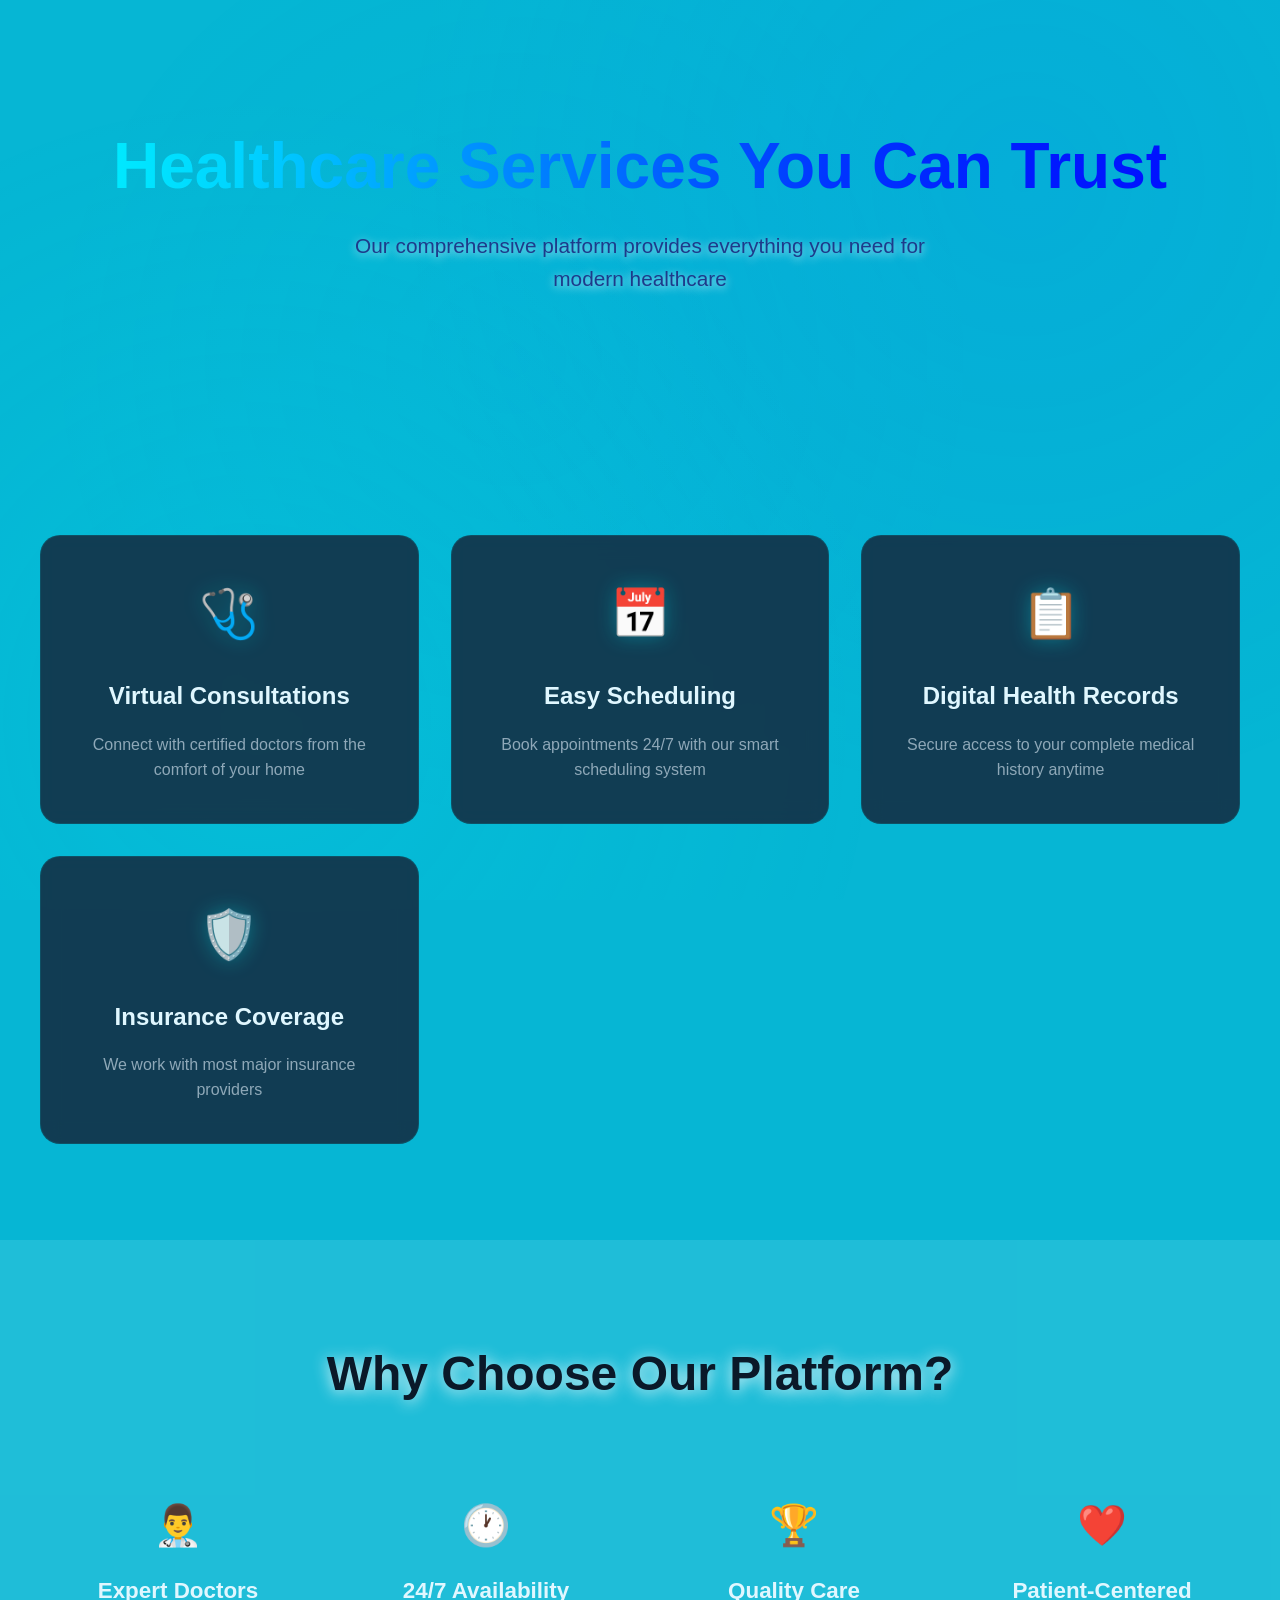
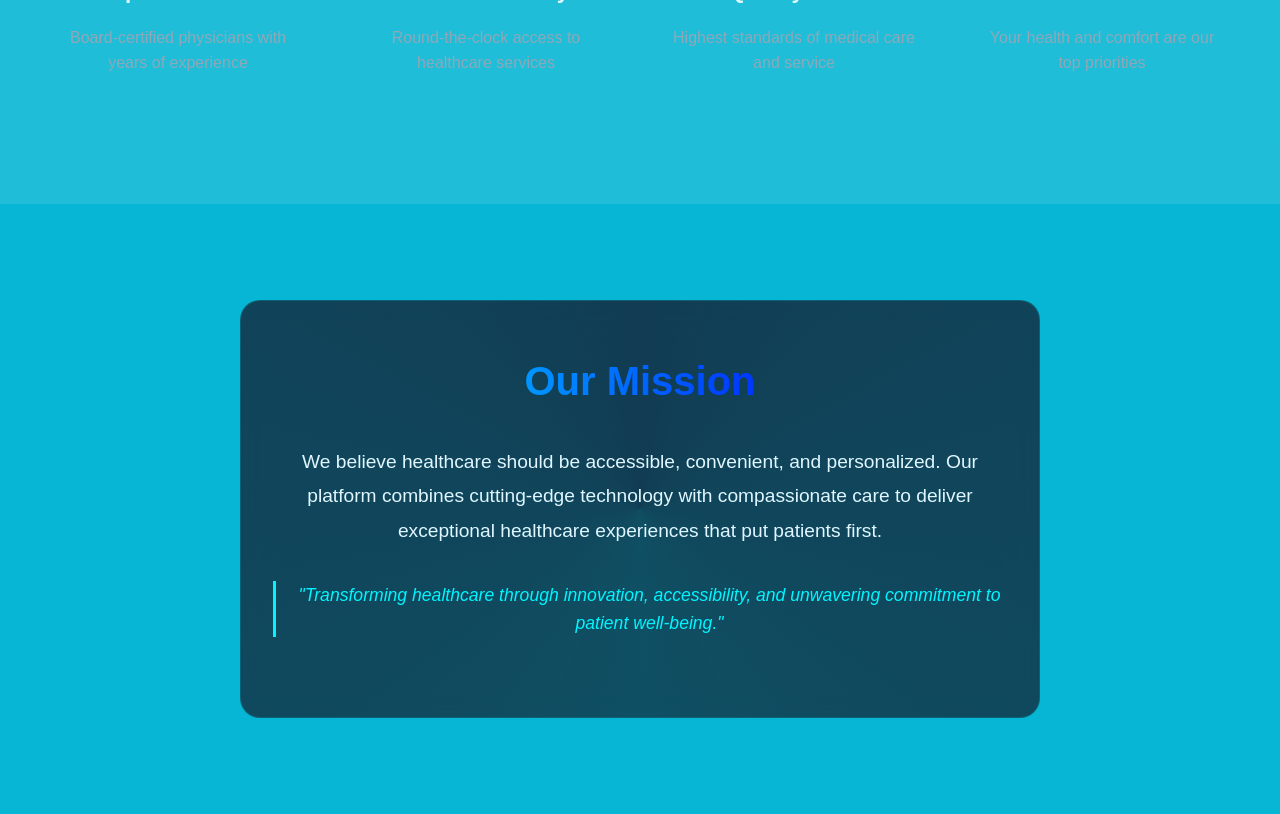
<file: VIORA-main/aboutUs.html>
<!DOCTYPE html>
<html lang="en">
<head>
    <meta charset="UTF-8">
    <meta name="viewport" content="width=device-width, initial-scale=1.0">
    <title>VIORA Health - Healthcare Services You Can Trust</title>
    <style>
        * {
            margin: 0;
            padding: 0;
            box-sizing: border-box;
        }

        :root {
            --gradient: linear-gradient(90deg, #00f5ff 0%, #00d4ff 16.66%, #0099ff 33.33%, #0066ff 50%, #0033ff 66.66%, #001aff 83.33%, #000dff 100%);
            --primary: #00f5ff;
            --secondary: #0066ff;
            --dark-bg: #0a0f1c;
            --card-bg: rgba(20, 30, 50, 0.8);
            --text-light: #e0f7ff;
            --text-muted: #8fa8b8;
            --accent-glow: rgba(0, 245, 255, 0.3);
        }

        body {
            font-family: 'Segoe UI', Tahoma, Geneva, Verdana, sans-serif;
            background: #06b6d4;
            color: var(--text-light);
            line-height: 1.6;
            overflow-x: hidden;
        }

        /* Background Animation */
        body::before {
            content: '';
            position: fixed;
            top: 0;
            left: 0;
            width: 100%;
            height: 100%;
            background: 
                radial-gradient(circle at 20% 80%, rgba(0, 245, 255, 0.1) 0%, transparent 50%),
                radial-gradient(circle at 80% 20%, rgba(0, 102, 255, 0.1) 0%, transparent 50%),
                radial-gradient(circle at 40% 40%, rgba(0, 153, 255, 0.05) 0%, transparent 50%);
            animation: backgroundShift 20s ease-in-out infinite;
            z-index: -1;
        }

        @keyframes backgroundShift {
            0%, 100% { transform: translate(0, 0) rotate(0deg); }
            33% { transform: translate(-20px, -20px) rotate(120deg); }
            66% { transform: translate(20px, 20px) rotate(240deg); }
        }

        /* Header */
        header {
            background: rgba(10, 15, 28, 0.9);
            backdrop-filter: blur(20px);
            border-bottom: 1px solid rgba(0, 245, 255, 0.1);
            position: fixed;
            width: 100%;
            top: 0;
            z-index: 1000;
            padding: 1rem 0;
        }

        nav {
            max-width: 1400px;
            margin: 0 auto;
            display: flex;
            justify-content: space-between;
            align-items: center;
            padding: 0 2rem;
        }

        .logo {
            display: flex;
            align-items: center;
            font-size: 1.8rem;
            font-weight: 700;
            background: var(--gradient);
            -webkit-background-clip: text;
            -webkit-text-fill-color: transparent;
            background-clip: text;
        }

        .logo::before {
            content: '⚕️';
            margin-right: 0.5rem;
            filter: hue-rotate(180deg) brightness(1.5);
        }

        .nav-links {
            display: flex;
            list-style: none;
            gap: 2rem;
        }

        .nav-links a {
            color: var(--text-light);
            text-decoration: none;
            transition: all 0.3s ease;
            position: relative;
            padding: 0.5rem 0;
        }

        .nav-links a::after {
            content: '';
            position: absolute;
            bottom: 0;
            left: 0;
            width: 0;
            height: 2px;
            background: var(--gradient);
            transition: width 0.3s ease;
        }

        .nav-links a:hover::after {
            width: 100%;
        }

        .nav-buttons {
            display: flex;
            gap: 1rem;
        }

        .btn {
            padding: 0.75rem 1.5rem;
            border: none;
            border-radius: 25px;
            font-weight: 600;
            text-decoration: none;
            transition: all 0.3s ease;
            cursor: pointer;
            position: relative;
            overflow: hidden;
        }

        .btn-outline {
            color: var(--primary);
            border: 2px solid var(--primary);
            background: transparent;
        }

        .btn-primary {
            background: var(--gradient);
            color: white;
            box-shadow: 0 4px 15px var(--accent-glow);
        }

        .btn:hover {
            transform: translateY(-2px);
        }

        .btn-primary:hover {
            box-shadow: 0 8px 25px var(--accent-glow);
        }

        /* Hero Section */
        .hero {
            padding: 8rem 2rem 4rem;
            text-align: center;
            position: relative;
            overflow: hidden;
        }

        .hero-content {
            max-width: 1200px;
            margin: 0 auto;
            position: relative;
            z-index: 2;
        }

        .hero h1 {
            font-size: 4rem;
            font-weight: 800;
            margin-bottom: 1.5rem;
            background: var(--gradient);
            -webkit-background-clip: text;
            -webkit-text-fill-color: transparent;
            background-clip: text;
            line-height: 1.2;
            animation: fadeInUp 1s ease 0.2s both;
        }

        .hero p {
            font-size: 1.3rem;
            color: #1e3a8a;
            margin-bottom: 2rem;
            max-width: 600px;
            margin-left: auto;
            margin-right: auto;
            animation: fadeInUp 1s ease 0.4s both;
            text-shadow: 0 2px 10px rgba(255, 255, 255, 0.8);
        }

        /* Services Grid */
        .services {
            padding: 6rem 2rem;
            position: relative;
        }

        .services-container {
            max-width: 1200px;
            margin: 0 auto;
        }

        .services-grid {
            display: grid;
            grid-template-columns: repeat(auto-fit, minmax(280px, 1fr));
            gap: 2rem;
            margin-top: 3rem;
        }

        .service-card {
            background: var(--card-bg);
            border-radius: 20px;
            padding: 2.5rem 2rem;
            text-align: center;
            border: 1px solid rgba(0, 245, 255, 0.1);
            backdrop-filter: blur(10px);
            transition: all 0.4s cubic-bezier(0.4, 0, 0.2, 1);
            position: relative;
            overflow: hidden;
        }

        .service-card::before {
            content: '';
            position: absolute;
            top: 0;
            left: -100%;
            width: 100%;
            height: 100%;
            background: linear-gradient(90deg, transparent, rgba(0, 245, 255, 0.1), transparent);
            transition: left 0.6s ease;
        }

        .service-card:hover::before {
            left: 100%;
        }

        .service-card:hover {
            transform: translateY(-10px);
            border-color: var(--primary);
            box-shadow: 0 20px 40px rgba(0, 245, 255, 0.2);
        }

        .service-icon {
            font-size: 3rem;
            margin-bottom: 1.5rem;
            color: var(--primary);
            display: block;
            filter: drop-shadow(0 0 10px var(--accent-glow));
        }

        .service-card h3 {
            font-size: 1.5rem;
            font-weight: 700;
            margin-bottom: 1rem;
            color: var(--text-light);
        }

        .service-card p {
            color: var(--text-muted);
            line-height: 1.6;
        }

        /* Why Choose Section */
        .why-choose {
            padding: 6rem 2rem;
            background: rgba(255, 255, 255, 0.1);
            position: relative;
        }

        .why-choose-container {
            max-width: 1200px;
            margin: 0 auto;
        }

        .section-title {
            text-align: center;
            font-size: 3rem;
            font-weight: 700;
            margin-bottom: 3rem;
            color: #0a1929;
            text-shadow: 0 2px 15px rgba(255, 255, 255, 0.9);
        }

        .features-grid {
            display: grid;
            grid-template-columns: repeat(auto-fit, minmax(250px, 1fr));
            gap: 2rem;
            margin-top: 3rem;
        }

        .feature-item {
            text-align: center;
            padding: 2rem 1rem;
            position: relative;
        }

        .feature-icon {
            font-size: 2.5rem;
            color: var(--primary);
            margin-bottom: 1rem;
            display: inline-block;
            animation: float 3s ease-in-out infinite;
        }

        .feature-item:nth-child(2) .feature-icon { animation-delay: 0.5s; }
        .feature-item:nth-child(3) .feature-icon { animation-delay: 1s; }
        .feature-item:nth-child(4) .feature-icon { animation-delay: 1.5s; }

        @keyframes float {
            0%, 100% { transform: translateY(0px); }
            50% { transform: translateY(-10px); }
        }

        .feature-item h4 {
            font-size: 1.4rem;
            font-weight: 600;
            margin-bottom: 1rem;
            color: var(--text-light);
        }

        .feature-item p {
            color: var(--text-muted);
            line-height: 1.6;
        }

        /* Mission Section */
        .mission {
            padding: 6rem 2rem;
            text-align: center;
            position: relative;
        }

        .mission-container {
            max-width: 800px;
            margin: 0 auto;
        }

        .mission-content {
            background: var(--card-bg);
            border-radius: 20px;
            padding: 3rem 2rem;
            border: 1px solid rgba(0, 245, 255, 0.2);
            backdrop-filter: blur(15px);
            position: relative;
            overflow: hidden;
        }

        .mission-content::before {
            content: '';
            position: absolute;
            top: -50%;
            left: -50%;
            width: 200%;
            height: 200%;
            background: conic-gradient(from 0deg, transparent, rgba(0, 245, 255, 0.1), transparent);
            animation: rotate 10s linear infinite;
        }

        @keyframes rotate {
            from { transform: rotate(0deg); }
            to { transform: rotate(360deg); }
        }

        .mission-text {
            position: relative;
            z-index: 2;
        }

        .mission h2 {
            font-size: 2.5rem;
            font-weight: 700;
            margin-bottom: 2rem;
            background: var(--gradient);
            -webkit-background-clip: text;
            -webkit-text-fill-color: transparent;
            background-clip: text;
        }

        .mission p {
            font-size: 1.2rem;
            color: var(--text-light);
            line-height: 1.8;
            margin-bottom: 2rem;
        }

        .mission-quote {
            font-size: 1.1rem;
            color: var(--primary);
            font-style: italic;
            border-left: 3px solid var(--primary);
            padding-left: 1rem;
            margin: 2rem 0;
        }

        /* Animations */
        @keyframes gradientFlow {
            0% { background-position: 0% 0%; }
            100% { background-position: 200% 0%; }
        }

        @keyframes fadeInUp {
            from {
                opacity: 0;
                transform: translateY(30px);
            }
            to {
                opacity: 1;
                transform: translateY(0);
            }
        }

        .service-card {
            animation: fadeInUp 0.6s ease forwards;
        }

        .service-card:nth-child(1) { animation-delay: 0.1s; }
        .service-card:nth-child(2) { animation-delay: 0.2s; }
        .service-card:nth-child(3) { animation-delay: 0.3s; }
        .service-card:nth-child(4) { animation-delay: 0.4s; }

        /* Responsive Design */
        @media (max-width: 768px) {
            .nav-links {
                display: none;
            }

            .hero h1 {
                font-size: 2.5rem;
            }

            .hero p {
                font-size: 1.1rem;
            }

            .services, .why-choose, .mission {
                padding: 4rem 1rem;
            }

            .services-grid, .features-grid {
                grid-template-columns: 1fr;
                gap: 1.5rem;
            }

            .section-title {
                font-size: 2rem;
            }

            nav {
                padding: 0 1rem;
            }

            .nav-buttons {
                gap: 0.5rem;
            }

            .btn {
                padding: 0.6rem 1.2rem;
                font-size: 0.9rem;
            }
        }

        /* Accessibility */
        @media (prefers-reduced-motion: reduce) {
            *, *::before, *::after {
                animation-duration: 0.01ms !important;
                animation-iteration-count: 1 !important;
                transition-duration: 0.01ms !important;
            }
        }

        /* Scroll animations */
        .scroll-reveal {
            opacity: 0;
            transform: translateY(30px);
            transition: all 0.6s ease;
        }

        .scroll-reveal.revealed {
            opacity: 1;
            transform: translateY(0);
        }
    </style>
</head>
<body>
    <section class="hero" id="home">
        <div class="hero-content">
            <h1>Healthcare Services You Can Trust</h1>
            <p>Our comprehensive platform provides everything you need for modern healthcare</p>
        </div>
    </section>

    <section class="services" id="services">
        <div class="services-container">
            <div class="services-grid">
                <div class="service-card">
                    <div class="service-icon">🩺</div>
                    <h3>Virtual Consultations</h3>
                    <p>Connect with certified doctors from the comfort of your home</p>
                </div>
                <div class="service-card">
                    <div class="service-icon">📅</div>
                    <h3>Easy Scheduling</h3>
                    <p>Book appointments 24/7 with our smart scheduling system</p>
                </div>
                <div class="service-card">
                    <div class="service-icon">📋</div>
                    <h3>Digital Health Records</h3>
                    <p>Secure access to your complete medical history anytime</p>
                </div>
                <div class="service-card">
                    <div class="service-icon">🛡️</div>
                    <h3>Insurance Coverage</h3>
                    <p>We work with most major insurance providers</p>
                </div>
            </div>
        </div>
    </section>

    <section class="why-choose" id="about">
        <div class="why-choose-container">
            <h2 class="section-title">Why Choose Our Platform?</h2>
            <div class="features-grid">
                <div class="feature-item">
                    <div class="feature-icon">👨‍⚕️</div>
                    <h4>Expert Doctors</h4>
                    <p>Board-certified physicians with years of experience</p>
                </div>
                <div class="feature-item">
                    <div class="feature-icon">🕐</div>
                    <h4>24/7 Availability</h4>
                    <p>Round-the-clock access to healthcare services</p>
                </div>
                <div class="feature-item">
                    <div class="feature-icon">🏆</div>
                    <h4>Quality Care</h4>
                    <p>Highest standards of medical care and service</p>
                </div>
                <div class="feature-item">
                    <div class="feature-icon">❤️</div>
                    <h4>Patient-Centered</h4>
                    <p>Your health and comfort are our top priorities</p>
                </div>
            </div>
        </div>
    </section>

    <section class="mission">
        <div class="mission-container">
            <div class="mission-content">
                <div class="mission-text">
                    <h2>Our Mission</h2>
                    <p>We believe healthcare should be accessible, convenient, and personalized. Our platform combines cutting-edge technology with compassionate care to deliver exceptional healthcare experiences that put patients first.</p>
                    <div class="mission-quote">
                        "Transforming healthcare through innovation, accessibility, and unwavering commitment to patient well-being."
                    </div>
                </div>
            </div>
        </div>
    </section>

    <script>
        // Smooth scroll reveal animation
        const scrollElements = document.querySelectorAll('.service-card, .feature-item, .mission-content');
        
        const elementInView = (el, dividend = 1) => {
            const elementTop = el.getBoundingClientRect().top;
            return (
                elementTop <= (window.innerHeight || document.documentElement.clientHeight) / dividend
            );
        };

        const displayScrollElement = (element) => {
            element.classList.add('scroll-reveal', 'revealed');
        };

        const handleScrollAnimation = () => {
            scrollElements.forEach((el) => {
                if (elementInView(el, 1.25)) {
                    displayScrollElement(el);
                }
            });
        };

        window.addEventListener('scroll', () => {
            handleScrollAnimation();
        });

        // Initialize scroll animation
        handleScrollAnimation();

        // Smooth scrolling for navigation links
        document.querySelectorAll('a[href^="#"]').forEach(anchor => {
            anchor.addEventListener('click', function (e) {
                e.preventDefault();
                const target = document.querySelector(this.getAttribute('href'));
                if (target) {
                    target.scrollIntoView({
                        behavior: 'smooth',
                        block: 'start'
                    });
                }
            });
        });

        // Add floating particles effect
        function createParticle() {
            const particle = document.createElement('div');
            particle.style.position = 'fixed';
            particle.style.width = '4px';
            particle.style.height = '4px';
            particle.style.background = 'rgba(0, 245, 255, 0.6)';
            particle.style.borderRadius = '50%';
            particle.style.pointerEvents = 'none';
            particle.style.zIndex = '1';
            particle.style.left = Math.random() * window.innerWidth + 'px';
            particle.style.top = window.innerHeight + 'px';
            particle.style.animation = 'particleFloat 8s linear forwards';
            
            document.body.appendChild(particle);
            
            setTimeout(() => {
                particle.remove();
            }, 8000);
        }

        // Add CSS for particle animation
        const particleStyle = document.createElement('style');
        particleStyle.textContent = `
            @keyframes particleFloat {
                to {
                    transform: translateY(-${window.innerHeight + 100}px) rotate(360deg);
                    opacity: 0;
                }
            }
        `;
        document.head.appendChild(particleStyle);

        // Create particles periodically
        setInterval(createParticle, 2000);
    </script>
</body>
</html>
</file>
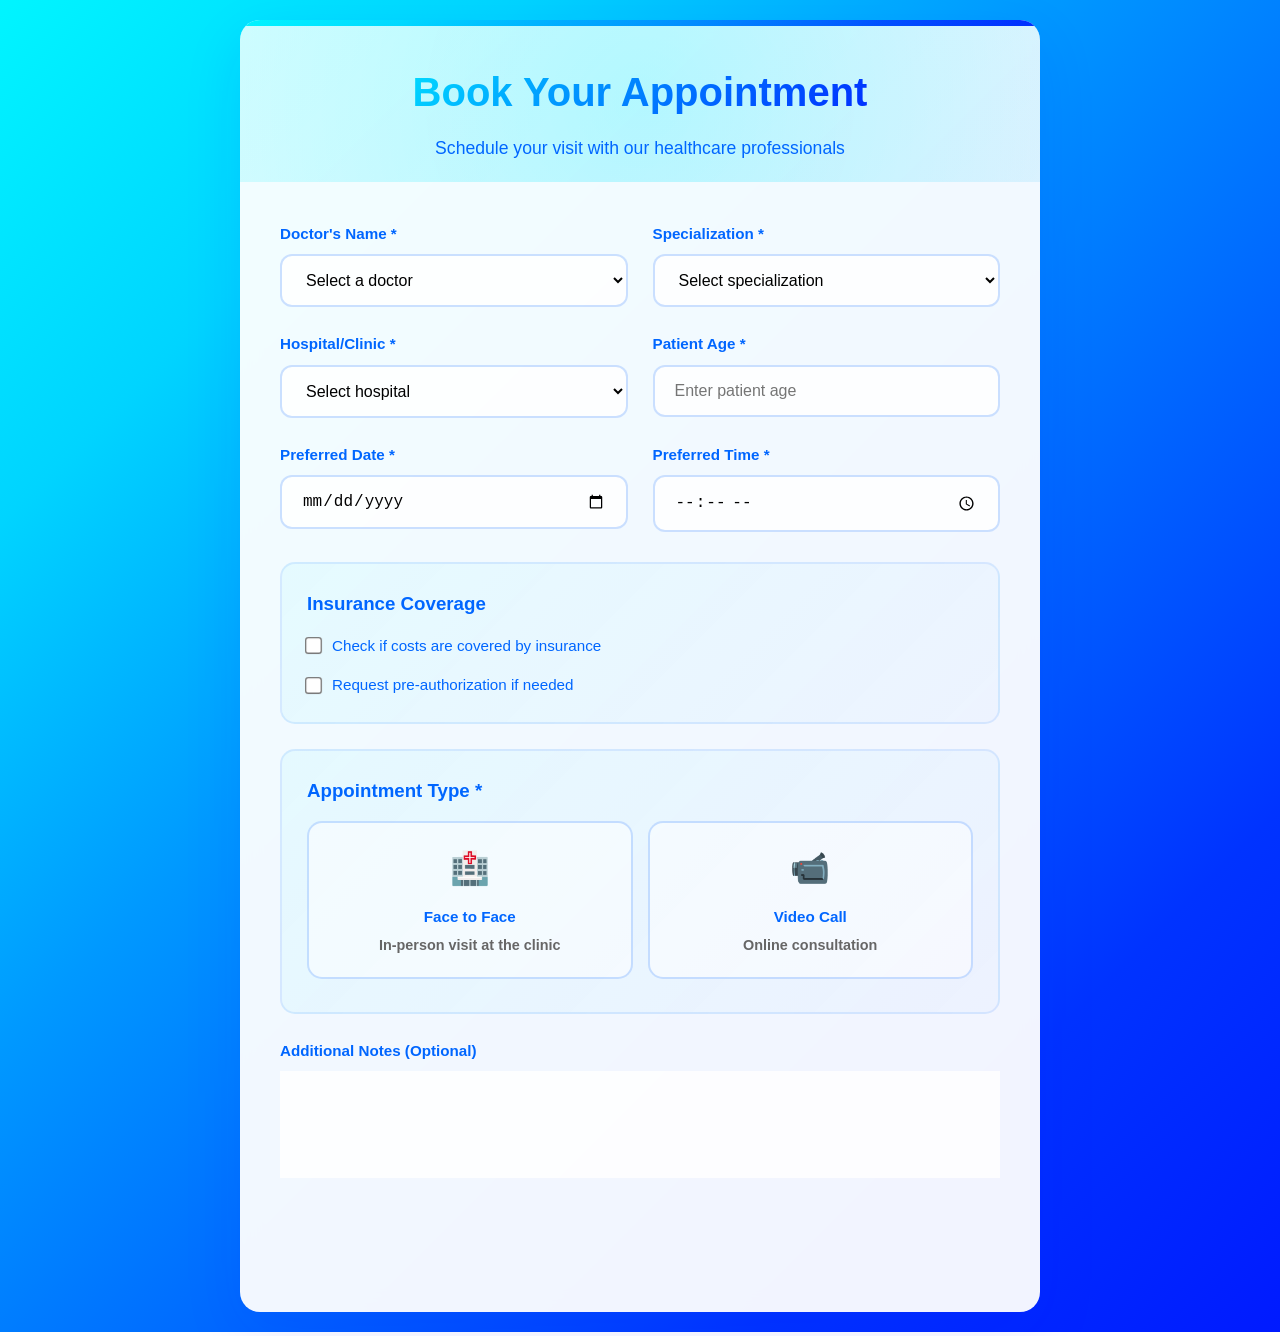
<file: VIORA-main/bookappointment.html>
<!DOCTYPE html>
<html lang="en">
<head>
    <meta charset="UTF-8">
    <meta name="viewport" content="width=device-width, initial-scale=1.0">
    <title>Book Your Appointment</title>
    <style>
        * {
            margin: 0;
            padding: 0;
            box-sizing: border-box;
        }

        :root {
            --gradient: linear-gradient(135deg, #00f5ff 0%, #00d4ff 20%, #0099ff 40%, #0066ff 60%, #0033ff 80%, #001aff 100%);
            --primary: #00f5ff;
            --secondary: #0066ff;
            --dark: #001a33;
            --light: #f8fdff;
            --shadow: rgba(0, 26, 255, 0.1);
            --accent: rgba(0, 245, 255, 0.2);
        }

        body {
            font-family: 'Segoe UI', Tahoma, Geneva, Verdana, sans-serif;
            background: var(--gradient);
            min-height: 100vh;
            padding: 20px;
            color: var(--dark);
            line-height: 1.6;
        }

        .container {
            max-width: 800px;
            margin: 0 auto;
            background: rgba(255, 255, 255, 0.95);
            backdrop-filter: blur(10px);
            border-radius: 20px;
            box-shadow: 0 20px 60px var(--shadow);
            overflow: hidden;
            position: relative;
        }

        .container::before {
            content: '';
            position: absolute;
            top: 0;
            left: 0;
            right: 0;
            height: 6px;
            background: var(--gradient);
        }

        .header {
            padding: 40px 40px 20px;
            text-align: center;
            background: linear-gradient(135deg, rgba(0, 245, 255, 0.1), rgba(0, 102, 255, 0.05));
            position: relative;
            overflow: hidden;
        }

        .header::after {
            content: '';
            position: absolute;
            top: -50%;
            left: -50%;
            width: 200%;
            height: 200%;
            background: radial-gradient(circle, var(--accent) 0%, transparent 70%);
            animation: pulse 4s ease-in-out infinite;
        }

        @keyframes pulse {
            0%, 100% { transform: scale(1) rotate(0deg); opacity: 0.3; }
            50% { transform: scale(1.1) rotate(180deg); opacity: 0.1; }
        }

        .header h1 {
            font-size: 2.5rem;
            font-weight: 700;
            background: var(--gradient);
            -webkit-background-clip: text;
            -webkit-text-fill-color: transparent;
            background-clip: text;
            margin-bottom: 10px;
            position: relative;
            z-index: 2;
        }

        .header p {
            color: var(--secondary);
            font-size: 1.1rem;
            position: relative;
            z-index: 2;
        }

        .form-container {
            padding: 40px;
        }

        .form-grid {
            display: grid;
            grid-template-columns: repeat(auto-fit, minmax(280px, 1fr));
            gap: 25px;
            margin-bottom: 30px;
        }

        .form-group {
            position: relative;
        }

        .form-group.full-width {
            grid-column: 1 / -1;
        }

        label {
            display: block;
            margin-bottom: 8px;
            font-weight: 600;
            color: var(--secondary);
            font-size: 0.95rem;
            transition: color 0.3s ease;
        }

        input, select, textarea {
            width: 100%;
            padding: 15px 20px;
            border: 2px solid rgba(0, 102, 255, 0.2);
            border-radius: 12px;
            font-size: 1rem;
            transition: all 0.3s cubic-bezier(0.4, 0, 0.2, 1);
            background: rgba(255, 255, 255, 0.8);
            backdrop-filter: blur(5px);
        }

        input:focus, select:focus, textarea:focus {
            outline: none;
            border-color: var(--primary);
            background: white;
            transform: translateY(-2px);
            box-shadow: 0 8px 25px rgba(0, 245, 255, 0.2);
        }

        input:focus + .focus-line, select:focus + .focus-line {
            transform: scaleX(1);
        }

        .focus-line {
            position: absolute;
            bottom: 0;
            left: 0;
            height: 2px;
            width: 100%;
            background: var(--gradient);
            transform: scaleX(0);
            transition: transform 0.3s ease;
        }

        .checkbox-group {
            background: linear-gradient(135deg, rgba(0, 245, 255, 0.05), rgba(0, 102, 255, 0.02));
            border-radius: 15px;
            padding: 25px;
            border: 2px solid rgba(0, 102, 255, 0.1);
            margin: 25px 0;
        }

        .checkbox-item {
            display: flex;
            align-items: center;
            margin-bottom: 15px;
            cursor: pointer;
            transition: transform 0.2s ease;
        }

        .checkbox-item:hover {
            transform: translateX(5px);
        }

        .checkbox-item:last-child {
            margin-bottom: 0;
        }

        .checkbox-item input[type="checkbox"] {
            width: auto;
            margin-right: 12px;
            cursor: pointer;
            transform: scale(1.3);
        }

        .checkbox-item input[type="radio"] {
            width: auto;
            margin-right: 12px;
            cursor: pointer;
            transform: scale(1.3);
        }

        .checkbox-item label {
            margin: 0;
            cursor: pointer;
            font-weight: 500;
        }

        .appointment-type {
            display: grid;
            grid-template-columns: 1fr 1fr;
            gap: 15px;
            margin-top: 15px;
        }

        .type-option {
            position: relative;
            overflow: hidden;
        }

        .type-option input[type="radio"] {
            display: none;
        }

        .type-option label {
            display: flex;
            flex-direction: column;
            align-items: center;
            padding: 20px;
            border: 2px solid rgba(0, 102, 255, 0.2);
            border-radius: 15px;
            cursor: pointer;
            transition: all 0.3s ease;
            background: rgba(255, 255, 255, 0.5);
            text-align: center;
        }

        .type-option input[type="radio"]:checked + label {
            border-color: var(--primary);
            background: linear-gradient(135deg, rgba(0, 245, 255, 0.1), rgba(0, 102, 255, 0.05));
            transform: scale(1.05);
        }

        .type-icon {
            font-size: 2rem;
            margin-bottom: 10px;
        }

        .submit-btn {
            background: var(--gradient);
            color: white;
            border: none;
            padding: 18px 40px;
            font-size: 1.1rem;
            font-weight: 600;
            border-radius: 50px;
            cursor: pointer;
            transition: all 0.3s cubic-bezier(0.4, 0, 0.2, 1);
            display: block;
            margin: 30px auto 0;
            position: relative;
            overflow: hidden;
        }

        .submit-btn::before {
            content: '';
            position: absolute;
            top: 50%;
            left: 50%;
            width: 0;
            height: 0;
            background: rgba(255, 255, 255, 0.2);
            border-radius: 50%;
            transform: translate(-50%, -50%);
            transition: width 0.6s ease, height 0.6s ease;
        }

        .submit-btn:hover {
            transform: translateY(-3px);
            box-shadow: 0 15px 35px rgba(0, 102, 255, 0.3);
        }

        .submit-btn:hover::before {
            width: 300px;
            height: 300px;
        }

        .submit-btn span {
            position: relative;
            z-index: 1;
        }

        /* Animations */
        @keyframes fadeInUp {
            from {
                opacity: 0;
                transform: translateY(30px);
            }
            to {
                opacity: 1;
                transform: translateY(0);
            }
        }

        .form-group {
            animation: fadeInUp 0.6s ease forwards;
        }

        .form-group:nth-child(1) { animation-delay: 0.1s; }
        .form-group:nth-child(2) { animation-delay: 0.2s; }
        .form-group:nth-child(3) { animation-delay: 0.3s; }
        .form-group:nth-child(4) { animation-delay: 0.4s; }
        .form-group:nth-child(5) { animation-delay: 0.5s; }
        .form-group:nth-child(6) { animation-delay: 0.6s; }

        /* Responsive Design */
        @media (max-width: 768px) {
            .container {
                margin: 10px;
                border-radius: 15px;
            }

            .header, .form-container {
                padding: 25px 20px;
            }

            .header h1 {
                font-size: 2rem;
            }

            .form-grid {
                grid-template-columns: 1fr;
                gap: 20px;
            }

            .appointment-type {
                grid-template-columns: 1fr;
            }

            .type-option label {
                padding: 15px;
            }

            .submit-btn {
                width: 100%;
                padding: 15px 30px;
            }
        }

        @media (max-width: 480px) {
            body {
                padding: 10px;
            }

            .header h1 {
                font-size: 1.8rem;
            }

            .form-container {
                padding: 20px 15px;
            }
        }

        /* Accessibility improvements */
        @media (prefers-reduced-motion: reduce) {
            *, *::before, *::after {
                animation-duration: 0.01ms !important;
                animation-iteration-count: 1 !important;
                transition-duration: 0.01ms !important;
            }
        }

        /* High contrast mode support */
        @media (prefers-contrast: high) {
            input, select, textarea {
                border-color: var(--dark);
            }

            input:focus, select:focus, textarea:focus {
                border-color: var(--secondary);
                box-shadow: 0 0 0 3px rgba(0, 102, 255, 0.5);
            }
        }
    </style>
</head>
<body>
    <div class="container">
        <div class="header">
            <h1>Book Your Appointment</h1>
            <p>Schedule your visit with our healthcare professionals</p>
        </div>

        <div class="form-container">
            <form id="appointmentForm" role="form" aria-label="Doctor appointment booking form">
                <div class="form-grid">
                    <div class="form-group">
                        <label for="doctorName">Doctor's Name *</label>
                        <select id="doctorName" name="doctorName" required aria-required="true">
                            <option value="">Select a doctor</option>
                            <option value="dr-smith">Dr. Sarah Smith</option>
                            <option value="dr-johnson">Dr. Michael Johnson</option>
                            <option value="dr-williams">Dr. Emily Williams</option>
                            <option value="dr-brown">Dr. David Brown</option>
                            <option value="dr-davis">Dr. Lisa Davis</option>
                        </select>
                    </div>

                    <div class="form-group">
                        <label for="specialization">Specialization *</label>
                        <select id="specialization" name="specialization" required aria-required="true">
                            <option value="">Select specialization</option>
                            <option value="cardiology">Cardiology</option>
                            <option value="dermatology">Dermatology</option>
                            <option value="neurology">Neurology</option>
                            <option value="orthopedics">Orthopedics</option>
                            <option value="pediatrics">Pediatrics</option>
                            <option value="psychiatry">Psychiatry</option>
                            <option value="general">General Medicine</option>
                        </select>
                    </div>

                    <div class="form-group">
                        <label for="hospitalName">Hospital/Clinic *</label>
                        <select id="hospitalName" name="hospitalName" required aria-required="true">
                            <option value="">Select hospital</option>
                            <option value="city-general">City General Hospital</option>
                            <option value="mercy-medical">Mercy Medical Center</option>
                            <option value="st-marys">St. Mary's Hospital</option>
                            <option value="downtown-clinic">Downtown Health Clinic</option>
                            <option value="wellness-center">Wellness Medical Center</option>
                        </select>
                    </div>

                    <div class="form-group">
                        <label for="patientAge">Patient Age *</label>
                        <input type="number" id="patientAge" name="patientAge" min="1" max="120" required aria-required="true" placeholder="Enter patient age">
                    </div>

                    <div class="form-group">
                        <label for="appointmentDate">Preferred Date *</label>
                        <input type="date" id="appointmentDate" name="appointmentDate" required aria-required="true">
                    </div>

                    <div class="form-group">
                        <label for="appointmentTime">Preferred Time *</label>
                        <input type="time" id="appointmentTime" name="appointmentTime" required aria-required="true">
                    </div>
                </div>

                <div class="checkbox-group" role="group" aria-labelledby="insurance-heading">
                    <h3 id="insurance-heading" style="margin-bottom: 15px; color: var(--secondary);">Insurance Coverage</h3>
                    <div class="checkbox-item">
                        <input type="checkbox" id="checkInsurance" name="checkInsurance" value="yes">
                        <label for="checkInsurance">Check if costs are covered by insurance</label>
                    </div>
                    <div class="checkbox-item">
                        <input type="checkbox" id="preAuth" name="preAuth" value="yes">
                        <label for="preAuth">Request pre-authorization if needed</label>
                    </div>
                </div>

                <div class="checkbox-group" role="radiogroup" aria-labelledby="appointment-type-heading">
                    <h3 id="appointment-type-heading" style="margin-bottom: 15px; color: var(--secondary);">Appointment Type *</h3>
                    <div class="appointment-type">
                        <div class="type-option">
                            <input type="radio" id="faceToFace" name="appointmentType" value="face-to-face" required aria-required="true">
                            <label for="faceToFace">
                                <div class="type-icon">🏥</div>
                                <strong>Face to Face</strong>
                                <span style="font-size: 0.9rem; color: #666; margin-top: 5px;">In-person visit at the clinic</span>
                            </label>
                        </div>
                        <div class="type-option">
                            <input type="radio" id="videoCall" name="appointmentType" value="video-call" required aria-required="true">
                            <label for="videoCall">
                                <div class="type-icon">📹</div>
                                <strong>Video Call</strong>
                                <span style="font-size: 0.9rem; color: #666; margin-top: 5px;">Online consultation</span>
                            </label>
                        </div>
                    </div>
                </div>

                <div class="form-group full-width">
                    <label for="additionalNotes">Additional Notes (Optional)</label>
                    <textarea id="additionalNotes" name="additionalNotes" rows="4" placeholder="Any specific concerns or information you'd like to share..."></textarea>
                </div>

                <button type="submit" class="submit-btn" aria-label="Submit appointment booking form">
                    <span>Book Appointment</span>
                </button>
            </form>
        </div>
    </div>

    <script>
        // Set minimum date to today
        const today = new Date().toISOString().split('T')[0];
        document.getElementById('appointmentDate').setAttribute('min', today);

        // Form submission handler
        document.getElementById('appointmentForm').addEventListener('submit', function(e) {
            e.preventDefault();
            
            // Simple form validation feedback
            const submitBtn = document.querySelector('.submit-btn span');
            const originalText = submitBtn.textContent;
            
            submitBtn.textContent = 'Booking...';
            
            // Simulate booking process
            setTimeout(() => {
                submitBtn.textContent = 'Appointment Booked! ✓';
                setTimeout(() => {
                    submitBtn.textContent = originalText;
                }, 3000);
            }, 2000);
        });

        // Dynamic doctor-specialization matching (optional enhancement)
        const doctorSpecializations = {
            'dr-smith': 'cardiology',
            'dr-johnson': 'orthopedics',
            'dr-williams': 'pediatrics',
            'dr-brown': 'neurology',
            'dr-davis': 'dermatology'
        };

        document.getElementById('doctorName').addEventListener('change', function() {
            const selectedDoctor = this.value;
            const specializationSelect = document.getElementById('specialization');
            
            if (selectedDoctor && doctorSpecializations[selectedDoctor]) {
                specializationSelect.value = doctorSpecializations[selectedDoctor];
            }
        });
    </script>
</body>
</html>
</file>
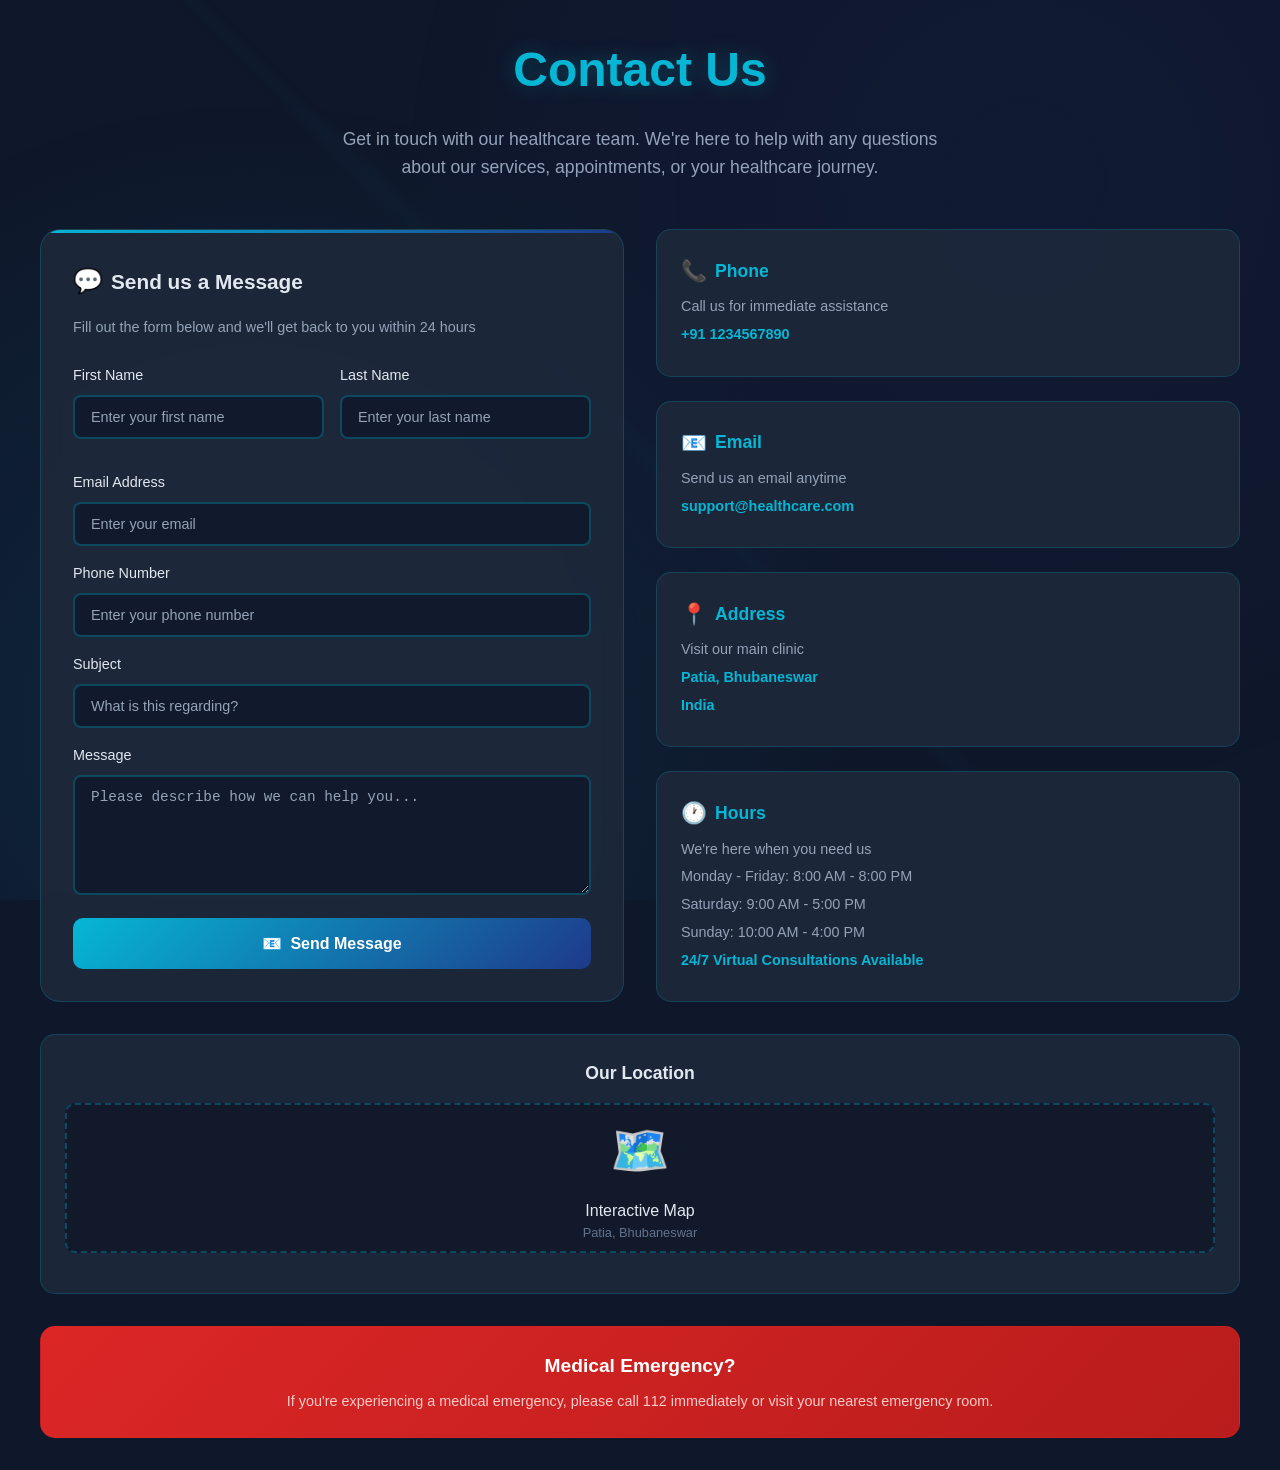
<file: VIORA-main/contactUs.html>
<!DOCTYPE html>
<html lang="en">
<head>
    <meta charset="UTF-8">
    <meta name="viewport" content="width=device-width, initial-scale=1.0">
    <title>Contact Us - Healthcare Services</title>
    <style>
        * {
            margin: 0;
            padding: 0;
            box-sizing: border-box;
        }

        :root {
            --primary: #06b6d4;
            --secondary: #1e3a8a;
            --dark-bg: #1e293b;
            --card-bg: rgba(30, 41, 59, 0.9);
            --text-light: #e2e8f0;
            --text-muted: #94a3b8;
            --accent-glow: rgba(6, 182, 212, 0.3);
            --emergency-red: #dc2626;
        }

        body {
            font-family: 'Segoe UI', Tahoma, Geneva, Verdana, sans-serif;
            background: #0f172a;
            color: var(--text-light);
            line-height: 1.6;
            min-height: 100vh;
            padding: 2rem 1rem;
        }

        /* Background Pattern */
        body::before {
            content: '';
            position: fixed;
            top: 0;
            left: 0;
            width: 100%;
            height: 100%;
            background: 
                radial-gradient(circle at 20% 80%, rgba(6, 182, 212, 0.1) 0%, transparent 50%),
                radial-gradient(circle at 80% 20%, rgba(30, 58, 138, 0.1) 0%, transparent 50%),
                linear-gradient(45deg, transparent 49%, rgba(6, 182, 212, 0.02) 50%, transparent 51%);
            z-index: -1;
        }

        .container {
            max-width: 1200px;
            margin: 0 auto;
        }

        .header {
            text-align: center;
            margin-bottom: 3rem;
            animation: fadeInDown 1s ease;
        }

        .header h1 {
            font-size: 3rem;
            font-weight: 800;
            margin-bottom: 1rem;
            color: var(--primary);
            text-shadow: 0 0 20px var(--accent-glow);
            animation: glow 2s ease-in-out infinite alternate;
        }

        @keyframes glow {
            from { text-shadow: 0 0 20px var(--accent-glow); }
            to { text-shadow: 0 0 30px var(--accent-glow), 0 0 40px var(--accent-glow); }
        }

        .header p {
            font-size: 1.1rem;
            color: var(--text-muted);
            max-width: 600px;
            margin: 0 auto;
        }

        .contact-grid {
            display: grid;
            grid-template-columns: 1fr 1fr;
            gap: 2rem;
            margin-bottom: 2rem;
        }

        .contact-form {
            background: var(--card-bg);
            border-radius: 20px;
            padding: 2rem;
            border: 1px solid rgba(6, 182, 212, 0.2);
            backdrop-filter: blur(10px);
            position: relative;
            overflow: hidden;
        }

        .contact-form::before {
            content: '';
            position: absolute;
            top: 0;
            left: 0;
            right: 0;
            height: 3px;
            background: linear-gradient(90deg, var(--primary), var(--secondary));
        }

        .form-title {
            display: flex;
            align-items: center;
            margin-bottom: 1rem;
            font-size: 1.3rem;
            font-weight: 600;
            color: var(--text-light);
        }

        .form-title::before {
            content: '💬';
            margin-right: 0.5rem;
            font-size: 1.5rem;
        }

        .form-subtitle {
            color: var(--text-muted);
            font-size: 0.9rem;
            margin-bottom: 1.5rem;
        }

        .form-row {
            display: grid;
            grid-template-columns: 1fr 1fr;
            gap: 1rem;
            margin-bottom: 1rem;
        }

        .form-group {
            margin-bottom: 1rem;
        }

        label {
            display: block;
            margin-bottom: 0.5rem;
            font-weight: 500;
            color: var(--text-light);
            font-size: 0.9rem;
        }

        input, textarea {
            width: 100%;
            padding: 0.75rem 1rem;
            background: rgba(15, 23, 42, 0.8);
            border: 2px solid rgba(6, 182, 212, 0.3);
            border-radius: 8px;
            color: var(--text-light);
            font-size: 0.9rem;
            transition: all 0.3s ease;
        }

        input::placeholder, textarea::placeholder {
            color: var(--text-muted);
        }

        input:focus, textarea:focus {
            outline: none;
            border-color: var(--primary);
            background: rgba(15, 23, 42, 1);
            box-shadow: 0 0 0 3px rgba(6, 182, 212, 0.1);
        }

        textarea {
            resize: vertical;
            min-height: 120px;
        }

        .send-btn {
            width: 100%;
            padding: 1rem;
            background: linear-gradient(135deg, var(--primary), var(--secondary));
            color: white;
            border: none;
            border-radius: 10px;
            font-size: 1rem;
            font-weight: 600;
            cursor: pointer;
            transition: all 0.3s ease;
            position: relative;
            overflow: hidden;
        }

        .send-btn::before {
            content: '📧';
            margin-right: 0.5rem;
        }

        .send-btn:hover {
            transform: translateY(-2px);
            box-shadow: 0 10px 25px rgba(6, 182, 212, 0.3);
        }

        .send-btn:active {
            transform: translateY(0);
        }

        .contact-info {
            display: grid;
            gap: 1.5rem;
        }

        .info-card {
            background: var(--card-bg);
            border-radius: 15px;
            padding: 1.5rem;
            border: 1px solid rgba(6, 182, 212, 0.2);
            backdrop-filter: blur(10px);
            transition: all 0.3s ease;
            position: relative;
        }

        .info-card:hover {
            transform: translateY(-5px);
            border-color: var(--primary);
            box-shadow: 0 10px 30px rgba(6, 182, 212, 0.2);
        }

        .info-card h3 {
            display: flex;
            align-items: center;
            margin-bottom: 0.5rem;
            color: var(--primary);
            font-size: 1.1rem;
            font-weight: 600;
        }

        .info-card .icon {
            margin-right: 0.5rem;
            font-size: 1.3rem;
        }

        .info-card p, .info-card div {
            color: var(--text-muted);
            font-size: 0.9rem;
            margin-bottom: 0.3rem;
        }

        .info-card .highlight {
            color: var(--primary);
            font-weight: 600;
        }

        .map-section {
            background: var(--card-bg);
            border-radius: 15px;
            padding: 1.5rem;
            border: 1px solid rgba(6, 182, 212, 0.2);
            text-align: center;
            position: relative;
            overflow: hidden;
        }

        .map-section h3 {
            color: var(--text-light);
            margin-bottom: 1rem;
            font-size: 1.1rem;
        }

        .map-placeholder {
            background: rgba(15, 23, 42, 0.8);
            border: 2px dashed rgba(6, 182, 212, 0.3);
            border-radius: 10px;
            height: 150px;
            display: flex;
            flex-direction: column;
            align-items: center;
            justify-content: center;
            margin-bottom: 1rem;
            transition: all 0.3s ease;
        }

        .map-placeholder:hover {
            border-color: var(--primary);
            background: rgba(6, 182, 212, 0.05);
        }

        .map-icon {
            font-size: 3rem;
            color: var(--primary);
            margin-bottom: 0.5rem;
            animation: bounce 2s infinite;
        }

        @keyframes bounce {
            0%, 20%, 50%, 80%, 100% { transform: translateY(0); }
            40% { transform: translateY(-10px); }
            60% { transform: translateY(-5px); }
        }

        .emergency-banner {
            background: linear-gradient(135deg, var(--emergency-red), #b91c1c);
            border-radius: 15px;
            padding: 1.5rem;
            text-align: center;
            margin-top: 2rem;
            border: 1px solid rgba(220, 38, 38, 0.3);
            animation: pulse 2s infinite;
        }

        @keyframes pulse {
            0%, 100% { box-shadow: 0 0 0 0 rgba(220, 38, 38, 0.4); }
            50% { box-shadow: 0 0 0 10px rgba(220, 38, 38, 0); }
        }

        .emergency-banner h3 {
            color: white;
            font-size: 1.2rem;
            font-weight: 700;
            margin-bottom: 0.5rem;
        }

        .emergency-banner p {
            color: #fecaca;
            font-size: 0.9rem;
        }

        /* Animations */
        @keyframes fadeInDown {
            from { opacity: 0; transform: translateY(-30px); }
            to { opacity: 1; transform: translateY(0); }
        }

        @keyframes fadeInUp {
            from { opacity: 0; transform: translateY(30px); }
            to { opacity: 1; transform: translateY(0); }
        }

        .contact-form {
            animation: fadeInUp 0.8s ease 0.2s both;
        }

        .info-card:nth-child(1) { animation: fadeInUp 0.8s ease 0.3s both; }
        .info-card:nth-child(2) { animation: fadeInUp 0.8s ease 0.4s both; }
        .info-card:nth-child(3) { animation: fadeInUp 0.8s ease 0.5s both; }
        .info-card:nth-child(4) { animation: fadeInUp 0.8s ease 0.6s both; }

        .map-section {
            animation: fadeInUp 0.8s ease 0.7s both;
        }

        .emergency-banner {
            animation: fadeInUp 0.8s ease 0.8s both;
        }

        /* Responsive Design */
        @media (max-width: 768px) {
            .container {
                padding: 0 1rem;
            }

            .header h1 {
                font-size: 2.5rem;
            }

            .contact-grid {
                grid-template-columns: 1fr;
                gap: 1.5rem;
            }

            .form-row {
                grid-template-columns: 1fr;
            }

            .contact-form, .info-card, .map-section {
                padding: 1.5rem;
            }
        }

        @media (max-width: 480px) {
            body {
                padding: 1rem 0.5rem;
            }

            .header h1 {
                font-size: 2rem;
            }

            .contact-form, .info-card, .map-section {
                padding: 1rem;
            }

            .form-title {
                font-size: 1.1rem;
            }
        }

        /* Accessibility */
        @media (prefers-reduced-motion: reduce) {
            *, *::before, *::after {
                animation-duration: 0.01ms !important;
                animation-iteration-count: 1 !important;
                transition-duration: 0.01ms !important;
            }
        }
    </style>
</head>
<body>
    <div class="container">
        <div class="header">
            <h1>Contact Us</h1>
            <p>Get in touch with our healthcare team. We're here to help with any questions about our services, appointments, or your healthcare journey.</p>
        </div>

        <div class="contact-grid">
            <div class="contact-form">
                <h2 class="form-title">Send us a Message</h2>
                <p class="form-subtitle">Fill out the form below and we'll get back to you within 24 hours</p>
                
                <form id="contactForm">
                    <div class="form-row">
                        <div class="form-group">
                            <label for="firstName">First Name</label>
                            <input type="text" id="firstName" name="firstName" placeholder="Enter your first name" required>
                        </div>
                        <div class="form-group">
                            <label for="lastName">Last Name</label>
                            <input type="text" id="lastName" name="lastName" placeholder="Enter your last name" required>
                        </div>
                    </div>

                    <div class="form-group">
                        <label for="email">Email Address</label>
                        <input type="email" id="email" name="email" placeholder="Enter your email" required>
                    </div>

                    <div class="form-group">
                        <label for="phone">Phone Number</label>
                        <input type="tel" id="phone" name="phone" placeholder="Enter your phone number">
                    </div>

                    <div class="form-group">
                        <label for="subject">Subject</label>
                        <input type="text" id="subject" name="subject" placeholder="What is this regarding?" required>
                    </div>

                    <div class="form-group">
                        <label for="message">Message</label>
                        <textarea id="message" name="message" placeholder="Please describe how we can help you..." required></textarea>
                    </div>

                    <button type="submit" class="send-btn">Send Message</button>
                </form>
            </div>

            <div class="contact-info">
                <div class="info-card">
                    <h3><span class="icon">📞</span> Phone</h3>
                    <p>Call us for immediate assistance</p>
                    <div class="highlight">+91 1234567890</div>
                </div>

                <div class="info-card">
                    <h3><span class="icon">📧</span> Email</h3>
                    <p>Send us an email anytime</p>
                    <div class="highlight">support@healthcare.com</div>
                </div>

                <div class="info-card">
                    <h3><span class="icon">📍</span> Address</h3>
                    <p>Visit our main clinic</p>
                    <div class="highlight">Patia, Bhubaneswar</div>
                    <div class="highlight">India</div>
                </div>

                <div class="info-card">
                    <h3><span class="icon">🕐</span> Hours</h3>
                    <p>We're here when you need us</p>
                    <div>Monday - Friday: 8:00 AM - 8:00 PM</div>
                    <div>Saturday: 9:00 AM - 5:00 PM</div>
                    <div>Sunday: 10:00 AM - 4:00 PM</div>
                    <div class="highlight">24/7 Virtual Consultations Available</div>
                </div>
            </div>
        </div>

        <div class="map-section">
            <h3>Our Location</h3>
            <div class="map-placeholder">
                <div class="map-icon">🗺️</div>
                <div>Interactive Map</div>
                <div style="font-size: 0.8rem; color: #64748b;">Patia, Bhubaneswar</div>
            </div>
        </div>

        <div class="emergency-banner">
            <h3>Medical Emergency?</h3>
            <p>If you're experiencing a medical emergency, please call 112 immediately or visit your nearest emergency room.</p>
        </div>
    </div>

    <script>
        // Form submission handler
        document.getElementById('contactForm').addEventListener('submit', function(e) {
            e.preventDefault();
            
            const submitBtn = document.querySelector('.send-btn');
            const originalText = submitBtn.innerHTML;
            
            // Show loading state
            submitBtn.innerHTML = '📤 Sending...';
            submitBtn.disabled = true;
            
            // Simulate form submission
            setTimeout(() => {
                submitBtn.innerHTML = '✅ Message Sent!';
                setTimeout(() => {
                    submitBtn.innerHTML = originalText;
                    submitBtn.disabled = false;
                    // Reset form
                    this.reset();
                }, 2000);
            }, 1500);
        });

        // Add floating particles effect
        function createParticle() {
            const particle = document.createElement('div');
            particle.style.cssText = `
                position: fixed;
                width: 3px;
                height: 3px;
                background: rgba(6, 182, 212, 0.6);
                border-radius: 50%;
                pointer-events: none;
                z-index: 1;
                left: ${Math.random() * window.innerWidth}px;
                top: ${window.innerHeight + 10}px;
                animation: particleFloat 8s linear forwards;
            `;
            
            document.body.appendChild(particle);
            setTimeout(() => particle.remove(), 8000);
        }

        // Add particle animation styles
        const particleStyle = document.createElement('style');
        particleStyle.textContent = `
            @keyframes particleFloat {
                to {
                    transform: translateY(-${window.innerHeight + 100}px) rotate(360deg);
                    opacity: 0;
                }
            }
        `;
        document.head.appendChild(particleStyle);

        // Create particles periodically
        setInterval(createParticle, 3000);

        // Add interactive hover effects
        document.querySelectorAll('.info-card').forEach(card => {
            card.addEventListener('mouseenter', function() {
                this.style.transform = 'translateY(-8px) scale(1.02)';
            });
            
            card.addEventListener('mouseleave', function() {
                this.style.transform = 'translateY(0) scale(1)';
            });
        });
    </script>
</body>
</html>
</file>
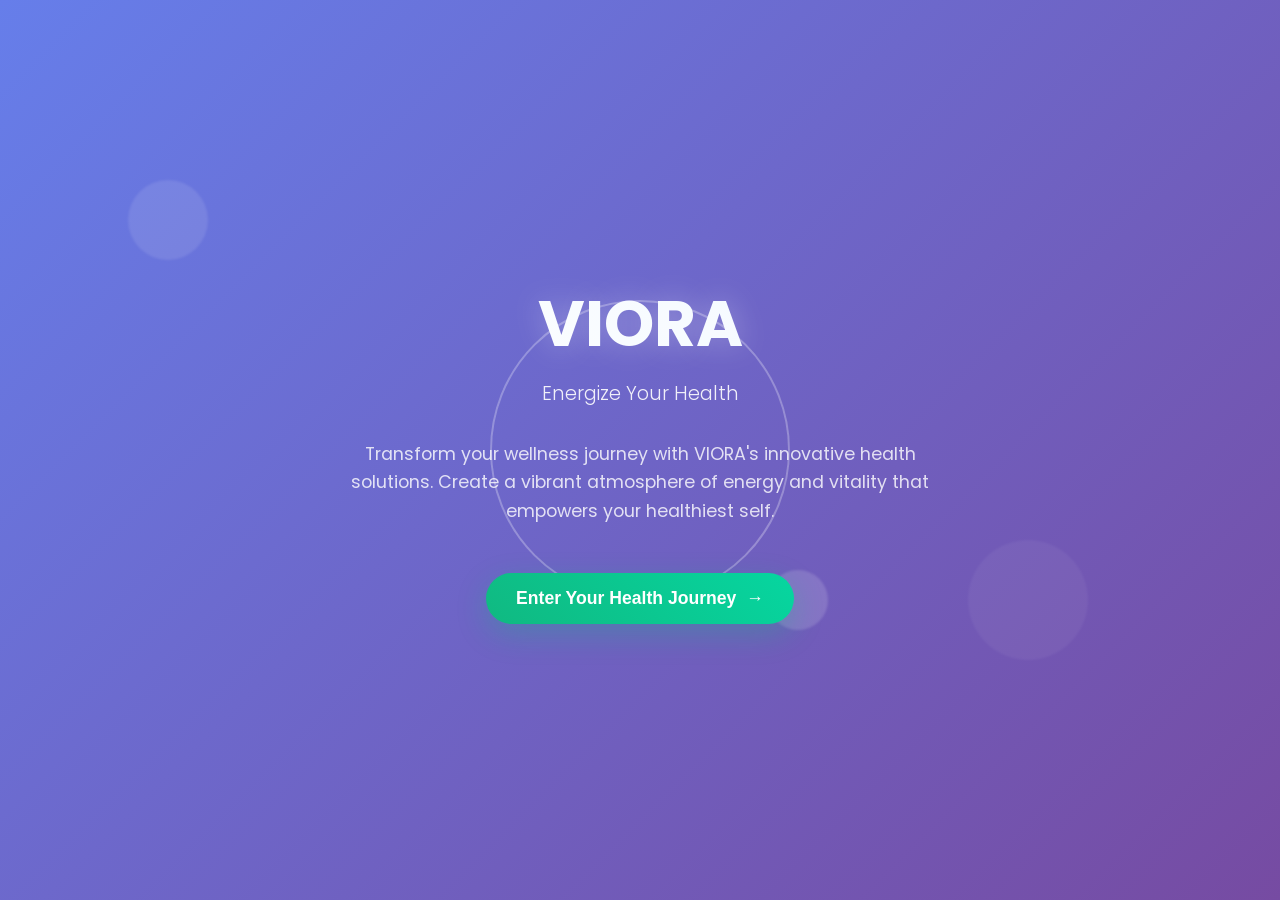
<file: VIORA-main/Dashboard.html>
<!DOCTYPE html>
<html lang="en">
<head>
    <meta charset="UTF-8">
    <meta name="viewport" content="width=device-width, initial-scale=1.0">
    <title>VIORA - Energize Your Health</title>
    <link href="https://fonts.googleapis.com/css2?family=Poppins:wght@300;400;600;700&display=swap" rel="stylesheet">
  <link rel="stylesheet" href="style.css">
</head>
<body>
    <!-- Dashboard Navigation (initially hidden) -->
    <nav class="dashboard-nav" id="dashboardNav">
        <div class="nav-brand">
            <div class="nav-logo">VIORA</div>
            <div class="nav-tagline">Energize Your Health</div>
        </div>
        <div class="nav-menu">
            <a href="#homeContent" class="nav-item">Home</a>
            <a href="aboutUs.html" class="nav-item">About Us</a>
            <a href="bookappointment.html" class="nav-item">Book Appointment</a>
            <a href="insurance.html" class="nav-item">Insurance</a>
            <a href="viora-tracker.html" class="nav-item">Tracker</a>
            <a href="contactUs.html" class="nav-item">Contact Us</a>
        </div>
        <div class="nav-actions">
            <a href="login/index.html" class="nav-item" style="border: 2px solid #10b981; color: #10b981; padding: 8px 16px; border-radius: 30px;">Log In</a>
            <a href="login/index.html" class="nav-item" style="background: linear-gradient(45deg, #10b981, #06d6a0); color: white; padding: 8px 16px; border-radius: 30px;">Register</a>
        </div>
    </nav>

    <!-- Landing Page -->
    <div class="landing-container" id="landingContainer">
        <div class="bg-animation">
            <div class="floating-orb orb-1"></div>
            <div class="floating-orb orb-2"></div>
            <div class="floating-orb orb-3"></div>
            
            <div class="pulse-ring"></div>
            <div class="pulse-ring"></div>
            <div class="pulse-ring"></div>
        </div>

        <div class="content">
            <div class="logo-section">
                <h1 class="logo">VIORA</h1>
                <p class="tagline">Energize Your Health</p>
            </div>
            
            <p class="description">
                Transform your wellness journey with VIORA's innovative health solutions. 
                Create a vibrant atmosphere of energy and vitality that empowers your healthiest self.
            </p>
            
            <div class="cta-section">
                <button class="enter-btn" onclick="enterDashboard()">
                    <span>Enter Your Health Journey</span>
                    <span class="arrow">→</span>
                </button>
            </div>
        </div>
    </div>

    <!-- Home Dashboard Content -->
    <div id="homeContent" class="dashboard-content">
        <!-- Hero Section -->
        <section class="hero-section">
            <div class="hero-content">
                <div class="hero-text">
                    <h1 class="hero-title">Welcome to Your Health Journey</h1>
                    <p class="hero-subtitle">Take control of your wellness with personalized healthcare solutions designed just for you.</p>
                    <div class="hero-actions">
                        <button class="primary-btn"><a href="bookappointment.html" style="text-decoration: none; color:#fff;">Book Consultation</a></button>
                        <button class="secondary-btn" ><a href="#servicessection" style="text-decoration: none; color:#06d6a0;">Explore Services</a></button>
                    </div>
                </div>
                <div class="hero-visual">
                    <div class="health-icon">🏥</div>
                </div>
            </div>
        </section>

        <!-- Quick Stats -->
        <section class="stats-section">
            <div class="stats-container">
                <div class="stat-card">
                    <div class="stat-icon">👥</div>
                    <div class="stat-number">10,000+</div>
                    <div class="stat-label">Happy Patients</div>
                </div>
                <div class="stat-card">
                    <div class="stat-icon">⚕️</div>
                    <div class="stat-number">50+</div>
                    <div class="stat-label">Expert Doctors</div>
                </div>
                <div class="stat-card">
                    <div class="stat-icon">🏆</div>
                    <div class="stat-number">24/7</div>
                    <div class="stat-label">Support Available</div>
                </div>
                <div class="stat-card">
                    <div class="stat-icon">📈</div>
                    <div class="stat-number">95%</div>
                    <div class="stat-label">Success Rate</div>
                </div>
            </div>
        </section>

        <!-- Services Overview -->
        <section class="services-section" id="servicessection">
            <div class="section-header">
                <h2>Our Healthcare Services</h2>
                <p>Comprehensive care tailored to your unique health needs</p>
            </div>
            <div class="services-grid">
                <div class="service-card">
                    <div class="service-icon">💻</div>
                    <h3>Virtual Consultations</h3>
                    <p>Connect with healthcare professionals from the comfort of your home through secure video calls.</p>
                    <div class="service-price">Starting at &#8377;300</div>
                </div>
                <div class="service-card">
                    <div class="service-icon">🏥</div>
                    <h3>In-Person Visits</h3>
                    <p>Schedule appointments at our modern facilities with state-of-the-art medical equipment.</p>
                    <div class="service-price">Starting at &#8377;500</div>
                </div>
                <div class="service-card">
                    <div class="service-icon">🧪</div>
                    <h3>Laboratory Tests</h3>
                    <p>Comprehensive lab testing with quick results and detailed analysis from certified labs.</p>
                    <div class="service-price">Fully Covered</div>
                </div>
                <div class="service-card">
                    <div class="service-icon">💊</div>
                    <h3>Prescription Services</h3>
                    <p>Easy prescription management with home delivery and insurance coordination.</p>
                    <div class="service-price">Generic: &#8377;250</div>
                </div>
                <div class="service-card">
                    <div class="service-icon">🎯</div>
                    <h3>Specialist Referrals</h3>
                    <p>Connect with the right specialists for your specific health conditions and concerns.</p>
                    <div class="service-price">Fully Covered</div>
                </div>
                <div class="service-card">
                    <div class="service-icon">📱</div>
                    <h3>Health Tracking</h3>
                    <p>Monitor your health metrics with our gamified tracking system and personalized insights.</p>
                    <div class="service-price">Free</div>
                </div>
            </div>
        </section>
    </div>

             
      
</div>
    <script>
        // Track if dashboard has been entered
        let dashboardEntered = false;

        function enterDashboard() {
            if (dashboardEntered) return; // Prevent multiple calls
            
            dashboardEntered = true;
            
            // Get elements
            const landing = document.getElementById('landingContainer');
            const nav = document.getElementById('dashboardNav');
            const homeContent = document.getElementById('homeContent');
            
            // Animate landing page out
            landing.classList.add('hidden');
            
            // Show dashboard nav after a short delay
            setTimeout(() => {
                nav.classList.add('active');
                homeContent.classList.add('active');
                document.body.style.background = 'linear-gradient(135deg, #f8fafc 0%, #e2e8f0 100%)';
                
                // Completely remove landing page from DOM after animation
                setTimeout(() => {
                    landing.remove();
                }, 800);
            }, 400);
        }

        // Interactive mouse effects for landing page only
        document.addEventListener('mousemove', (e) => {
            // Only apply effects if landing page is still visible
            if (!dashboardEntered) {
                const orbs = document.querySelectorAll('.floating-orb');
                const x = e.clientX / window.innerWidth;
                const y = e.clientY / window.innerHeight;
                
                orbs.forEach((orb, index) => {
                    const speed = (index + 1) * 0.5;
                    orb.style.transform = `translate(${x * speed * 20}px, ${y * speed * 20}px)`;
                });
            }
        });

        // Prevent any accidental reloading of landing page
        window.addEventListener('scroll', () => {
            if (dashboardEntered) {
                // Ensure landing page stays hidden even if there are any scroll issues
                const landing = document.getElementById('landingContainer');
                if (landing) {
                    landing.style.display = 'none';
                }
            }
        });

        // Prevent browser back button from showing landing page
        window.addEventListener('popstate', (e) => {
            if (dashboardEntered) {
                e.preventDefault();
                // Keep dashboard visible
                return false;
            }
        });
         document.addEventListener('DOMContentLoaded', function() {
            const stars = document.querySelectorAll('.star');
            const ratingValue = document.getElementById('rating-value');
            
            stars.forEach(star => {
                star.addEventListener('click', function() {
                    const rating = this.getAttribute('data-rating');
                    ratingValue.value = rating;
                    
                    // Update star display
                    stars.forEach((s, index) => {
                        if (index < rating) {
                            s.style.opacity = '1';
                            s.style.transform = 'scale(1.2)';
                        } else {
                            s.style.opacity = '0.3';
                            s.style.transform = 'scale(1)';
                        }
                    });
                });
                
                star.addEventListener('mouseover', function() {
                    const rating = this.getAttribute('data-rating');
                    stars.forEach((s, index) => {
                        if (index < rating) {
                            s.style.opacity = '1';
                        } else {
                            s.style.opacity = '0.3';
                        }
                    });
                });
            });
            
            // Review Form Submission
            document.getElementById('reviewForm').addEventListener('submit', function(e) {
                e.preventDefault();
                
                // Get form data
                const formData = new FormData(this);
                const reviewData = {
                    name: formData.get('reviewer-name'),
                    rating: formData.get('rating'),
                    title: formData.get('review-title'),
                    text: formData.get('review-text'),
                    service: formData.get('service-type')
                };
                
                // Create new review card
                const reviewCard = createReviewCard(reviewData);
                
                // Add to reviews grid
                const reviewsGrid = document.getElementById('reviewsGrid');
                reviewsGrid.insertBefore(reviewCard, reviewsGrid.firstChild);
                
                // Reset form
                this.reset();
                ratingValue.value = '';
                stars.forEach(s => {
                    s.style.opacity = '0.3';
                    s.style.transform = 'scale(1)';
                });
                
                // Show success message
                alert('Thank you for your review! It has been posted successfully.');
            });
        });
        
        function createReviewCard(data) {
            const reviewCard = document.createElement('div');
            reviewCard.className = 'review-card new-review';
            
            const starString = '⭐'.repeat(parseInt(data.rating));
            const avatar = data.name.charAt(0).toUpperCase();
            
            reviewCard.innerHTML = `
                <div class="review-header">
                    <div class="reviewer-info">
                        <div class="reviewer-avatar">${avatar}</div>
                        <div class="reviewer-details">
                            <h4>${data.name}</h4>
                            <span class="review-date">Just now</span>
                        </div>
                    </div>
                    <div class="review-rating">
                        <span class="stars">${starString}</span>
                        <span class="rating-number">${data.rating}.0</span>
                    </div>
                </div>
                <div class="review-content">
                    <h5>${data.title}</h5>
                    <p>"${data.text}"</p>
                    <div class="review-service">${data.service.charAt(0).toUpperCase() + data.service.slice(1)}</div>
                </div>
                <div class="review-actions">
                    <button class="helpful-btn">👍 Helpful (0)</button>
                    <button class="reply-btn">💬 Reply</button>
                </div>
            `;
            
            return reviewCard;}
           
    </script>
</body>
</html>
</file>
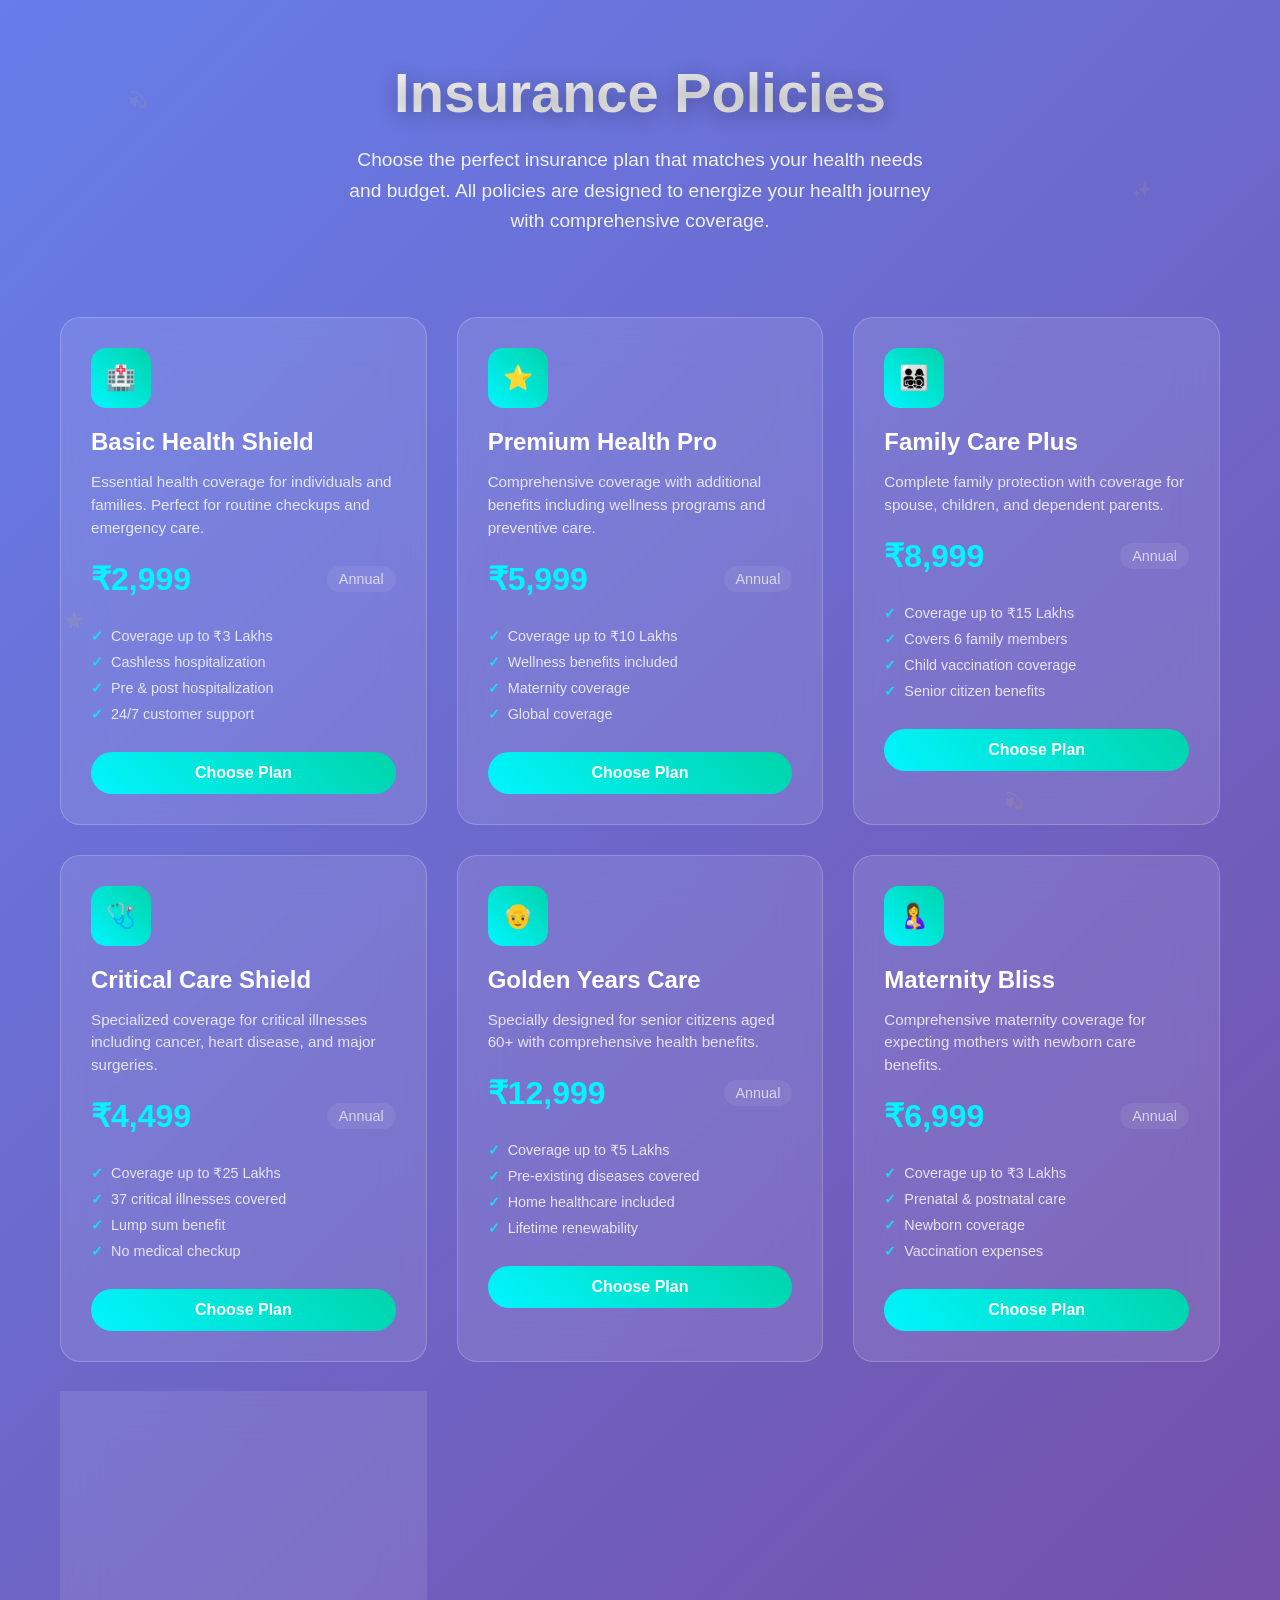
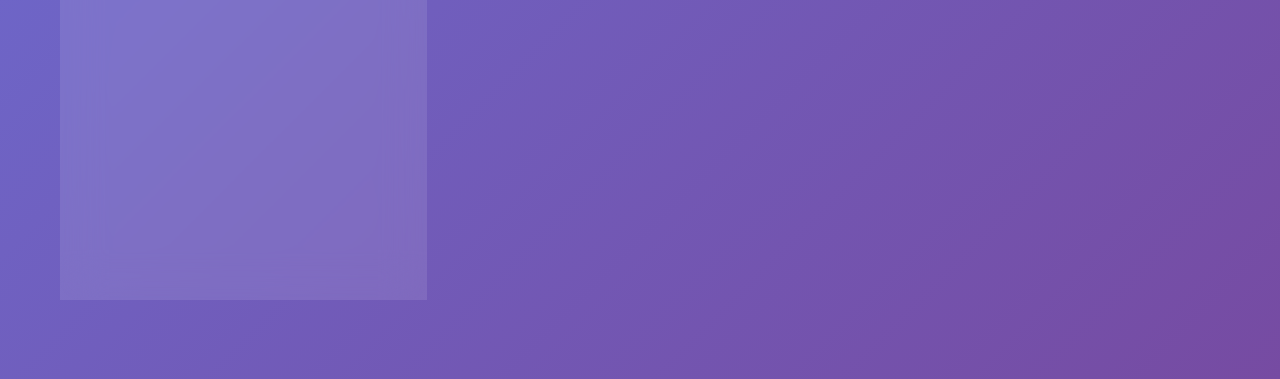
<file: VIORA-main/insurance.html>
<!DOCTYPE html>
<html lang="en">
<head>
    <meta charset="UTF-8">
    <meta name="viewport" content="width=device-width, initial-scale=1.0">
    <title>VIORA - Insurance Policies</title>
    <style>
        * {
            margin: 0;
            padding: 0;
            box-sizing: border-box;
        }

        body {
            font-family: 'Arial', sans-serif;
            background: linear-gradient(135deg, #667eea 0%, #764ba2 100%);
            min-height: 100vh;
            color: white;
            overflow-x: hidden;
        }

        .container {
            max-width: 1200px;
            margin: 0 auto;
            padding: 0 20px;
        }

        /* Header */
        .header {
            text-align: center;
            padding: 60px 0 40px;
            animation: fadeInDown 1s ease-out;
        }

        .header h1 {
            font-size: 3.5rem;
            font-weight: bold;
            margin-bottom: 20px;
            background: linear-gradient(45deg, #fff, #e0e0e0);
            -webkit-background-clip: text;
            -webkit-text-fill-color: transparent;
            background-clip: text;
            text-shadow: 0 4px 20px rgba(0,0,0,0.3);
        }

        .header p {
            font-size: 1.2rem;
            opacity: 0.9;
            max-width: 600px;
            margin: 0 auto;
            line-height: 1.6;
        }

        /* Insurance Cards Grid */
        .insurance-grid {
            display: grid;
            grid-template-columns: repeat(auto-fit, minmax(350px, 1fr));
            gap: 30px;
            padding: 40px 0 80px;
        }

        .insurance-card {
            background: rgba(255, 255, 255, 0.1);
            backdrop-filter: blur(20px);
            border: 1px solid rgba(255, 255, 255, 0.2);
            border-radius: 20px;
            padding: 30px;
            transition: all 0.4s cubic-bezier(0.175, 0.885, 0.32, 1.275);
            position: relative;
            overflow: hidden;
            opacity: 0;
            transform: translateY(50px);
            animation: slideInUp 0.8s ease-out forwards;
        }

        .insurance-card:nth-child(1) { animation-delay: 0.1s; }
        .insurance-card:nth-child(2) { animation-delay: 0.2s; }
        .insurance-card:nth-child(3) { animation-delay: 0.3s; }
        .insurance-card:nth-child(4) { animation-delay: 0.4s; }
        .insurance-card:nth-child(5) { animation-delay: 0.5s; }
        .insurance-card:nth-child(6) { animation-delay: 0.6s; }
        .insurance-card:nth-child(7) { animation-delay: 0.7s; }

        .insurance-card::before {
            content: '';
            position: absolute;
            top: -50%;
            left: -50%;
            width: 200%;
            height: 200%;
            background: linear-gradient(45deg, transparent, rgba(255,255,255,0.1), transparent);
            transform: rotate(45deg);
            transition: all 0.6s;
            opacity: 0;
        }

        .insurance-card:hover {
            transform: translateY(-10px) scale(1.02);
            box-shadow: 0 20px 40px rgba(0,0,0,0.3);
            border-color: rgba(255,255,255,0.4);
        }

        .insurance-card:hover::before {
            animation: shimmer 1s ease-in-out;
        }

        .card-icon {
            width: 60px;
            height: 60px;
            background: linear-gradient(45deg, #00f5ff, #00d4aa);
            border-radius: 15px;
            display: flex;
            align-items: center;
            justify-content: center;
            font-size: 24px;
            margin-bottom: 20px;
            transition: all 0.3s ease;
        }

        .insurance-card:hover .card-icon {
            transform: rotate(360deg) scale(1.1);
        }

        .card-title {
            font-size: 1.5rem;
            font-weight: bold;
            margin-bottom: 15px;
            color: #fff;
        }

        .card-description {
            font-size: 0.95rem;
            opacity: 0.8;
            margin-bottom: 20px;
            line-height: 1.5;
        }

        .card-details {
            display: flex;
            justify-content: space-between;
            align-items: center;
            margin-bottom: 25px;
        }

        .card-price {
            font-size: 2rem;
            font-weight: bold;
            color: #00f5ff;
        }

        .card-term {
            font-size: 0.9rem;
            opacity: 0.7;
            background: rgba(255,255,255,0.1);
            padding: 5px 12px;
            border-radius: 20px;
        }

        .card-features {
            list-style: none;
            margin-bottom: 25px;
        }

        .card-features li {
            padding: 5px 0;
            font-size: 0.9rem;
            opacity: 0.8;
            position: relative;
            padding-left: 20px;
        }

        .card-features li::before {
            content: '✓';
            position: absolute;
            left: 0;
            color: #00f5ff;
            font-weight: bold;
        }

        .card-button {
            width: 100%;
            padding: 12px 20px;
            background: linear-gradient(45deg, #00f5ff, #00d4aa);
            border: none;
            border-radius: 25px;
            color: white;
            font-weight: bold;
            cursor: pointer;
            transition: all 0.3s ease;
            font-size: 1rem;
        }

        .card-button:hover {
            transform: translateY(-2px);
            box-shadow: 0 10px 20px rgba(0,245,255,0.3);
        }

        /* Animations */
        @keyframes fadeInDown {
            from {
                opacity: 0;
                transform: translateY(-30px);
            }
            to {
                opacity: 1;
                transform: translateY(0);
            }
        }

        @keyframes slideInUp {
            to {
                opacity: 1;
                transform: translateY(0);
            }
        }

        @keyframes shimmer {
            0% { transform: translateX(-100%) translateY(-100%) rotate(45deg); opacity: 0; }
            50% { opacity: 1; }
            100% { transform: translateX(100%) translateY(100%) rotate(45deg); opacity: 0; }
        }

        /* Floating particles */
        .particle {
            position: fixed;
            pointer-events: none;
            opacity: 0.1;
            animation: float 6s ease-in-out infinite;
        }

        @keyframes float {
            0%, 100% { transform: translateY(0) rotate(0deg); }
            50% { transform: translateY(-20px) rotate(180deg); }
        }

        /* Responsive Design */
        @media (max-width: 768px) {
            .header h1 {
                font-size: 2.5rem;
            }
            
            .insurance-grid {
                grid-template-columns: 1fr;
                gap: 20px;
            }
            
            .insurance-card {
                padding: 25px;
            }
            
            .container {
                padding: 0 15px;
            }
        }

        @media (max-width: 480px) {
            .header h1 {
                font-size: 2rem;
            }
            
            .header p {
                font-size: 1rem;
            }
            
            .card-details {
                flex-direction: column;
                align-items: flex-start;
                gap: 10px;
            }
        }
    </style>
</head>
<body>
    <div class="container">
        <header class="header">
            <h1>Insurance Policies</h1>
            <p>Choose the perfect insurance plan that matches your health needs and budget. All policies are designed to energize your health journey with comprehensive coverage.</p>
        </header>

        <div class="insurance-grid">
            <!-- Card 1: Basic Health Insurance -->
            <div class="insurance-card">
                <div class="card-icon">🏥</div>
                <h3 class="card-title">Basic Health Shield</h3>
                <p class="card-description">Essential health coverage for individuals and families. Perfect for routine checkups and emergency care.</p>
                <div class="card-details">
                    <div class="card-price">₹2,999</div>
                    <div class="card-term">Annual</div>
                </div>
                <ul class="card-features">
                    <li>Coverage up to ₹3 Lakhs</li>
                    <li>Cashless hospitalization</li>
                    <li>Pre & post hospitalization</li>
                    <li>24/7 customer support</li>
                </ul>
                <button class="card-button">Choose Plan</button>
            </div>

            <!-- Card 2: Premium Health Insurance -->
            <div class="insurance-card">
                <div class="card-icon">⭐</div>
                <h3 class="card-title">Premium Health Pro</h3>
                <p class="card-description">Comprehensive coverage with additional benefits including wellness programs and preventive care.</p>
                <div class="card-details">
                    <div class="card-price">₹5,999</div>
                    <div class="card-term">Annual</div>
                </div>
                <ul class="card-features">
                    <li>Coverage up to ₹10 Lakhs</li>
                    <li>Wellness benefits included</li>
                    <li>Maternity coverage</li>
                    <li>Global coverage</li>
                </ul>
                <button class="card-button">Choose Plan</button>
            </div>

            <!-- Card 3: Family Health Insurance -->
            <div class="insurance-card">
                <div class="card-icon">👨‍👩‍👧‍👦</div>
                <h3 class="card-title">Family Care Plus</h3>
                <p class="card-description">Complete family protection with coverage for spouse, children, and dependent parents.</p>
                <div class="card-details">
                    <div class="card-price">₹8,999</div>
                    <div class="card-term">Annual</div>
                </div>
                <ul class="card-features">
                    <li>Coverage up to ₹15 Lakhs</li>
                    <li>Covers 6 family members</li>
                    <li>Child vaccination coverage</li>
                    <li>Senior citizen benefits</li>
                </ul>
                <button class="card-button">Choose Plan</button>
            </div>

            <!-- Card 4: Critical Illness Insurance -->
            <div class="insurance-card">
                <div class="card-icon">🩺</div>
                <h3 class="card-title">Critical Care Shield</h3>
                <p class="card-description">Specialized coverage for critical illnesses including cancer, heart disease, and major surgeries.</p>
                <div class="card-details">
                    <div class="card-price">₹4,499</div>
                    <div class="card-term">Annual</div>
                </div>
                <ul class="card-features">
                    <li>Coverage up to ₹25 Lakhs</li>
                    <li>37 critical illnesses covered</li>
                    <li>Lump sum benefit</li>
                    <li>No medical checkup</li>
                </ul>
                <button class="card-button">Choose Plan</button>
            </div>

            <!-- Card 5: Senior Citizen Insurance -->
            <div class="insurance-card">
                <div class="card-icon">👴</div>
                <h3 class="card-title">Golden Years Care</h3>
                <p class="card-description">Specially designed for senior citizens aged 60+ with comprehensive health benefits.</p>
                <div class="card-details">
                    <div class="card-price">₹12,999</div>
                    <div class="card-term">Annual</div>
                </div>
                <ul class="card-features">
                    <li>Coverage up to ₹5 Lakhs</li>
                    <li>Pre-existing diseases covered</li>
                    <li>Home healthcare included</li>
                    <li>Lifetime renewability</li>
                </ul>
                <button class="card-button">Choose Plan</button>
            </div>

            <!-- Card 6: Maternity Insurance -->
            <div class="insurance-card">
                <div class="card-icon">🤱</div>
                <h3 class="card-title">Maternity Bliss</h3>
                <p class="card-description">Comprehensive maternity coverage for expecting mothers with newborn care benefits.</p>
                <div class="card-details">
                    <div class="card-price">₹6,999</div>
                    <div class="card-term">Annual</div>
                </div>
                <ul class="card-features">
                    <li>Coverage up to ₹3 Lakhs</li>
                    <li>Prenatal & postnatal care</li>
                    <li>Newborn coverage</li>
                    <li>Vaccination expenses</li>
                </ul>
                <button class="card-button">Choose Plan</button>
            </div>

            <!-- Card 7: Super Premium Insurance -->
            <div class="insurance-card">
                <div class="card-icon">💎</div>
                <h3 class="card-title">Elite Health Platinum</h3>
                <p class="card-description">Ultimate health insurance with unlimited benefits, global coverage, and premium services.</p>
                <div class="card-details">
                    <div class="card-price">₹25,999</div>
                    <div class="card-term">Annual</div>
                </div>
                <ul class="card-features">
                    <li>No coverage limit</li>
                    <li>Worldwide coverage</li>
                    <li>Personal health manager</li>
                    <li>Premium hospital network</li>
                </ul>
                <button class="card-button">Choose Plan</button>
            </div>
        </div>
    </div>

    <!-- Floating Particles -->
    <div class="particle" style="top: 10%; left: 10%; animation-delay: 0s;">💫</div>
    <div class="particle" style="top: 20%; right: 10%; animation-delay: 1s;">✨</div>
    <div class="particle" style="bottom: 30%; left: 5%; animation-delay: 2s;">🌟</div>
    <div class="particle" style="bottom: 10%; right: 20%; animation-delay: 3s;">💫</div>

    <script>
        // Scroll animations
        const observerOptions = {
            threshold: 0.1,
            rootMargin: '0px 0px -50px 0px'
        };

        const observer = new IntersectionObserver((entries) => {
            entries.forEach(entry => {
                if (entry.isIntersecting) {
                    entry.target.style.animationPlayState = 'running';
                }
            });
        }, observerOptions);

        // Observe all insurance cards
        document.querySelectorAll('.insurance-card').forEach(card => {
            observer.observe(card);
        });

        // Add interactive button effects
        document.querySelectorAll('.card-button').forEach(button => {
            button.addEventListener('click', function() {
                this.style.transform = 'scale(0.95)';
                setTimeout(() => {
                    this.style.transform = 'translateY(-2px)';
                }, 150);
            });
        });

        // Parallax effect for particles
        window.addEventListener('scroll', () => {
            const scrolled = window.pageYOffset;
            const parallaxElements = document.querySelectorAll('.particle');
            
            parallaxElements.forEach((element, index) => {
                const speed = 0.5 + (index * 0.1);
                element.style.transform = translateY(${scrolled * speed}px) rotate(${scrolled * 0.1}deg);
            });
        });

        // Add hover sound effect simulation
        document.querySelectorAll('.insurance-card').forEach(card => {
            card.addEventListener('mouseenter', function() {
                this.style.transition = 'all 0.4s cubic-bezier(0.175, 0.885, 0.32, 1.275)';
            });
        });
    </script>
</body>
</html>
</file>
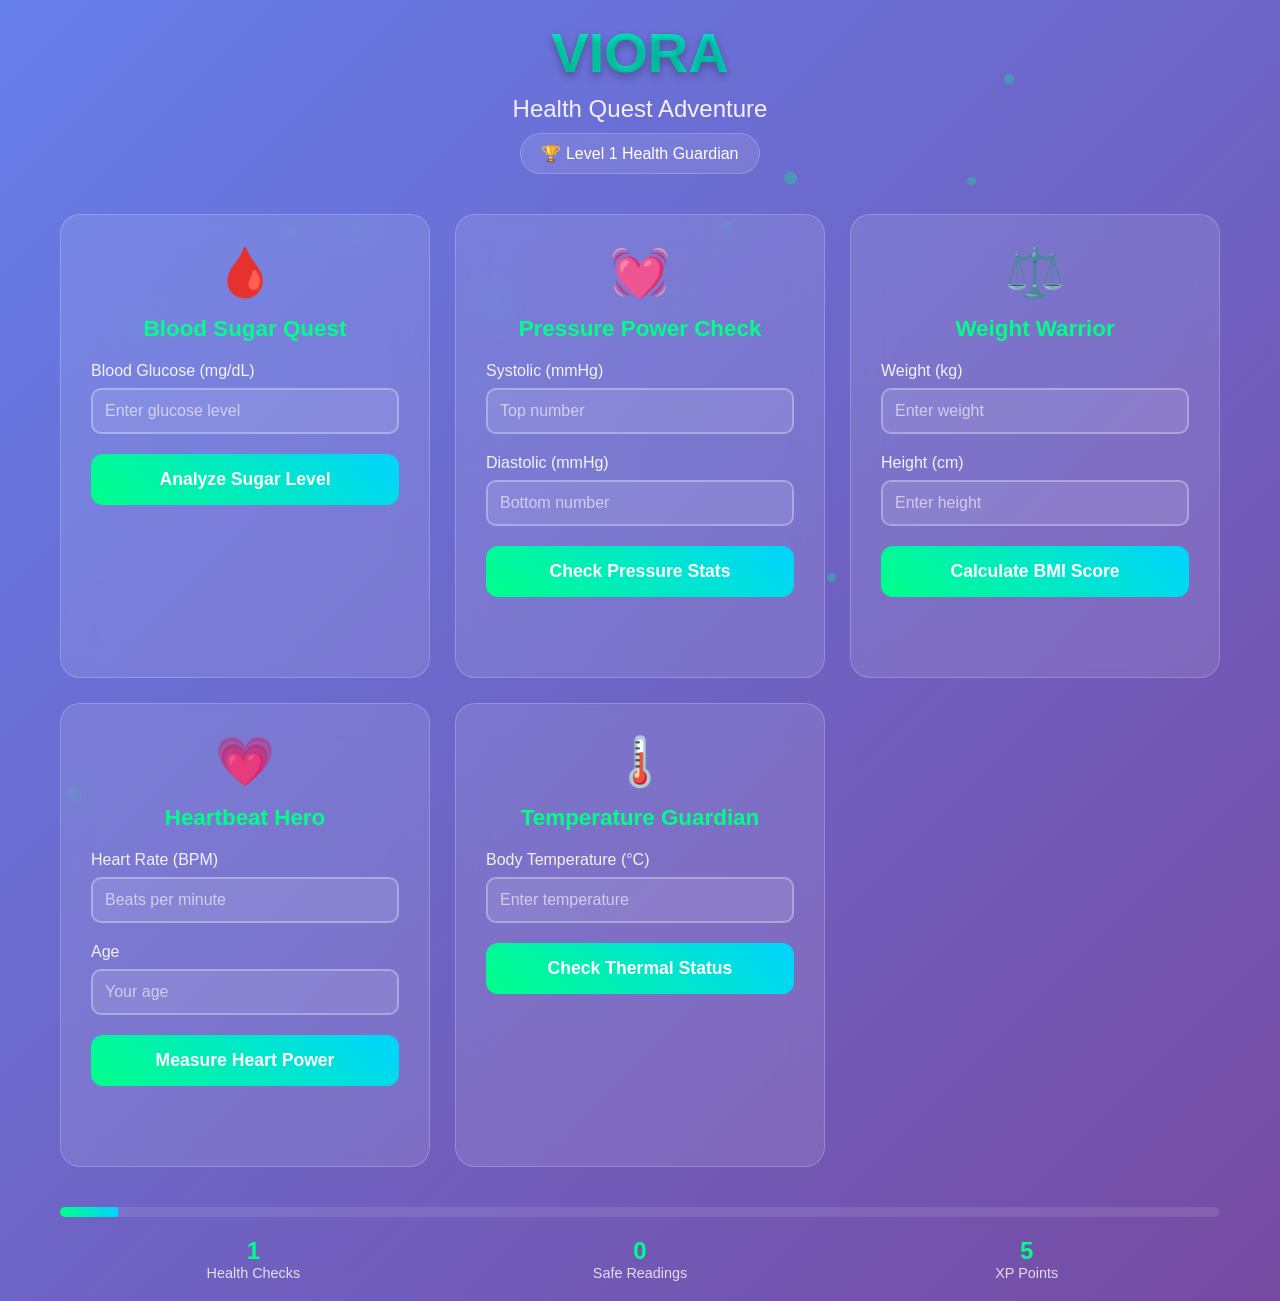
<file: VIORA-main/viora-tracker-2.html>
<!DOCTYPE html>
<html lang="en">
<head>
    <meta charset="UTF-8">
    <meta name="viewport" content="width=device-width, initial-scale=1.0">
    <title>VIORA Health Quest - Track Your Vitals</title>
    <style>
        * {
            margin: 0;
            padding: 0;
            box-sizing: border-box;
        }

        body {
            font-family: 'Arial', sans-serif;
            background: linear-gradient(135deg, #667eea 0%, #764ba2 100%);
            min-height: 100vh;
            color: white;
            overflow-x: hidden;
        }

        .container {
            max-width: 1200px;
            margin: 0 auto;
            padding: 20px;
        }

        .header {
            text-align: center;
            margin-bottom: 40px;
            animation: fadeInDown 1s ease-out;
        }

        .logo {
            font-size: 3.5rem;
            font-weight: bold;
            margin-bottom: 10px;
            text-shadow: 0 4px 8px rgba(0,0,0,0.3);
            background: linear-gradient(45deg, #00ff88, #00d4ff);
            -webkit-background-clip: text;
            -webkit-text-fill-color: transparent;
            animation: glow 2s ease-in-out infinite alternate;
        }

        .subtitle {
            font-size: 1.5rem;
            margin-bottom: 10px;
            opacity: 0.9;
        }

        .level-display {
            background: rgba(255,255,255,0.1);
            padding: 10px 20px;
            border-radius: 25px;
            display: inline-block;
            backdrop-filter: blur(10px);
            border: 1px solid rgba(255,255,255,0.2);
        }

        .trackers-grid {
            display: grid;
            grid-template-columns: repeat(auto-fit, minmax(300px, 1fr));
            gap: 25px;
            margin-bottom: 40px;
        }

        .tracker-card {
            background: rgba(255,255,255,0.1);
            backdrop-filter: blur(15px);
            border-radius: 20px;
            padding: 30px;
            border: 1px solid rgba(255,255,255,0.2);
            transition: all 0.3s ease;
            position: relative;
            overflow: hidden;
            animation: slideInUp 0.8s ease-out;
        }

        .tracker-card:hover {
            transform: translateY(-10px) scale(1.02);
            box-shadow: 0 20px 40px rgba(0,0,0,0.3);
            border-color: #00ff88;
        }

        .tracker-card::before {
            content: '';
            position: absolute;
            top: -50%;
            left: -50%;
            width: 200%;
            height: 200%;
            background: conic-gradient(from 0deg, transparent, rgba(0,255,136,0.1), transparent);
            animation: rotate 4s linear infinite;
            opacity: 0;
            transition: opacity 0.3s ease;
        }

        .tracker-card:hover::before {
            opacity: 1;
        }

        .tracker-icon {
            font-size: 3rem;
            margin-bottom: 15px;
            text-align: center;
            animation: bounce 2s infinite;
        }

        .tracker-title {
            font-size: 1.4rem;
            font-weight: bold;
            margin-bottom: 20px;
            text-align: center;
            color: #00ff88;
        }

        .input-group {
            margin-bottom: 20px;
            position: relative;
        }

        .input-group label {
            display: block;
            margin-bottom: 8px;
            font-weight: 500;
            color: rgba(255,255,255,0.9);
        }

        .input-group input {
            width: 100%;
            padding: 12px;
            border: 2px solid rgba(255,255,255,0.3);
            border-radius: 10px;
            background: rgba(255,255,255,0.1);
            color: white;
            font-size: 1rem;
            transition: all 0.3s ease;
        }

        .input-group input:focus {
            outline: none;
            border-color: #00ff88;
            box-shadow: 0 0 15px rgba(0,255,136,0.3);
            transform: scale(1.02);
        }

        .input-group input::placeholder {
            color: rgba(255,255,255,0.6);
        }

        .track-button {
            width: 100%;
            padding: 15px;
            background: linear-gradient(45deg, #00ff88, #00d4ff);
            border: none;
            border-radius: 12px;
            color: white;
            font-size: 1.1rem;
            font-weight: bold;
            cursor: pointer;
            transition: all 0.3s ease;
            position: relative;
            overflow: hidden;
        }

        .track-button:hover {
            transform: translateY(-2px);
            box-shadow: 0 10px 25px rgba(0,255,136,0.4);
        }

        .track-button:active {
            transform: translateY(0);
        }

        .result {
            margin-top: 20px;
            padding: 15px;
            border-radius: 12px;
            text-align: center;
            font-weight: bold;
            opacity: 0;
            transform: translateY(20px);
            transition: all 0.5s ease;
        }

        .result.show {
            opacity: 1;
            transform: translateY(0);
        }

        .result.safe {
            background: rgba(0,255,136,0.2);
            border: 2px solid #00ff88;
            color: #00ff88;
        }

        .result.warning {
            background: rgba(255,193,7,0.2);
            border: 2px solid #ffc107;
            color: #ffc107;
        }

        .result.danger {
            background: rgba(220,53,69,0.2);
            border: 2px solid #dc3545;
            color: #ff6b6b;
        }

        .xp-bar {
            background: rgba(255,255,255,0.1);
            height: 10px;
            border-radius: 10px;
            overflow: hidden;
            margin-top: 40px;
            position: relative;
        }

        .xp-fill {
            height: 100%;
            background: linear-gradient(90deg, #00ff88, #00d4ff);
            width: 0;
            transition: width 1s ease;
            position: relative;
        }

        .xp-fill::after {
            content: '';
            position: absolute;
            top: 0;
            left: -100%;
            width: 100%;
            height: 100%;
            background: linear-gradient(90deg, transparent, rgba(255,255,255,0.4), transparent);
            animation: shimmer 2s infinite;
        }

        .stats {
            display: flex;
            justify-content: space-around;
            margin-top: 20px;
            text-align: center;
        }

        .stat-item {
            flex: 1;
        }

        .stat-value {
            font-size: 1.5rem;
            font-weight: bold;
            color: #00ff88;
        }

        .stat-label {
            font-size: 0.9rem;
            opacity: 0.8;
        }

        @keyframes fadeInDown {
            from {
                opacity: 0;
                transform: translateY(-30px);
            }
            to {
                opacity: 1;
                transform: translateY(0);
            }
        }

        @keyframes slideInUp {
            from {
                opacity: 0;
                transform: translateY(30px);
            }
            to {
                opacity: 1;
                transform: translateY(0);
            }
        }

        @keyframes bounce {
            0%, 20%, 50%, 80%, 100% {
                transform: translateY(0);
            }
            40% {
                transform: translateY(-10px);
            }
            60% {
                transform: translateY(-5px);
            }
        }

        @keyframes glow {
            from {
                text-shadow: 0 0 20px rgba(0,255,136,0.5);
            }
            to {
                text-shadow: 0 0 30px rgba(0,212,255,0.8);
            }
        }

        @keyframes rotate {
            from {
                transform: rotate(0deg);
            }
            to {
                transform: rotate(360deg);
            }
        }

        @keyframes shimmer {
            0% {
                left: -100%;
            }
            100% {
                left: 100%;
            }
        }

        .floating-particles {
            position: fixed;
            top: 0;
            left: 0;
            width: 100%;
            height: 100%;
            pointer-events: none;
            z-index: -1;
        }

        .particle {
            position: absolute;
            background: rgba(0,255,136,0.3);
            border-radius: 50%;
            animation: float 6s ease-in-out infinite;
        }

        @keyframes float {
            0%, 100% {
                transform: translateY(0) rotate(0deg);
            }
            50% {
                transform: translateY(-20px) rotate(180deg);
            }
        }

        @media (max-width: 768px) {
            .container {
                padding: 15px;
            }
            
            .logo {
                font-size: 2.5rem;
            }
            
            .subtitle {
                font-size: 1.2rem;
            }
            
            .trackers-grid {
                grid-template-columns: 1fr;
                gap: 20px;
            }
            
            .tracker-card {
                padding: 20px;
            }
        }
    </style>
</head>
<body>
    <div class="floating-particles" id="particles"></div>
    
    <div class="container">
        <div class="header">
            <div class="logo">VIORA</div>
            <div class="subtitle">Health Quest Adventure</div>
            <div class="level-display">
                🏆 Level <span id="userLevel">1</span> Health Guardian
            </div>
        </div>

        <div class="trackers-grid">
            <!-- Diabetes Tracker -->
            <div class="tracker-card" style="animation-delay: 0.1s">
                <div class="tracker-icon">🩸</div>
                <div class="tracker-title">Blood Sugar Quest</div>
                <div class="input-group">
                    <label for="glucose">Blood Glucose (mg/dL)</label>
                    <input type="number" id="glucose" placeholder="Enter glucose level">
                </div>
                <button class="track-button" onclick="trackGlucose()">Analyze Sugar Level</button>
                <div class="result" id="glucoseResult"></div>
            </div>

            <!-- Blood Pressure Tracker -->
            <div class="tracker-card" style="animation-delay: 0.2s">
                <div class="tracker-icon">💓</div>
                <div class="tracker-title">Pressure Power Check</div>
                <div class="input-group">
                    <label for="systolic">Systolic (mmHg)</label>
                    <input type="number" id="systolic" placeholder="Top number">
                </div>
                <div class="input-group">
                    <label for="diastolic">Diastolic (mmHg)</label>
                    <input type="number" id="diastolic" placeholder="Bottom number">
                </div>
                <button class="track-button" onclick="trackBloodPressure()">Check Pressure Stats</button>
                <div class="result" id="bpResult"></div>
            </div>

            <!-- Weight Monitor -->
            <div class="tracker-card" style="animation-delay: 0.3s">
                <div class="tracker-icon">⚖️</div>
                <div class="tracker-title">Weight Warrior</div>
                <div class="input-group">
                    <label for="weight">Weight (kg)</label>
                    <input type="number" id="weight" placeholder="Enter weight">
                </div>
                <div class="input-group">
                    <label for="height">Height (cm)</label>
                    <input type="number" id="height" placeholder="Enter height">
                </div>
                <button class="track-button" onclick="trackWeight()">Calculate BMI Score</button>
                <div class="result" id="weightResult"></div>
            </div>

            <!-- Heart Rate Tracker -->
            <div class="tracker-card" style="animation-delay: 0.4s">
                <div class="tracker-icon">💗</div>
                <div class="tracker-title">Heartbeat Hero</div>
                <div class="input-group">
                    <label for="heartRate">Heart Rate (BPM)</label>
                    <input type="number" id="heartRate" placeholder="Beats per minute">
                </div>
                <div class="input-group">
                    <label for="age">Age</label>
                    <input type="number" id="age" placeholder="Your age">
                </div>
                <button class="track-button" onclick="trackHeartRate()">Measure Heart Power</button>
                <div class="result" id="heartResult"></div>
            </div>

            <!-- Temperature Tracker -->
            <div class="tracker-card" style="animation-delay: 0.5s">
                <div class="tracker-icon">🌡️</div>
                <div class="tracker-title">Temperature Guardian</div>
                <div class="input-group">
                    <label for="temperature">Body Temperature (°C)</label>
                    <input type="number" step="0.1" id="temperature" placeholder="Enter temperature">
                </div>
                <button class="track-button" onclick="trackTemperature()">Check Thermal Status</button>
                <div class="result" id="tempResult"></div>
            </div>
        </div>

        <div class="xp-bar">
            <div class="xp-fill" id="xpFill"></div>
        </div>

        <div class="stats">
            <div class="stat-item">
                <div class="stat-value" id="totalChecks">0</div>
                <div class="stat-label">Health Checks</div>
            </div>
            <div class="stat-item">
                <div class="stat-value" id="safeReadings">0</div>
                <div class="stat-label">Safe Readings</div>
            </div>
            <div class="stat-item">
                <div class="stat-value" id="currentXP">0</div>
                <div class="stat-label">XP Points</div>
            </div>
        </div>
    </div>

    <script>
        // Game state
        let gameState = {
            level: 1,
            xp: 0,
            totalChecks: 0,
            safeReadings: 0,
            maxXP: 100
        };

        // Create floating particles
        function createParticles() {
            const particlesContainer = document.getElementById('particles');
            for (let i = 0; i < 15; i++) {
                const particle = document.createElement('div');
                particle.className = 'particle';
                particle.style.left = Math.random() * 100 + '%';
                particle.style.top = Math.random() * 100 + '%';
                particle.style.width = Math.random() * 10 + 5 + 'px';
                particle.style.height = particle.style.width;
                particle.style.animationDelay = Math.random() * 6 + 's';
                particle.style.animationDuration = (Math.random() * 3 + 3) + 's';
                particlesContainer.appendChild(particle);
            }
        }

        // Update game stats
        function updateStats(isSafe = false) {
            gameState.totalChecks++;
            if (isSafe) {
                gameState.safeReadings++;
                gameState.xp += 15;
            } else {
                gameState.xp += 5;
            }

            // Level up check
            if (gameState.xp >= gameState.maxXP) {
                gameState.level++;
                gameState.xp = 0;
                gameState.maxXP += 50;
                showLevelUp();
            }

            // Update UI
            document.getElementById('userLevel').textContent = gameState.level;
            document.getElementById('totalChecks').textContent = gameState.totalChecks;
            document.getElementById('safeReadings').textContent = gameState.safeReadings;
            document.getElementById('currentXP').textContent = gameState.xp;
            
            const xpPercentage = (gameState.xp / gameState.maxXP) * 100;
            document.getElementById('xpFill').style.width = xpPercentage + '%';
        }

        function showLevelUp() {
            // Create level up animation
            const levelUpDiv = document.createElement('div');
            levelUpDiv.innerHTML = `
                <div style="position: fixed; top: 50%; left: 50%; transform: translate(-50%, -50%); 
                           background: linear-gradient(45deg, #00ff88, #00d4ff); 
                           padding: 30px; border-radius: 20px; z-index: 1000;
                           animation: bounce 1s ease; text-align: center; font-size: 2rem; font-weight: bold;">
                    🎉 LEVEL UP! 🎉<br>
                    <span style="font-size: 1.5rem;">Level ${gameState.level} Health Guardian!</span>
                </div>
            `;
            document.body.appendChild(levelUpDiv);
            setTimeout(() => levelUpDiv.remove(), 2000);
        }

        function showResult(elementId, status, message, advice) {
            const resultElement = document.getElementById(elementId);
            resultElement.className = `result ${status} show`;
            resultElement.innerHTML = `
                <div style="font-size: 1.2rem; margin-bottom: 10px;">${message}</div>
                <div style="font-size: 0.9rem; opacity: 0.9;">${advice}</div>
            `;
            
            updateStats(status === 'safe');
        }

        function trackGlucose() {
            const glucose = parseFloat(document.getElementById('glucose').value);
            if (!glucose) return;

            let status, message, advice;
            
            if (glucose < 70) {
                status = 'danger';
                message = '⚠️ Low Blood Sugar Alert!';
                advice = 'Quest Failed: Eat something sweet immediately and consult your doctor.';
            } else if (glucose <= 100) {
                status = 'safe';
                message = '✅ Perfect Sugar Balance!';
                advice = 'Quest Complete: Your glucose levels are in the optimal range!';
            } else if (glucose <= 125) {
                status = 'warning';
                message = '⚡ Elevated Sugar Level';
                advice = 'Mini Quest: Consider reducing sugar intake and increase physical activity.';
            } else {
                status = 'danger';
                message = '🚨 High Blood Sugar Warning!';
                advice = 'Emergency Quest: Consult your healthcare provider immediately.';
            }

            showResult('glucoseResult', status, message, advice);
        }

        function trackBloodPressure() {
            const systolic = parseFloat(document.getElementById('systolic').value);
            const diastolic = parseFloat(document.getElementById('diastolic').value);
            if (!systolic || !diastolic) return;

            let status, message, advice;
            
            if (systolic < 90 || diastolic < 60) {
                status = 'warning';
                message = '📉 Low Pressure Detected';
                advice = 'Side Quest: Stay hydrated and avoid sudden position changes.';
            } else if (systolic <= 120 && diastolic <= 80) {
                status = 'safe';
                message = '🎯 Perfect Pressure Score!';
                advice = 'Epic Win: Your blood pressure is in the ideal range!';
            } else if (systolic <= 139 || diastolic <= 89) {
                status = 'warning';
                message = '⚠️ Pre-Hypertension Zone';
                advice = 'Challenge Mode: Focus on diet, exercise, and stress management.';
            } else {
                status = 'danger';
                message = '🚨 High Pressure Alert!';
                advice = 'Boss Battle: Please consult your doctor for proper management.';
            }

            showResult('bpResult', status, message, advice);
        }

        function trackWeight() {
            const weight = parseFloat(document.getElementById('weight').value);
            const height = parseFloat(document.getElementById('height').value);
            if (!weight || !height) return;

            const bmi = weight / Math.pow(height / 100, 2);
            let status, message, advice;
            
            if (bmi < 18.5) {
                status = 'warning';
                message = `📊 BMI: ${bmi.toFixed(1)} - Underweight`;
                advice = 'Power-Up Quest: Focus on healthy weight gain with nutritious foods.';
            } else if (bmi <= 24.9) {
                status = 'safe';
                message = `🏆 BMI: ${bmi.toFixed(1)} - Perfect Weight!`;
                advice = 'Champion Status: Maintain your healthy lifestyle!';
            } else if (bmi <= 29.9) {
                status = 'warning';
                message = `⚡ BMI: ${bmi.toFixed(1)} - Overweight`;
                advice = 'Training Quest: Combine cardio exercises with a balanced diet.';
            } else {
                status = 'danger';
                message = `🚨 BMI: ${bmi.toFixed(1)} - Obesity Range`;
                advice = 'Epic Quest: Consult a nutritionist for a personalized plan.';
            }

            showResult('weightResult', status, message, advice);
        }

        function trackHeartRate() {
            const heartRate = parseFloat(document.getElementById('heartRate').value);
            const age = parseFloat(document.getElementById('age').value);
            if (!heartRate || !age) return;

            const maxHR = 220 - age;
            const restingLow = 60;
            const restingHigh = 100;
            
            let status, message, advice;
            
            if (heartRate < restingLow) {
                status = 'warning';
                message = '🐢 Low Heart Rate Detected';
                advice = 'Stealth Mode: Monitor regularly, consult doctor if you feel symptoms.';
            } else if (heartRate <= restingHigh) {
                status = 'safe';
                message = '💪 Healthy Heart Rhythm!';
                advice = 'Warrior Status: Your heart is beating in perfect rhythm!';
            } else if (heartRate <= maxHR * 0.85) {
                status = 'warning';
                message = '🏃 Elevated Heart Rate';
                advice = 'Active Mode: Normal if exercising, rest if at rest.';
            } else {
                status = 'danger';
                message = '🚨 Very High Heart Rate!';
                advice = 'Emergency Protocol: Stop activity and seek medical attention if needed.';
            }

            showResult('heartResult', status, message, advice);
        }

        function trackTemperature() {
            const temp = parseFloat(document.getElementById('temperature').value);
            if (!temp) return;

            let status, message, advice;
            
            if (temp < 35.0) {
                status = 'danger';
                message = '🥶 Hypothermia Risk!';
                advice = 'Critical Quest: Warm up immediately and seek medical help.';
            } else if (temp <= 37.2) {
                status = 'safe';
                message = '🌡️ Normal Temperature!';
                advice = 'Perfect Balance: Your body temperature is optimal!';
            } else if (temp <= 38.0) {
                status = 'warning';
                message = '🔥 Mild Fever Detected';
                advice = 'Recovery Quest: Rest, hydrate, and monitor temperature.';
            } else {
                status = 'danger';
                message = '🌋 High Fever Alert!';
                advice = 'Boss Fight: Take fever reducers and consult a doctor.';
            }

            showResult('tempResult', status, message, advice);
        }

        // Initialize the game
        createParticles();
        updateStats();
    </script>
</body>
</html>
</file>
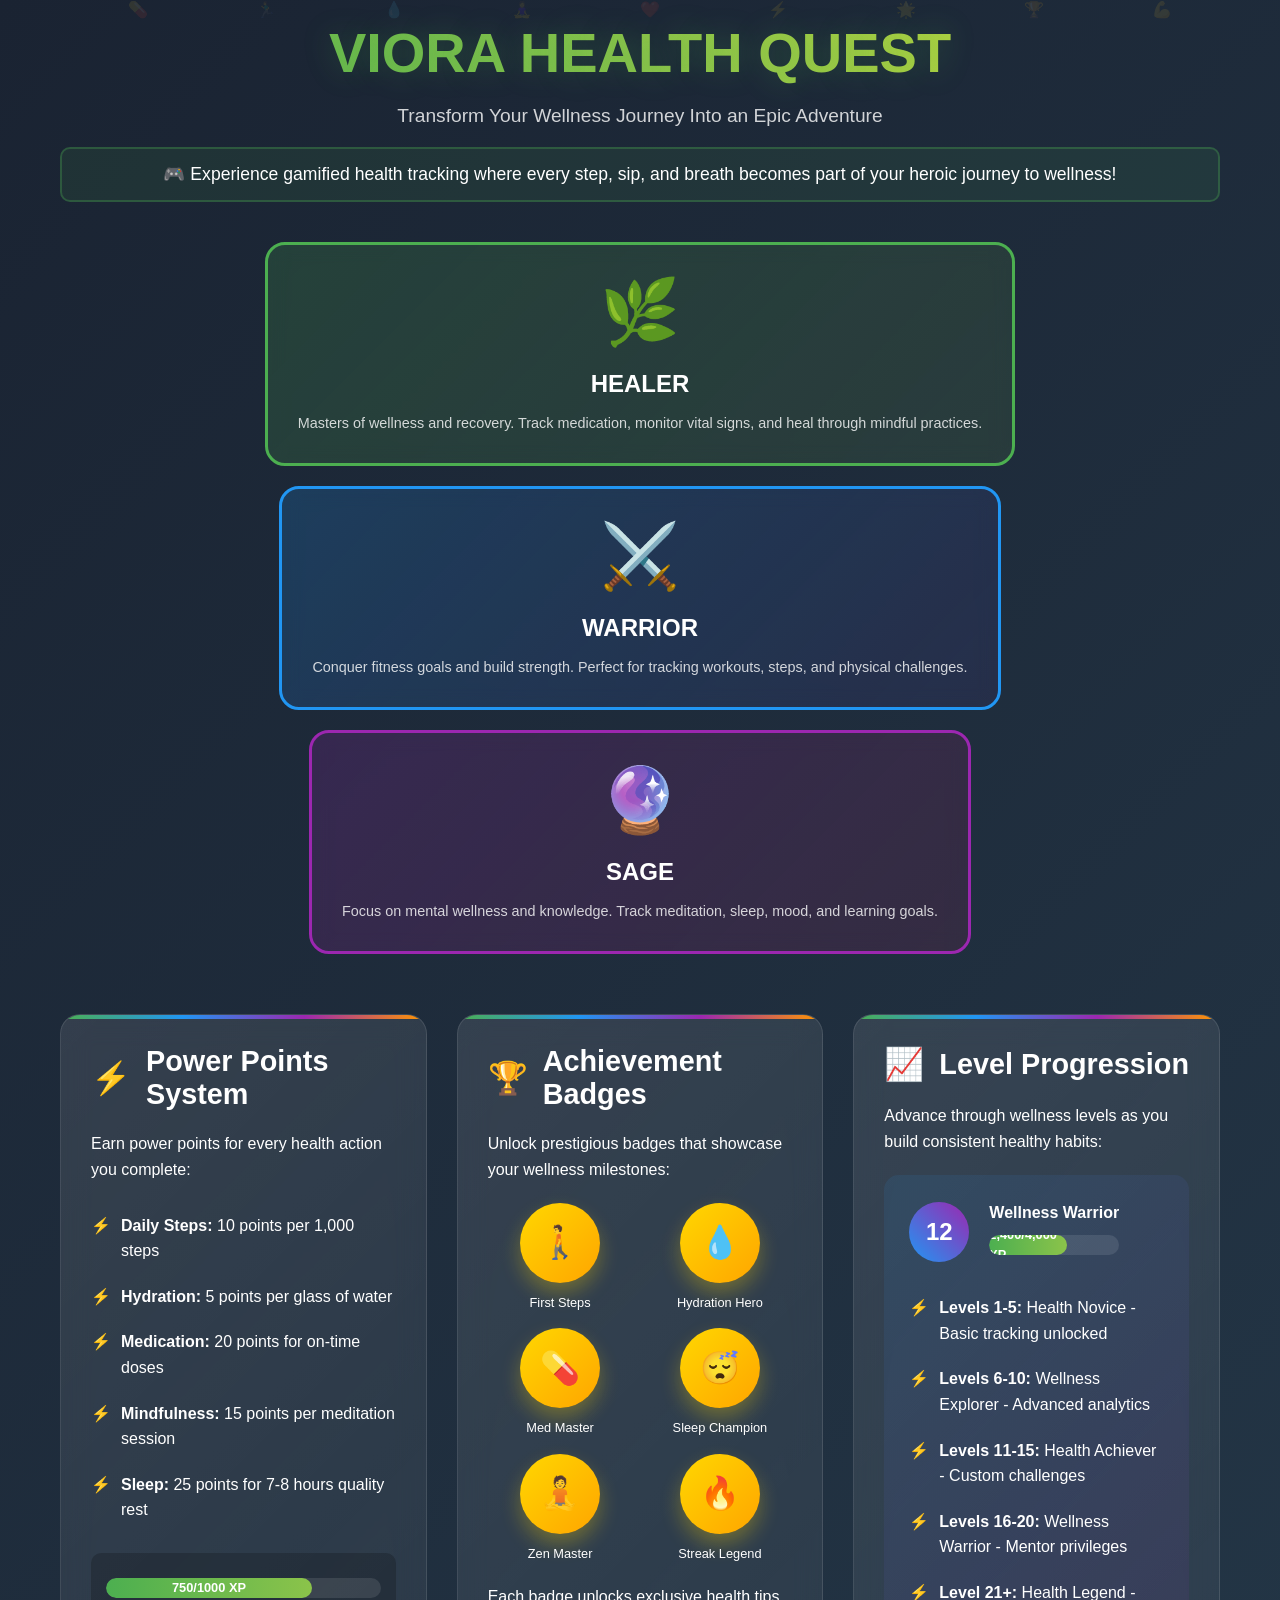
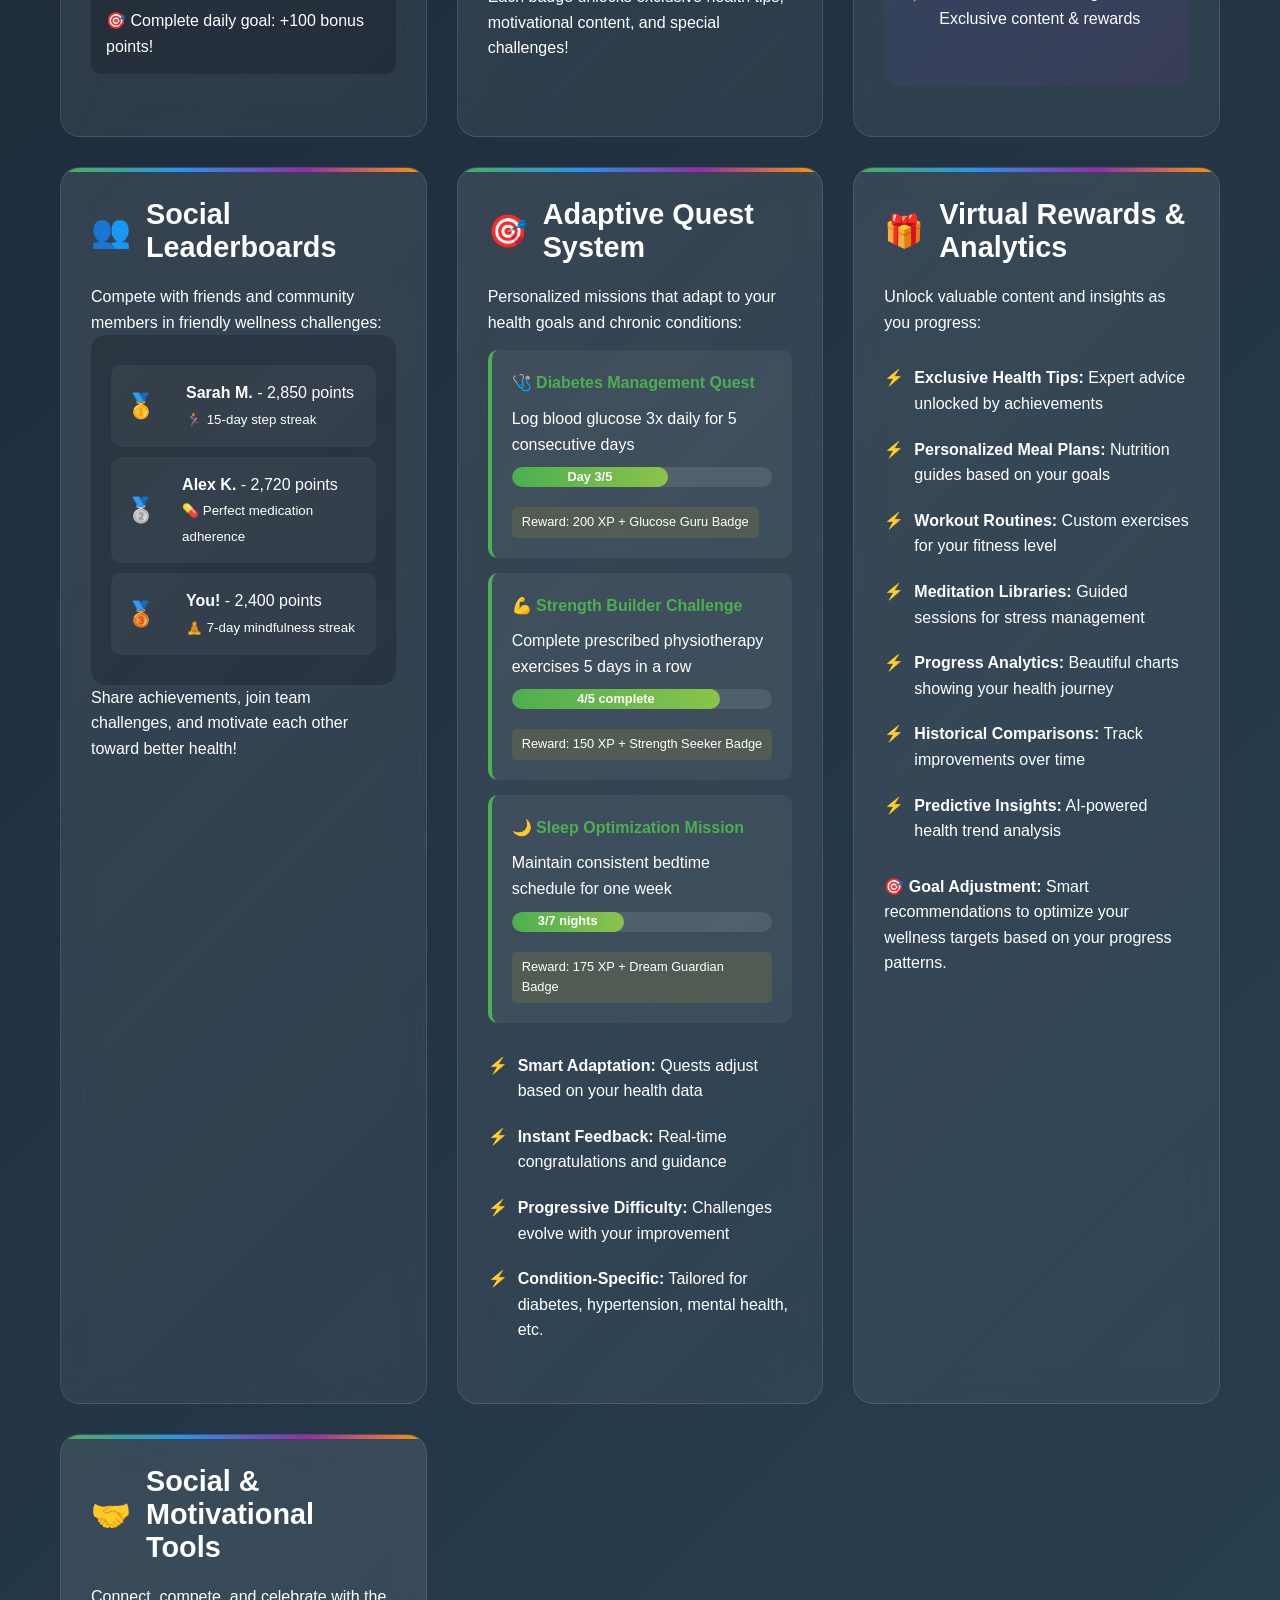
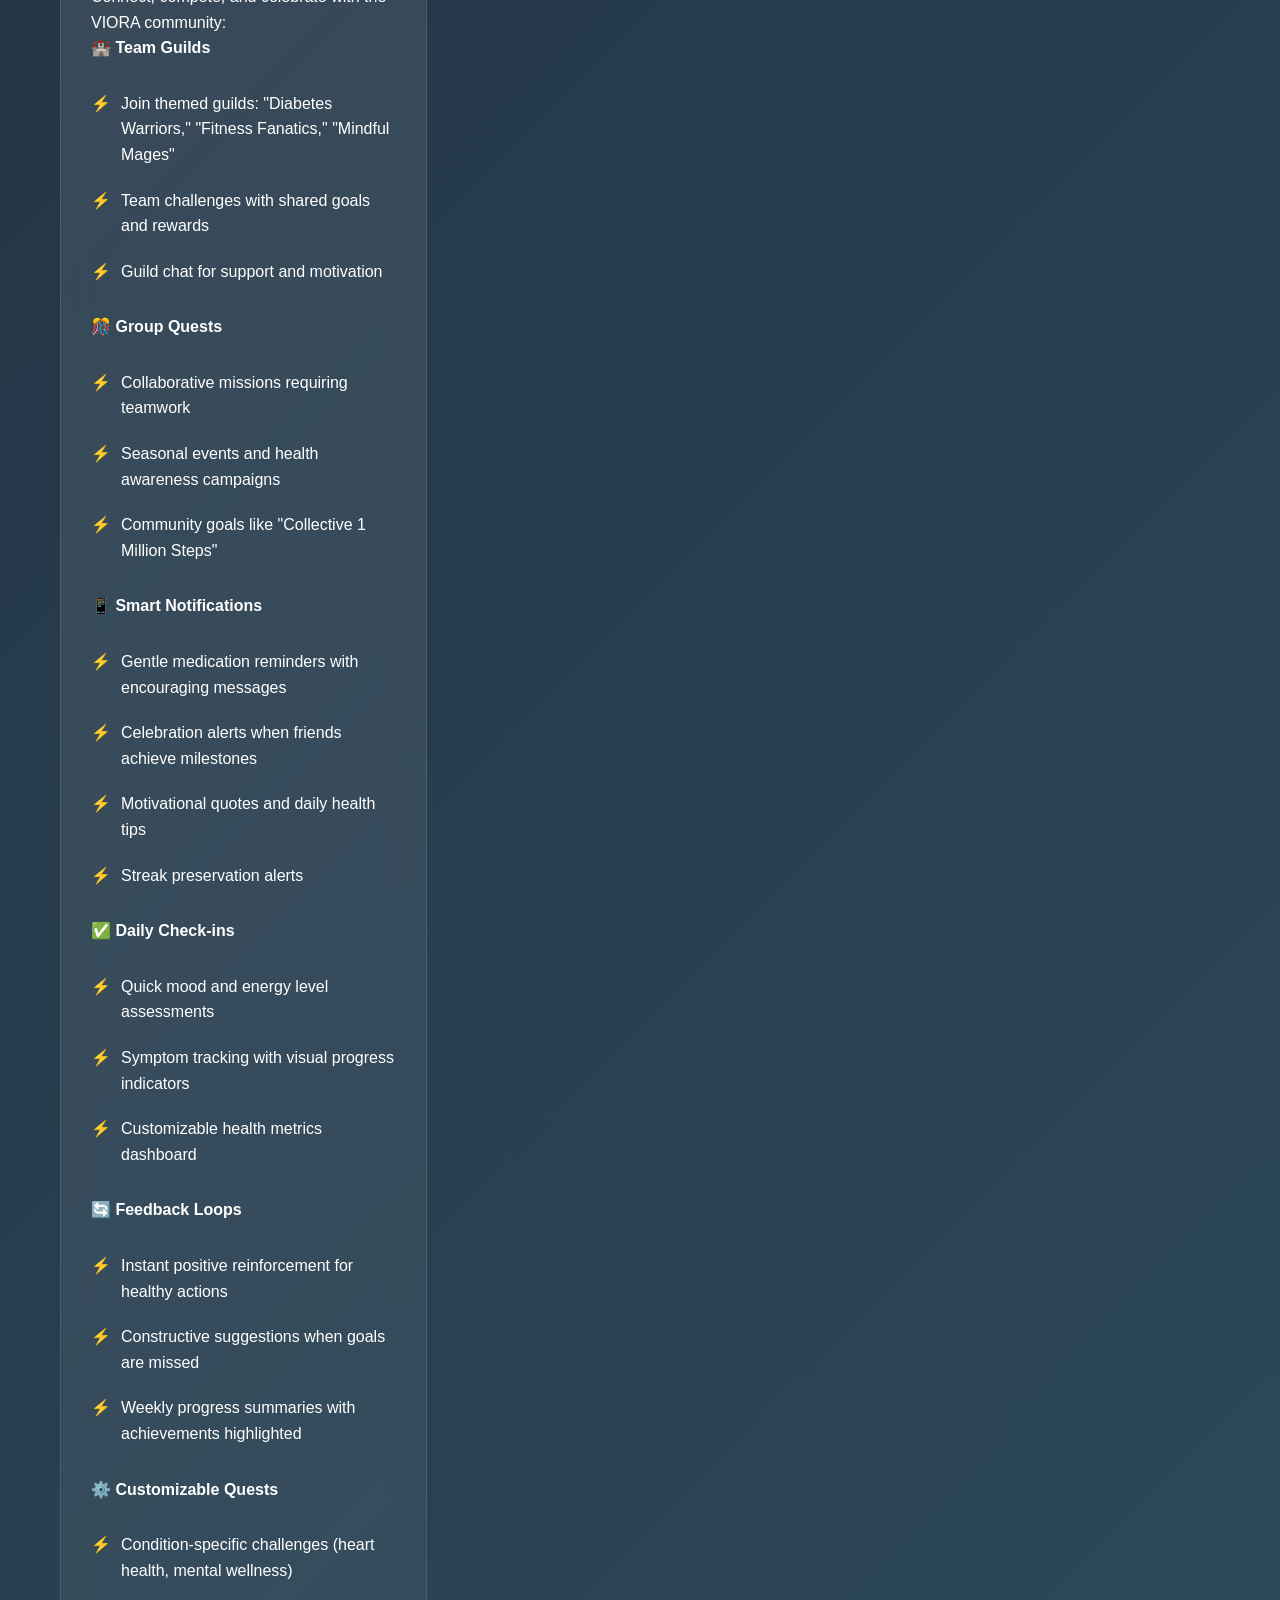
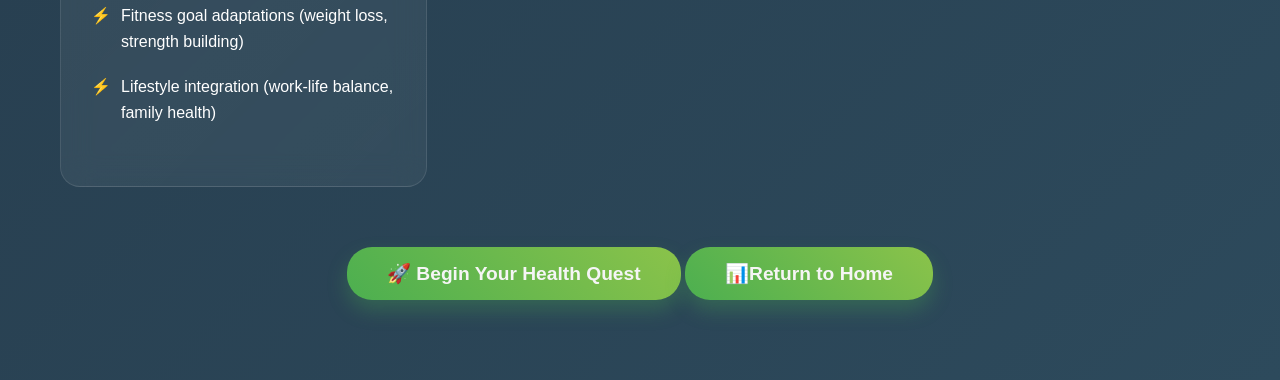
<file: VIORA-main/viora-tracker.html>
<!DOCTYPE html>
<html lang="en">
<head>
    <meta charset="UTF-8">
    <meta name="viewport" content="width=device-width, initial-scale=1.0">
    <title>VIORA - Gamified Health Tracker</title>
    <style>
        * {
            margin: 0;
            padding: 0;
            box-sizing: border-box;
        }

        body {
            font-family: 'Segoe UI', Tahoma, Geneva, Verdana, sans-serif;
            background: linear-gradient(135deg, #1a2332 0%, #2d4a5c 100%);
            color: #ffffff;
            overflow-x: hidden;
        }

        .container {
            max-width: 1200px;
            margin: 0 auto;
            padding: 20px;
        }

        /* Animated Background */
        .bg-animation {
            position: fixed;
            top: 0;
            left: 0;
            width: 100%;
            height: 100%;
            z-index: -1;
            overflow: hidden;
        }

        .floating-element {
            position: absolute;
            opacity: 0.1;
            animation: float 20s infinite linear;
        }

        @keyframes float {
            0% { transform: translateY(100vh) rotate(0deg); }
            100% { transform: translateY(-100px) rotate(360deg); }
        }

        /* Header */
        .header {
            text-align: center;
            margin-bottom: 40px;
            position: relative;
        }

        .title {
            font-size: 3.5rem;
            font-weight: 900;
            background: linear-gradient(45deg, #4CAF50, #8BC34A, #CDDC39);
            -webkit-background-clip: text;
            -webkit-text-fill-color: transparent;
            background-clip: text;
            margin-bottom: 20px;
            text-shadow: 0 0 30px rgba(76, 175, 80, 0.3);
        }

        .subtitle {
            font-size: 1.2rem;
            opacity: 0.8;
            margin-bottom: 10px;
        }

        .demo-note {
            background: rgba(76, 175, 80, 0.1);
            border: 2px solid rgba(76, 175, 80, 0.3);
            border-radius: 10px;
            padding: 15px;
            margin: 20px 0;
            font-size: 1.1rem;
        }

        /* Role Selection */
        .role-selection {
            display: flex;
            justify-content: center;
            gap: 20px;
            margin-bottom: 60px;
            flex-wrap: wrap;
        }

        .role-card {
            background: rgba(255, 255, 255, 0.1);
            border: 3px solid transparent;
            border-radius: 20px;
            padding: 30px;
            text-align: center;
            cursor: pointer;
            transition: all 0.3s ease;
            backdrop-filter: blur(10px);
            position: relative;
            overflow: hidden;
        }

        .role-card.healer {
            border-color: #4CAF50;
            background: linear-gradient(135deg, rgba(76, 175, 80, 0.2) 0%, rgba(139, 195, 74, 0.1) 100%);
        }

        .role-card.knight {
            border-color: #2196F3;
            background: linear-gradient(135deg, rgba(33, 150, 243, 0.2) 0%, rgba(103, 58, 183, 0.1) 100%);
        }

        .role-card.mage {
            border-color: #9C27B0;
            background: linear-gradient(135deg, rgba(156, 39, 176, 0.2) 0%, rgba(233, 30, 99, 0.1) 100%);
        }

        .role-card:hover {
            transform: translateY(-10px) scale(1.05);
            box-shadow: 0 20px 40px rgba(0, 0, 0, 0.3);
        }

        .role-icon {
            font-size: 4rem;
            margin-bottom: 20px;
        }

        .role-name {
            font-size: 1.5rem;
            font-weight: bold;
            margin-bottom: 15px;
        }

        .role-description {
            font-size: 0.9rem;
            opacity: 0.8;
            line-height: 1.4;
        }

        /* Game Mechanics Sections */
        .mechanics-grid {
            display: grid;
            grid-template-columns: repeat(auto-fit, minmax(350px, 1fr));
            gap: 30px;
            margin: 40px 0;
        }

        .mechanic-card {
            background: linear-gradient(135deg, rgba(255, 255, 255, 0.1) 0%, rgba(255, 255, 255, 0.05) 100%);
            border-radius: 20px;
            padding: 30px;
            backdrop-filter: blur(15px);
            border: 1px solid rgba(255, 255, 255, 0.1);
            position: relative;
            overflow: hidden;
        }

        .mechanic-card::before {
            content: '';
            position: absolute;
            top: 0;
            left: 0;
            right: 0;
            height: 4px;
            background: linear-gradient(90deg, #4CAF50, #2196F3, #9C27B0, #FF9800);
        }

        .mechanic-title {
            font-size: 1.8rem;
            font-weight: bold;
            margin-bottom: 20px;
            display: flex;
            align-items: center;
            gap: 15px;
        }

        .mechanic-icon {
            font-size: 2rem;
        }

        .mechanic-content {
            line-height: 1.6;
        }

        .feature-list {
            list-style: none;
            margin: 20px 0;
        }

        .feature-list li {
            padding: 10px 0;
            padding-left: 30px;
            position: relative;
        }

        .feature-list li::before {
            content: '⚡';
            position: absolute;
            left: 0;
            color: #4CAF50;
        }

        /* Progress Bars and Visual Elements */
        .progress-demo {
            background: rgba(0, 0, 0, 0.2);
            border-radius: 10px;
            padding: 15px;
            margin: 20px 0;
        }

        .progress-bar {
            background: rgba(255, 255, 255, 0.1);
            border-radius: 10px;
            height: 20px;
            overflow: hidden;
            margin: 10px 0;
        }

        .progress-fill {
            height: 100%;
            background: linear-gradient(90deg, #4CAF50, #8BC34A);
            border-radius: 10px;
            transition: width 2s ease;
            display: flex;
            align-items: center;
            justify-content: center;
            font-size: 0.8rem;
            font-weight: bold;
        }

        /* Badge Gallery */
        .badge-gallery {
            display: grid;
            grid-template-columns: repeat(auto-fit, minmax(100px, 1fr));
            gap: 15px;
            margin: 20px 0;
        }

        .badge {
            background: linear-gradient(135deg, #FFD700, #FFA500);
            border-radius: 50%;
            width: 80px;
            height: 80px;
            display: flex;
            align-items: center;
            justify-content: center;
            font-size: 2rem;
            margin: 0 auto;
            box-shadow: 0 10px 20px rgba(255, 215, 0, 0.3);
            animation: glow 2s infinite alternate;
        }

        @keyframes glow {
            0% { box-shadow: 0 10px 20px rgba(255, 215, 0, 0.3); }
            100% { box-shadow: 0 10px 30px rgba(255, 215, 0, 0.6); }
        }

        .badge-name {
            text-align: center;
            font-size: 0.8rem;
            margin-top: 10px;
        }

        /* Level System */
        .level-system {
            background: linear-gradient(135deg, rgba(33, 150, 243, 0.1), rgba(156, 39, 176, 0.1));
            border-radius: 15px;
            padding: 25px;
            margin: 20px 0;
        }

        .level-indicator {
            display: flex;
            align-items: center;
            gap: 20px;
            margin-bottom: 20px;
        }

        .level-badge {
            background: linear-gradient(45deg, #2196F3, #9C27B0);
            border-radius: 50%;
            width: 60px;
            height: 60px;
            display: flex;
            align-items: center;
            justify-content: center;
            font-size: 1.5rem;
            font-weight: bold;
        }

        /* Quest System */
        .quest-card {
            background: rgba(255, 255, 255, 0.05);
            border-left: 4px solid #4CAF50;
            border-radius: 10px;
            padding: 20px;
            margin: 15px 0;
        }

        .quest-title {
            font-weight: bold;
            color: #4CAF50;
            margin-bottom: 10px;
        }

        .quest-reward {
            background: rgba(255, 215, 0, 0.1);
            border-radius: 5px;
            padding: 5px 10px;
            display: inline-block;
            font-size: 0.8rem;
            margin-top: 10px;
        }

        /* Leaderboard */
        .leaderboard {
            background: rgba(0, 0, 0, 0.2);
            border-radius: 15px;
            padding: 20px;
        }

        .leaderboard-item {
            display: flex;
            align-items: center;
            padding: 15px;
            margin: 10px 0;
            background: rgba(255, 255, 255, 0.05);
            border-radius: 10px;
            transition: transform 0.2s ease;
        }

        .leaderboard-item:hover {
            transform: translateX(10px);
        }

        .rank {
            font-size: 1.5rem;
            font-weight: bold;
            margin-right: 20px;
            width: 40px;
        }

        .rank.gold { color: #FFD700; }
        .rank.silver { color: #C0C0C0; }
        .rank.bronze { color: #CD7F32; }

        /* Animation Classes */
        .fade-in {
            animation: fadeIn 1s ease-in;
        }

        @keyframes fadeIn {
            from { opacity: 0; transform: translateY(30px); }
            to { opacity: 1; transform: translateY(0); }
        }

        .slide-in-left {
            animation: slideInLeft 0.8s ease-out;
        }

        @keyframes slideInLeft {
            from { opacity: 0; transform: translateX(-50px); }
            to { opacity: 1; transform: translateX(0); }
        }

        /* Responsive Design */
        @media (max-width: 768px) {
            .title {
                font-size: 2.5rem;
            }
            
            .role-selection {
                flex-direction: column;
                align-items: center;
            }
            
            .mechanics-grid {
                grid-template-columns: 1fr;
            }
        }

        /* Interactive Elements */
        .cta-button {
            background: linear-gradient(45deg, #4CAF50, #8BC34A);
            border: none;
            border-radius: 25px;
            padding: 15px 40px;
            font-size: 1.2rem;
            font-weight: bold;
            color: white;
            cursor: pointer;
            transition: all 0.3s ease;
            box-shadow: 0 10px 20px rgba(76, 175, 80, 0.3);
        }

        .cta-button:hover {
            transform: translateY(-3px);
            box-shadow: 0 15px 30px rgba(76, 175, 80, 0.4);
        }
    </style>
</head>
<body>
    <div class="bg-animation">
        <!-- Health Icons -->
        <div class="floating-element" style="left: 10%; animation-delay: 0s;">💊</div>
        <div class="floating-element" style="left: 20%; animation-delay: 2s;">🏃‍♂️</div>
        <div class="floating-element" style="left: 30%; animation-delay: 4s;">💧</div>
        <div class="floating-element" style="left: 40%; animation-delay: 6s;">🧘‍♀️</div>
        <div class="floating-element" style="left: 50%; animation-delay: 8s;">❤️</div>
        <div class="floating-element" style="left: 60%; animation-delay: 10s;">⚡</div>
        <div class="floating-element" style="left: 70%; animation-delay: 12s;">🌟</div>
        <div class="floating-element" style="left: 80%; animation-delay: 14s;">🏆</div>
        <div class="floating-element" style="left: 90%; animation-delay: 16s;">💪</div>
        
        <!-- Floating Bubbles -->
        <div class="bubble small" style="left: 5%; animation-delay: 0s; animation-duration: 12s;"></div>
        <div class="bubble medium" style="left: 15%; animation-delay: 2s; animation-duration: 16s;"></div>
        <div class="bubble large" style="left: 25%; animation-delay: 4s; animation-duration: 14s;"></div>
        <div class="bubble small" style="left: 35%; animation-delay: 6s; animation-duration: 18s;"></div>
        <div class="bubble extra-large" style="left: 45%; animation-delay: 1s; animation-duration: 20s;"></div>
        <div class="bubble medium" style="left: 55%; animation-delay: 8s; animation-duration: 13s;"></div>
        <div class="bubble small" style="left: 65%; animation-delay: 3s; animation-duration: 15s;"></div>
        <div class="bubble large" style="left: 75%; animation-delay: 10s; animation-duration: 17s;"></div>
        <div class="bubble medium" style="left: 85%; animation-delay: 5s; animation-duration: 19s;"></div>
        <div class="bubble small" style="left: 95%; animation-delay: 7s; animation-duration: 11s;"></div>
        
        <!-- Additional bubble layers for more density -->
        <div class="bubble small" style="left: 12%; animation-delay: 9s; animation-duration: 14s;"></div>
        <div class="bubble medium" style="left: 22%; animation-delay: 11s; animation-duration: 16s;"></div>
        <div class="bubble large" style="left: 32%; animation-delay: 1.5s; animation-duration: 18s;"></div>
        <div class="bubble small" style="left: 42%; animation-delay: 13s; animation-duration: 12s;"></div>
        <div class="bubble extra-large" style="left: 52%; animation-delay: 2.5s; animation-duration: 21s;"></div>
        <div class="bubble medium" style="left: 62%; animation-delay: 15s; animation-duration: 15s;"></div>
        <div class="bubble small" style="left: 72%; animation-delay: 4.5s; animation-duration: 17s;"></div>
        <div class="bubble large" style="left: 82%; animation-delay: 16s; animation-duration: 13s;"></div>
        <div class="bubble medium" style="left: 92%; animation-delay: 6.5s; animation-duration: 19s;"></div>
    </div>

    <div class="container">
        <header class="header fade-in">
            <h1 class="title">VIORA HEALTH QUEST</h1>
            <p class="subtitle">Transform Your Wellness Journey Into an Epic Adventure</p>
            <div class="demo-note">
                🎮 Experience gamified health tracking where every step, sip, and breath becomes part of your heroic journey to wellness!
            </div>
        </header>

        <section class="role-selection slide-in-left">
            <div class="role-card healer" onclick="selectRole('healer')">
                <div class="role-icon">🌿</div>
                <div class="role-name">HEALER</div>
                <div class="role-description">Masters of wellness and recovery. Track medication, monitor vital signs, and heal through mindful practices.</div>
            </div>
            <div class="role-card knight" onclick="selectRole('knight')">
                <div class="role-icon">⚔️</div>
                <div class="role-name">WARRIOR</div>
                <div class="role-description">Conquer fitness goals and build strength. Perfect for tracking workouts, steps, and physical challenges.</div>
            </div>
            <div class="role-card mage" onclick="selectRole('mage')">
                <div class="role-icon">🔮</div>
                <div class="role-name">SAGE</div>
                <div class="role-description">Focus on mental wellness and knowledge. Track meditation, sleep, mood, and learning goals.</div>
            </div>
        </section>

        <div class="mechanics-grid">
            <div class="mechanic-card fade-in">
                <h3 class="mechanic-title">
                    <span class="mechanic-icon">⚡</span>
                    Power Points System
                </h3>
                <div class="mechanic-content">
                    <p>Earn power points for every health action you complete:</p>
                    <ul class="feature-list">
                        <li><strong>Daily Steps:</strong> 10 points per 1,000 steps</li>
                        <li><strong>Hydration:</strong> 5 points per glass of water</li>
                        <li><strong>Medication:</strong> 20 points for on-time doses</li>
                        <li><strong>Mindfulness:</strong> 15 points per meditation session</li>
                        <li><strong>Sleep:</strong> 25 points for 7-8 hours quality rest</li>
                    </ul>
                    <div class="progress-demo">
                        <div class="progress-bar">
                            <div class="progress-fill" style="width: 75%;">750/1000 XP</div>
                        </div>
                        <p>🎯 Complete daily goal: +100 bonus points!</p>
                    </div>
                </div>
            </div>

            <div class="mechanic-card fade-in">
                <h3 class="mechanic-title">
                    <span class="mechanic-icon">🏆</span>
                    Achievement Badges
                </h3>
                <div class="mechanic-content">
                    <p>Unlock prestigious badges that showcase your wellness milestones:</p>
                    <div class="badge-gallery">
                        <div>
                            <div class="badge">🚶</div>
                            <div class="badge-name">First Steps</div>
                        </div>
                        <div>
                            <div class="badge">💧</div>
                            <div class="badge-name">Hydration Hero</div>
                        </div>
                        <div>
                            <div class="badge">💊</div>
                            <div class="badge-name">Med Master</div>
                        </div>
                        <div>
                            <div class="badge">😴</div>
                            <div class="badge-name">Sleep Champion</div>
                        </div>
                        <div>
                            <div class="badge">🧘</div>
                            <div class="badge-name">Zen Master</div>
                        </div>
                        <div>
                            <div class="badge">🔥</div>
                            <div class="badge-name">Streak Legend</div>
                        </div>
                    </div>
                    <p>Each badge unlocks exclusive health tips, motivational content, and special challenges!</p>
                </div>
            </div>

            <div class="mechanic-card fade-in">
                <h3 class="mechanic-title">
                    <span class="mechanic-icon">📈</span>
                    Level Progression
                </h3>
                <div class="mechanic-content">
                    <p>Advance through wellness levels as you build consistent healthy habits:</p>
                    <div class="level-system">
                        <div class="level-indicator">
                            <div class="level-badge">12</div>
                            <div>
                                <h4>Wellness Warrior</h4>
                                <div class="progress-bar">
                                    <div class="progress-fill" style="width: 60%;">2,400/4,000 XP</div>
                                </div>
                            </div>
                        </div>
                        <ul class="feature-list">
                            <li><strong>Levels 1-5:</strong> Health Novice - Basic tracking unlocked</li>
                            <li><strong>Levels 6-10:</strong> Wellness Explorer - Advanced analytics</li>
                            <li><strong>Levels 11-15:</strong> Health Achiever - Custom challenges</li>
                            <li><strong>Levels 16-20:</strong> Wellness Warrior - Mentor privileges</li>
                            <li><strong>Level 21+:</strong> Health Legend - Exclusive content & rewards</li>
                        </ul>
                    </div>
                </div>
            </div>

            <div class="mechanic-card fade-in">
                <h3 class="mechanic-title">
                    <span class="mechanic-icon">👥</span>
                    Social Leaderboards
                </h3>
                <div class="mechanic-content">
                    <p>Compete with friends and community members in friendly wellness challenges:</p>
                    <div class="leaderboard">
                        <div class="leaderboard-item">
                            <span class="rank gold">🥇</span>
                            <div>
                                <strong>Sarah M.</strong> - 2,850 points
                                <br><small>🏃‍♀️ 15-day step streak</small>
                            </div>
                        </div>
                        <div class="leaderboard-item">
                            <span class="rank silver">🥈</span>
                            <div>
                                <strong>Alex K.</strong> - 2,720 points
                                <br><small>💊 Perfect medication adherence</small>
                            </div>
                        </div>
                        <div class="leaderboard-item">
                            <span class="rank bronze">🥉</span>
                            <div>
                                <strong>You!</strong> - 2,400 points
                                <br><small>🧘 7-day mindfulness streak</small>
                            </div>
                        </div>
                    </div>
                    <p>Share achievements, join team challenges, and motivate each other toward better health!</p>
                </div>
            </div>

            <div class="mechanic-card fade-in">
                <h3 class="mechanic-title">
                    <span class="mechanic-icon">🎯</span>
                    Adaptive Quest System
                </h3>
                <div class="mechanic-content">
                    <p>Personalized missions that adapt to your health goals and chronic conditions:</p>
                    
                    <div class="quest-card">
                        <div class="quest-title">🩺 Diabetes Management Quest</div>
                        <p>Log blood glucose 3x daily for 5 consecutive days</p>
                        <div class="progress-bar">
                            <div class="progress-fill" style="width: 60%;">Day 3/5</div>
                        </div>
                        <span class="quest-reward">Reward: 200 XP + Glucose Guru Badge</span>
                    </div>

                    <div class="quest-card">
                        <div class="quest-title">💪 Strength Builder Challenge</div>
                        <p>Complete prescribed physiotherapy exercises 5 days in a row</p>
                        <div class="progress-bar">
                            <div class="progress-fill" style="width: 80%;">4/5 complete</div>
                        </div>
                        <span class="quest-reward">Reward: 150 XP + Strength Seeker Badge</span>
                    </div>

                    <div class="quest-card">
                        <div class="quest-title">🌙 Sleep Optimization Mission</div>
                        <p>Maintain consistent bedtime schedule for one week</p>
                        <div class="progress-bar">
                            <div class="progress-fill" style="width: 43%;">3/7 nights</div>
                        </div>
                        <span class="quest-reward">Reward: 175 XP + Dream Guardian Badge</span>
                    </div>

                    <ul class="feature-list">
                        <li><strong>Smart Adaptation:</strong> Quests adjust based on your health data</li>
                        <li><strong>Instant Feedback:</strong> Real-time congratulations and guidance</li>
                        <li><strong>Progressive Difficulty:</strong> Challenges evolve with your improvement</li>
                        <li><strong>Condition-Specific:</strong> Tailored for diabetes, hypertension, mental health, etc.</li>
                    </ul>
                </div>
            </div>

            <div class="mechanic-card fade-in">
                <h3 class="mechanic-title">
                    <span class="mechanic-icon">🎁</span>
                    Virtual Rewards & Analytics
                </h3>
                <div class="mechanic-content">
                    <p>Unlock valuable content and insights as you progress:</p>
                    <ul class="feature-list">
                        <li><strong>Exclusive Health Tips:</strong> Expert advice unlocked by achievements</li>
                        <li><strong>Personalized Meal Plans:</strong> Nutrition guides based on your goals</li>
                        <li><strong>Workout Routines:</strong> Custom exercises for your fitness level</li>
                        <li><strong>Meditation Libraries:</strong> Guided sessions for stress management</li>
                        <li><strong>Progress Analytics:</strong> Beautiful charts showing your health journey</li>
                        <li><strong>Historical Comparisons:</strong> Track improvements over time</li>
                        <li><strong>Predictive Insights:</strong> AI-powered health trend analysis</li>
                    </ul>
                    <p>🎯 <strong>Goal Adjustment:</strong> Smart recommendations to optimize your wellness targets based on your progress patterns.</p>
                </div>
            </div>

            <div class="mechanic-card fade-in">
                <h3 class="mechanic-title">
                    <span class="mechanic-icon">🤝</span>
                    Social & Motivational Tools
                </h3>
                <div class="mechanic-content">
                    <p>Connect, compete, and celebrate with the VIORA community:</p>
                    
                    <h4>🏰 Team Guilds</h4>
                    <ul class="feature-list">
                        <li>Join themed guilds: "Diabetes Warriors," "Fitness Fanatics," "Mindful Mages"</li>
                        <li>Team challenges with shared goals and rewards</li>
                        <li>Guild chat for support and motivation</li>
                    </ul>

                    <h4>🎊 Group Quests</h4>
                    <ul class="feature-list">
                        <li>Collaborative missions requiring teamwork</li>
                        <li>Seasonal events and health awareness campaigns</li>
                        <li>Community goals like "Collective 1 Million Steps"</li>
                    </ul>

                    <h4>📱 Smart Notifications</h4>
                    <ul class="feature-list">
                        <li>Gentle medication reminders with encouraging messages</li>
                        <li>Celebration alerts when friends achieve milestones</li>
                        <li>Motivational quotes and daily health tips</li>
                        <li>Streak preservation alerts</li>
                    </ul>

                    <h4>✅ Daily Check-ins</h4>
                    <ul class="feature-list">
                        <li>Quick mood and energy level assessments</li>
                        <li>Symptom tracking with visual progress indicators</li>
                        <li>Customizable health metrics dashboard</li>
                    </ul>

                    <h4>🔄 Feedback Loops</h4>
                    <ul class="feature-list">
                        <li>Instant positive reinforcement for healthy actions</li>
                        <li>Constructive suggestions when goals are missed</li>
                        <li>Weekly progress summaries with achievements highlighted</li>
                    </ul>

                    <h4>⚙️ Customizable Quests</h4>
                    <ul class="feature-list">
                        <li>Condition-specific challenges (heart health, mental wellness)</li>
                        <li>Fitness goal adaptations (weight loss, strength building)</li>
                        <li>Lifestyle integration (work-life balance, family health)</li>
                    </ul>
                </div>
            </div>
        </div>

        <div style="text-align: center; margin: 60px 0;">
            <button class="cta-button"><a href="viora-tracker-2.html"  style="text-decoration: none; color: whitesmoke;">🚀 Begin Your Health Quest</a></button>
            <button class="cta-button"> <a href="Dashboard.html#homeContent" style="text-decoration: none; color: whitesmoke;">📊Return to Home</a></button>
        </div>
    </div>

    <script>
        // Add interactive elements
        let selectedRole = null;

        function showNotification(message, type = 'success') {
            // Remove existing notifications
            const existingNotification = document.querySelector('.custom-notification');
            if (existingNotification) {
                existingNotification.remove();
            }

            const notification = document.createElement('div');
            notification.className = 'custom-notification';
            notification.innerHTML = message;
            
            if (type === 'success') {
                notification.style.background = 'linear-gradient(135deg, #4CAF50, #45a049)';
            } else if (type === 'warning') {
                notification.style.background = 'linear-gradient(135deg, #ff9800, #f57c00)';
            }
            
            notification.style.cssText += `
                position: fixed;
                top: 20px;
                right: 20px;
                color: white;
                padding: 20px 30px;
                border-radius: 15px;
                font-size: 1.1rem;
                font-weight: bold;
                box-shadow: 0 10px 30px rgba(0, 0, 0, 0.3);
                z-index: 10000;
                animation: slideInNotification 0.5s ease-out;
                max-width: 400px;
                text-align: center;
            `;

            // Add animation keyframes if not already added
            if (!document.querySelector('#notification-styles')) {
                const style = document.createElement('style');
                style.id = 'notification-styles';
                style.textContent = `
                    @keyframes slideInNotification {
                        from { transform: translateX(100%); opacity: 0; }
                        to { transform: translateX(0); opacity: 1; }
                    }
                    @keyframes slideOutNotification {
                        from { transform: translateX(0); opacity: 1; }
                        to { transform: translateX(100%); opacity: 0; }
                    }
                `;
                document.head.appendChild(style);
            }

            document.body.appendChild(notification);

            // Auto remove after 4 seconds
            setTimeout(() => {
                notification.style.animation = 'slideOutNotification 0.5s ease-in';
                setTimeout(() => {
                    if (notification.parentNode) {
                        notification.remove();
                    }
                }, 500);
            }, 4000);
        }

        function selectRole(role) {
            // Reset all cards
            document.querySelectorAll('.role-card').forEach(card => {
                card.style.transform = 'scale(1)';
                card.style.opacity = '0.7';
                card.style.border = '3px solid transparent';
                card.style.boxShadow = 'none';
            });
            
            // Highlight selected card
            const selectedCard = document.querySelector(`.role-card.${role}`);
            selectedCard.style.transform = 'scale(1.1)';
            selectedCard.style.opacity = '1';
            
            // Add glowing border based on role
            if (role === 'healer') {
                selectedCard.style.border = '3px solid #4CAF50';
                selectedCard.style.boxShadow = '0 0 30px rgba(76, 175, 80, 0.6)';
            } else if (role === 'knight') {
                selectedCard.style.border = '3px solid #2196F3';
                selectedCard.style.boxShadow = '0 0 30px rgba(33, 150, 243, 0.6)';
            } else if (role === 'mage') {
                selectedCard.style.border = '3px solid #9C27B0';
                selectedCard.style.boxShadow = '0 0 30px rgba(156, 39, 176, 0.6)';
            }
            
            selectedRole = role;
            
            // Show custom notification instead of alert
            setTimeout(() => {
                showNotification(`🎉 Welcome, ${role.toUpperCase()}! Click "Begin Your Health Quest" to start your adventure!`);
            }, 300);
        }

        function startQuest() {
            if (!selectedRole) {
                showNotification('⚡ Please select your avatar first! Choose between Healer, Warrior, or Sage to begin your wellness adventure.', 'warning');
                // Scroll to role selection
                setTimeout(() => {
                    document.querySelector('.role-selection').scrollIntoView({ behavior: 'smooth' });
                }, 500);
                return;
            }
            
            showNotification('🌟 Your health quest awaits! Let\'s transform your wellness journey!');
        }

        // Animate progress bars on scroll
        const observerOptions = {
            threshold: 0.1,
            rootMargin: '0px 0px -100px 0px'
        };

        const observer = new IntersectionObserver((entries) => {
            entries.forEach(entry => {
                if (entry.isIntersecting) {
                    const progressBars = entry.target.querySelectorAll('.progress-fill');
                    progressBars.forEach(bar => {
                        const width = bar.style.width;
                        bar.style.width = '0%';
                        setTimeout(() => {
                            bar.style.width = width;
                        }, 200);
                    });
                }
            });
        }, observerOptions);

        document.querySelectorAll('.mechanic-card').forEach(card => {
            observer.observe(card);
        });

        // Add floating animation trigger
        document.addEventListener('DOMContentLoaded', function() {
            const elements = document.querySelectorAll('.fade-in, .slide-in-left');
            elements.forEach((el, index) => {
                el.style.animationDelay = `${index * 0.2}s`;
            });
        });
    </script>
</body>
</html>
</file>
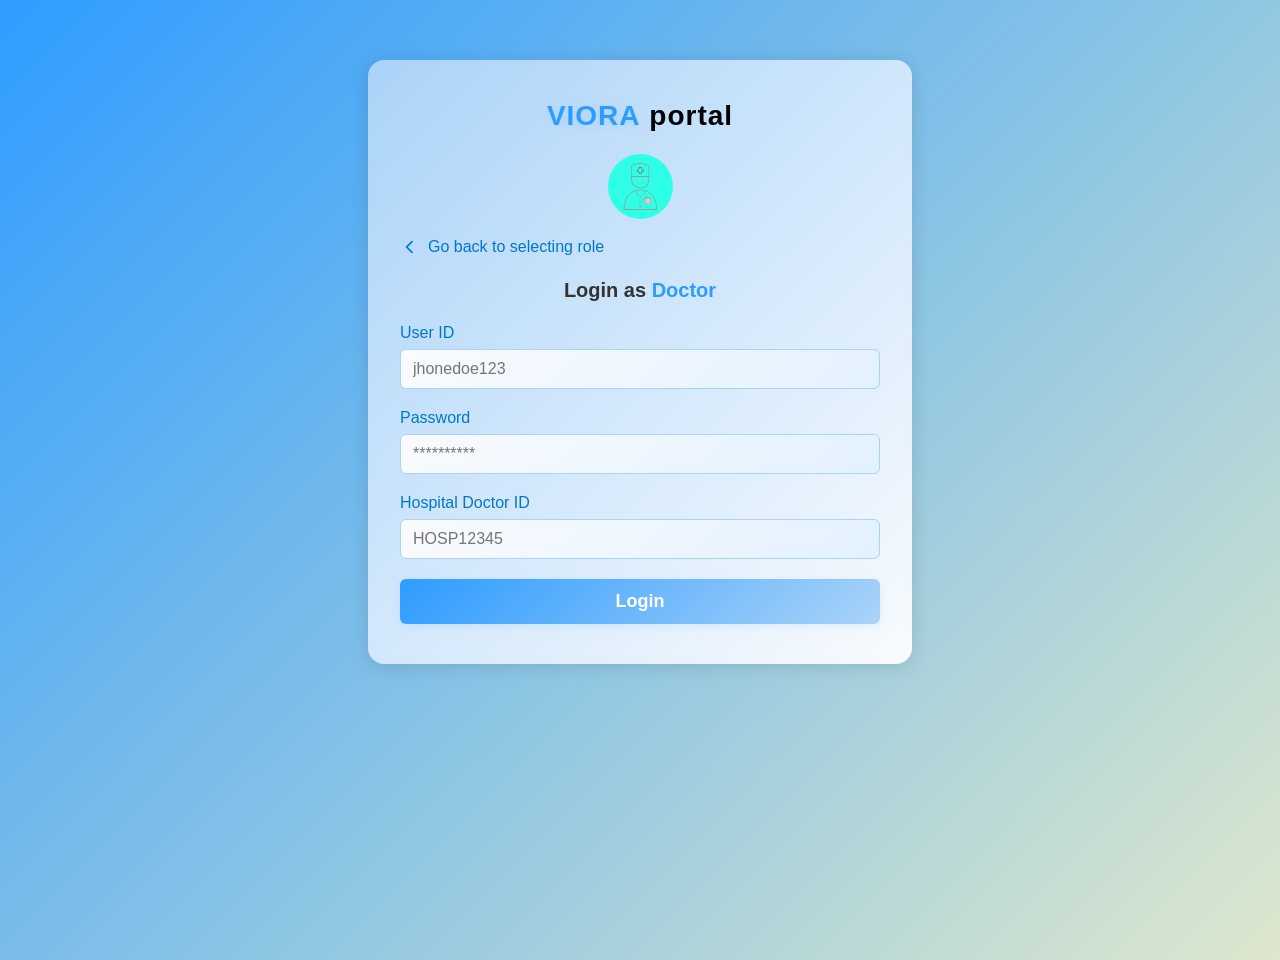
<file: VIORA-main/login/doctor-login.html>
<!DOCTYPE html>
<html lang="en">
<head>
    <meta charset="UTF-8">
    <title>Doctor Login</title>
    <meta name="viewport" content="width=device-width, initial-scale=1.0">
    <link rel="icon" type="image/png" href="images/favicon.png">
    <style>
        body {
            font-family: Arial, sans-serif;
            margin: 0;
            padding: 0;
            min-height: 100vh;
            background: linear-gradient(135deg, #2E9CFF 0%, #DDE7CC 100%);
        }
        .container {
            max-width: 480px;
            margin: 60px auto;
            background: linear-gradient(135deg, #AAD3F8 0%, #F9FBFE 100%);
            padding: 40px 32px;
            border-radius: 16px;
            box-shadow: 0 2px 18px rgba(0,0,0,0.12);
        }
        .viora-title {
            display: flex;
            align-items: center;
            justify-content: center;
            font-size: 28px;
            font-weight: bold;
            margin-bottom: 22px;
            letter-spacing: 1px;
        }
        .viora-title .highlight {
            color: #2E9CFF;
            text-shadow: 0 2px 8px #AAD3F8;
        }

        #Doctor {
            color: #2E9CFF;
            font-weight: bold;
        }

        .doctor-icon {
            margin-right: 12px;
        }
        .back-link {
            display: flex;
            align-items: center;
            color: #0077cc;
            text-decoration: none;
            margin-bottom: 22px;
            font-size: 16px;
        }
        .back-link svg {
            margin-right: 8px;
        }
        .back-link:hover {
            color: #2E9CFF;
        }
        .section-title {
            text-align: center;
            font-size: 20px;
            font-weight: 600;
            margin-bottom: 22px;
            color: #333;
        }
        label {
            display: block;
            margin-bottom: 7px;
            font-weight: 500;
            color: #0077cc;
        }
        input {
            width: 100%;
            padding: 10px 12px;
            margin-bottom: 20px;
            border: 1px solid #AAD3F8;
            border-radius: 6px;
            font-size: 16px;
            background: linear-gradient(135deg, #F9FBFE 0%, #E3F1FF 100%);
            color: #2E9CFF;
            transition: border 0.2s;
            box-sizing: border-box;
        }
        input:focus {
            border-color: #2E9CFF;
            outline: none;
        }
        button {
            width: 100%;
            padding: 12px;
            background: linear-gradient(135deg, #2E9CFF 0%, #AAD3F8 100%);
            color: #fff;
            border: none;
            border-radius: 6px;
            font-size: 18px;
            font-weight: 600;
            cursor: pointer;
            box-shadow: 0 2px 8px rgba(46,156,255,0.10);
            transition: background 0.2s;
        }
        button:hover {
            background: linear-gradient(135deg, #0077cc 0%, #2E9CFF 100%);
        }
    </style>
</head>
<body>
    <div class="container">
        <div class="viora-title">
            <span class="highlight">VIORA</span>&nbsp;portal
        </div>
        
        <span class="doctor-icon">
            <!-- Doctor SVG Icon -->
            <img src="doctor.svg" alt="doctor Icon" width="65" height="65" style="display: block; margin: 0 auto;">
        </span>
        
        <a href="index.html" class="back-link">
            <svg width="20" height="20" fill="none" stroke="currentColor" stroke-width="2" viewBox="0 0 24 24">
                <path d="M15 19l-7-7 7-7"/>
            </svg>
            Go back to selecting role
        </a>
        
        <div class="section-title">Login as <span id="Doctor">Doctor</span></div>
        
        <form>
            <label for="userid">User ID</label>
            <input type="text" id="userid" name="userid" placeholder="jhonedoe123" required>

            <label for="password">Password</label>
            <input type="password" id="password" name="password" placeholder="**********" required>

            <label for="hospitalid">Hospital Doctor ID</label>
            <input type="text" id="hospitalid" name="hospitalid" placeholder="HOSP12345" required>

            <button type="submit">Login</button>
        </form>
    </div>
</body>
</html>
</file>
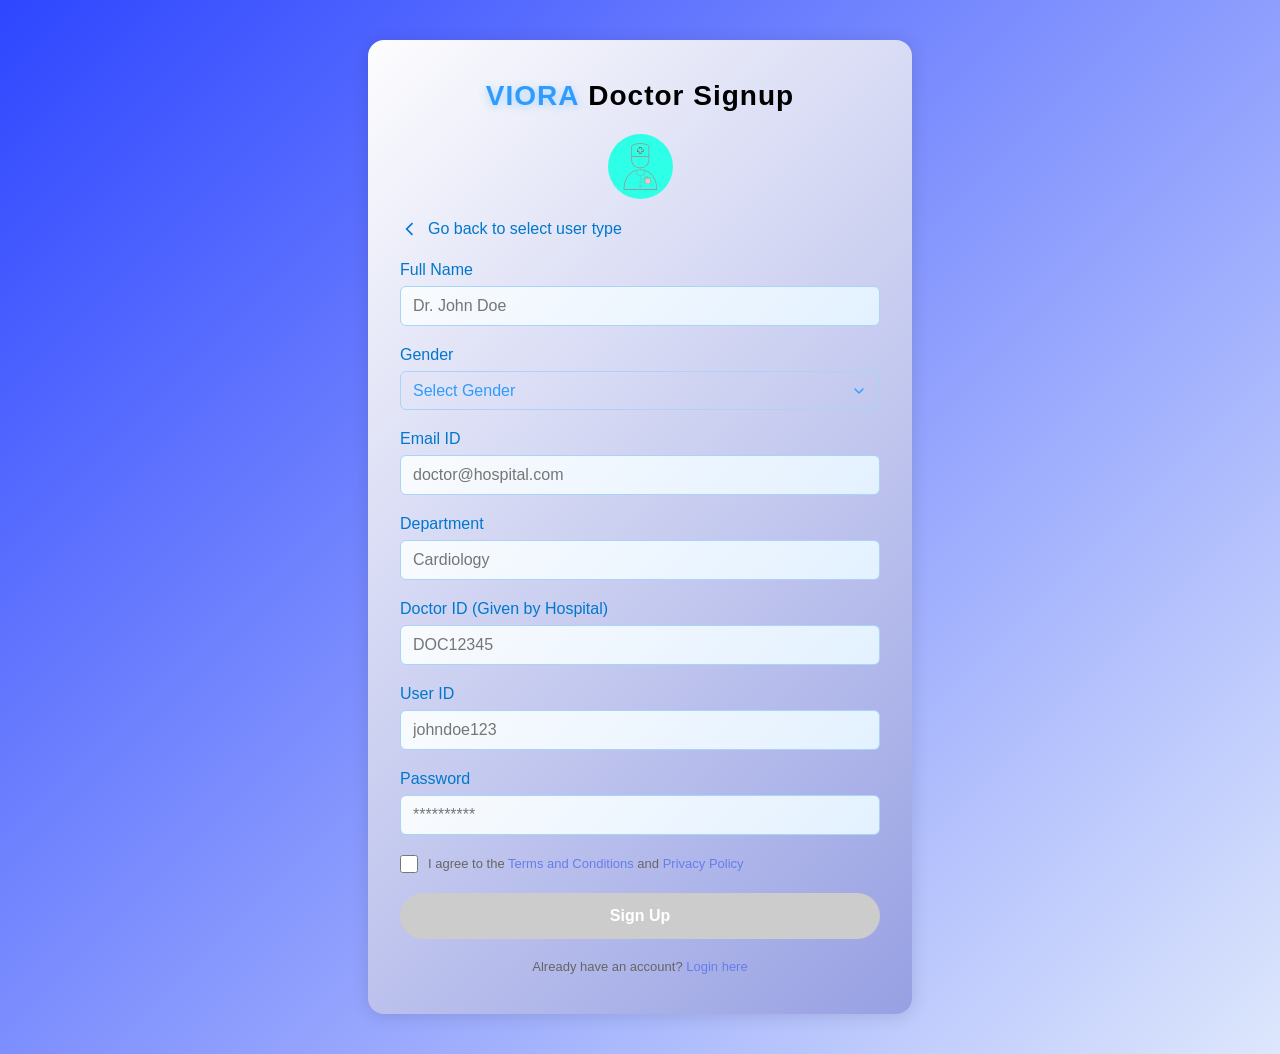
<file: VIORA-main/login/doctor-signup.html>
<!DOCTYPE html>
<html lang="en">
<head>
    <meta charset="UTF-8">
    <title>Doctor Signup</title>
    <meta name="viewport" content="width=device-width, initial-scale=1.0">
    <link rel="icon" type="image/png" href="images/favicon.png">
    <style>
        body {
            font-family: Arial, sans-serif;
            margin: 0;
            padding: 0;
            min-height: 100vh;
            background: linear-gradient(135deg, #2E46FF 0%, #DDE7FC 100%);
        }
        .container {
            max-width: 480px;
            margin: 40px auto;
            background: linear-gradient(135deg, #FDFDFE 0%, #97A0E3 100%);
            padding: 40px 32px;
            border-radius: 16px;
            box-shadow: 0 2px 18px rgba(0,0,0,0.12);
        }
        .viora-title {
            display: flex;
            align-items: center;
            justify-content: center;
            font-size: 28px;
            font-weight: bold;
            margin-bottom: 22px;
            letter-spacing: 1px;
        }
        .viora-title .highlight {
            color: #2E9CFF;
            text-shadow: 0 2px 8px #AAD3F8;
        }

        .doctor-icon {
            margin-bottom: 20px;
        }
        
        .back-link {
            display: flex;
            align-items: center;
            color: #0077cc;
            text-decoration: none;
            margin-bottom: 22px;
            font-size: 16px;
        }
        .back-link svg {
            margin-right: 8px;
        }
        .back-link:hover {
            color: #2E9CFF;
        }
        .section-title {
            text-align: center;
            font-size: 20px;
            font-weight: 600;
            margin-bottom: 22px;
            color: #333;
        }
        label {
            display: block;
            margin-bottom: 7px;
            font-weight: 500;
            color: #0077cc;
        }
        input[type="text"], input[type="email"], input[type="password"], select {
            width: 100%;
            padding: 10px 12px;
            margin-bottom: 20px;
            border: 1px solid #AAD3F8;
            border-radius: 6px;
            font-size: 16px;
            background: linear-gradient(135deg, #F9FBFE 0%, #E3F1FF 100%);
            color: #2E9CFF;
            transition: border 0.2s;
            box-sizing: border-box;
        }
        input[type="text"]:focus, input[type="email"]:focus, input[type="password"]:focus, select:focus {
            border-color: #2E9CFF;
            outline: none;
        }
        select {
            appearance: none;
            background-image: url("data:image/svg+xml;charset=UTF-8,%3csvg xmlns='http://www.w3.org/2000/svg' viewBox='0 0 24 24' fill='none' stroke='%232E9CFF' stroke-width='2' stroke-linecap='round' stroke-linejoin='round'%3e%3cpolyline points='6,9 12,15 18,9'%3e%3c/polyline%3e%3c/svg%3e");
            background-repeat: no-repeat;
            background-position: right 12px center;
            background-size: 16px;
            padding-right: 40px;
        }
        .checkbox-container {
            display: flex;
            align-items: flex-start;
            margin-bottom: 20px;
            gap: 10px;
        }
        input[type="checkbox"] {
            margin: 0;
            width: auto;
            min-width: 18px;
            height: 18px;
            accent-color: #667eea;
        }
        .checkbox-label {
            margin: 0;
            color: #666;
            font-size: 13px;
            line-height: 1.4;
            cursor: pointer;
        }
        .checkbox-label a {
            color: #667eea;
            text-decoration: none;
        }
        .checkbox-label a:hover {
            text-decoration: underline;
        }
        button {
            width: 100%;
            padding: 14px;
            background: linear-gradient(135deg, #667eea 0%, #764ba2 100%);
            color: #fff;
            border: none;
            border-radius: 25px;
            font-size: 16px;
            font-weight: 600;
            cursor: pointer;
            box-shadow: 0 4px 15px rgba(102, 126, 234, 0.3);
            transition: all 0.3s ease;
        }
        button:hover {
            transform: translateY(-2px);
            box-shadow: 0 6px 20px rgba(102, 126, 234, 0.4);
        }
        button:disabled {
            background: #ccc;
            cursor: not-allowed;
            transform: none;
            box-shadow: none;
        }
        .login-link {
            text-align: center;
            margin-top: 20px;
            font-size: 13px;
            color: #666;
        }
        .login-link a {
            color: #667eea;
            text-decoration: none;
            font-weight: 500;
        }
        .login-link a:hover {
            text-decoration: underline;
        }
    </style>
</head>
<body>
    <div class="container">
        <div class="viora-title">
            <span class="highlight">VIORA</span>&nbsp;Doctor Signup
        </div>
        
        <div class="doctor-icon">
            <img src="doctor.svg" alt="Doctor Icon" width="65" height="65" style="display: block; margin: 0 auto;">
        </div>
        
        <a href="index.html" class="back-link">
            <svg width="20" height="20" fill="none" stroke="currentColor" stroke-width="2" viewBox="0 0 24 24">
                <path d="M15 19l-7-7 7-7"/>
            </svg>
            Go back to select user type
        </a>
        
        <form id="doctorSignupForm">
            <label for="name">Full Name</label>
            <input type="text" id="name" name="name" placeholder="Dr. John Doe" required>

            <label for="gender">Gender</label>
            <select id="gender" name="gender" required>
                <option value="" disabled selected>Select Gender</option>
                <option value="male">Male</option>
                <option value="female">Female</option>
                <option value="other">Other</option>
            </select>

            <label for="email">Email ID</label>
            <input type="email" id="email" name="email" placeholder="doctor@hospital.com" required>

            <label for="department">Department</label>
            <input type="text" id="department" name="department" placeholder="Cardiology" required>

            <label for="doctorid">Doctor ID (Given by Hospital)</label>
            <input type="text" id="doctorid" name="doctorid" placeholder="DOC12345" required>

            <label for="userid">User ID</label>
            <input type="text" id="userid" name="userid" placeholder="johndoe123" required>

            <label for="password">Password</label>
            <input type="password" id="password" name="password" placeholder="**********" required>

            <div class="checkbox-container">
                <input type="checkbox" id="terms" name="terms" required>
                <label for="terms" class="checkbox-label">
                    I agree to the <a href="#" target="_blank">Terms and Conditions</a> and <a href="#" target="_blank">Privacy Policy</a>
                </label>
            </div>

            <button type="submit">Sign Up</button>
        </form>

        <div class="login-link">
            Already have an account? <a href="doctor-login.html">Login here</a>
        </div>
    </div>

    <script>
        document.getElementById('doctorSignupForm').addEventListener('submit', function(e) {
            e.preventDefault();
            
            const formData = new FormData(this);
            const signupData = Object.fromEntries(formData);
            
            // Check if terms are accepted
            if (!document.getElementById('terms').checked) {
                alert('Please accept the Terms and Conditions to proceed.');
                return;
            }
            
            console.log('Doctor signup data:', signupData);
            
            // Here you would typically send the data to your server
            // For now, we'll just show a success message
            alert('Signup successful! Please check your email for verification.');
            
            // Optionally redirect to login page
            // window.location.href = 'doctor-login.html';
        });

        // Enable/disable submit button based on checkbox
        const termsCheckbox = document.getElementById('terms');
        const submitButton = document.querySelector('button[type="submit"]');
        
        termsCheckbox.addEventListener('change', function() {
            submitButton.disabled = !this.checked;
        });

        // Initially disable submit button
        submitButton.disabled = true;
    </script>
</body>
</html>
</file>
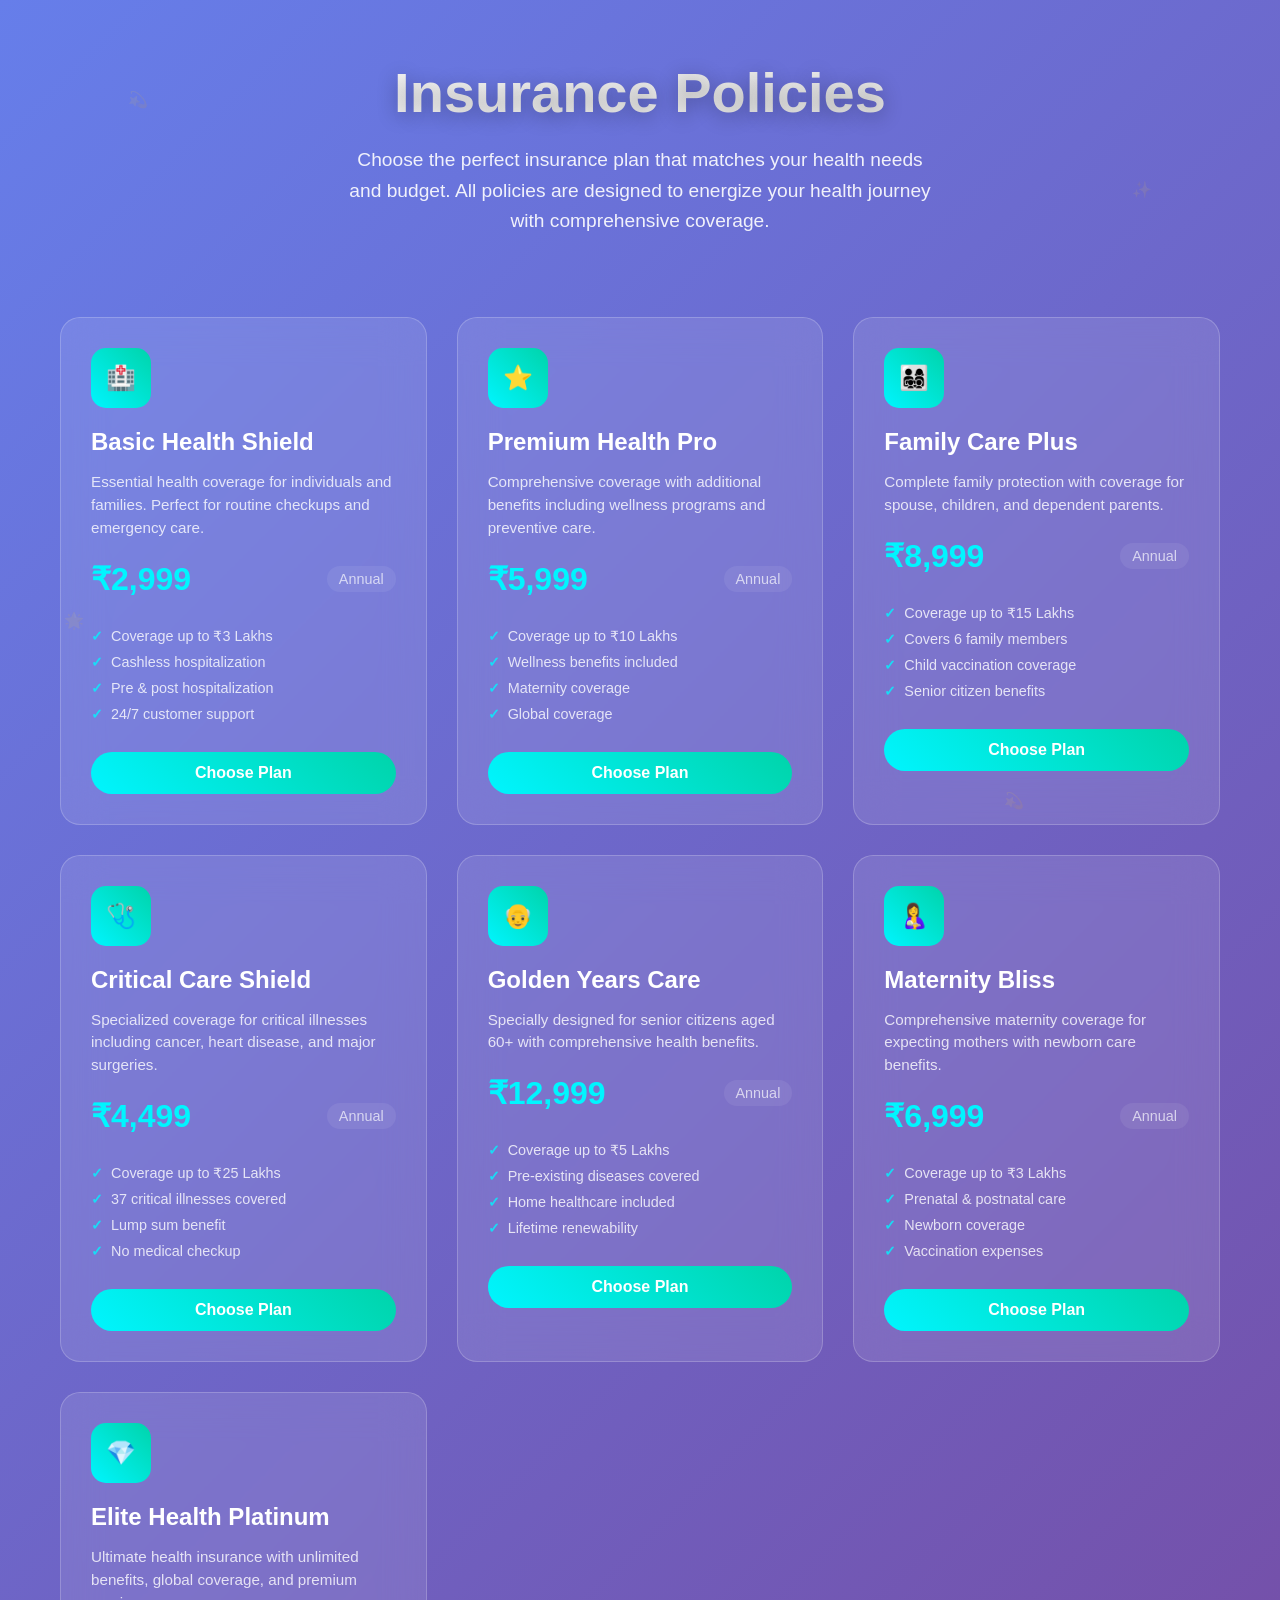
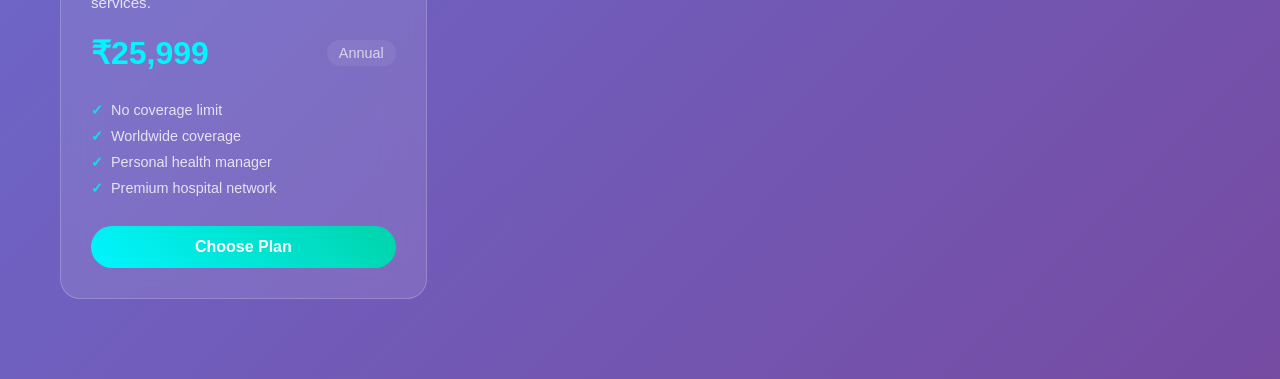
<file: VIORA-main/login/insurance.html>
<!DOCTYPE html>
<html lang="en">
<head>
    <meta charset="UTF-8">
    <meta name="viewport" content="width=device-width, initial-scale=1.0">
    <title>VIORA - Insurance Policies</title>
    <style>
        * {
            margin: 0;
            padding: 0;
            box-sizing: border-box;
        }

        body {
            font-family: 'Arial', sans-serif;
            background: linear-gradient(135deg, #667eea 0%, #764ba2 100%);
            min-height: 100vh;
            color: white;
            overflow-x: hidden;
        }

        .container {
            max-width: 1200px;
            margin: 0 auto;
            padding: 0 20px;
        }

        /* Header */
        .header {
            text-align: center;
            padding: 60px 0 40px;
            animation: fadeInDown 1s ease-out;
        }

        .header h1 {
            font-size: 3.5rem;
            font-weight: bold;
            margin-bottom: 20px;
            background: linear-gradient(45deg, #fff, #e0e0e0);
            -webkit-background-clip: text;
            -webkit-text-fill-color: transparent;
            background-clip: text;
            text-shadow: 0 4px 20px rgba(0,0,0,0.3);
        }

        .header p {
            font-size: 1.2rem;
            opacity: 0.9;
            max-width: 600px;
            margin: 0 auto;
            line-height: 1.6;
        }

        /* Insurance Cards Grid */
        .insurance-grid {
            display: grid;
            grid-template-columns: repeat(auto-fit, minmax(350px, 1fr));
            gap: 30px;
            padding: 40px 0 80px;
        }

        .insurance-card {
            background: rgba(255, 255, 255, 0.1);
            backdrop-filter: blur(20px);
            border: 1px solid rgba(255, 255, 255, 0.2);
            border-radius: 20px;
            padding: 30px;
            transition: all 0.4s cubic-bezier(0.175, 0.885, 0.32, 1.275);
            position: relative;
            overflow: hidden;
            opacity: 0;
            transform: translateY(50px);
            animation: slideInUp 0.8s ease-out forwards;
        }

        .insurance-card:nth-child(1) { animation-delay: 0.1s; }
        .insurance-card:nth-child(2) { animation-delay: 0.2s; }
        .insurance-card:nth-child(3) { animation-delay: 0.3s; }
        .insurance-card:nth-child(4) { animation-delay: 0.4s; }
        .insurance-card:nth-child(5) { animation-delay: 0.5s; }
        .insurance-card:nth-child(6) { animation-delay: 0.6s; }
        .insurance-card:nth-child(7) { animation-delay: 0.7s; }

        .insurance-card::before {
            content: '';
            position: absolute;
            top: -50%;
            left: -50%;
            width: 200%;
            height: 200%;
            background: linear-gradient(45deg, transparent, rgba(255,255,255,0.1), transparent);
            transform: rotate(45deg);
            transition: all 0.6s;
            opacity: 0;
        }

        .insurance-card:hover {
            transform: translateY(-10px) scale(1.02);
            box-shadow: 0 20px 40px rgba(0,0,0,0.3);
            border-color: rgba(255,255,255,0.4);
        }

        .insurance-card:hover::before {
            animation: shimmer 1s ease-in-out;
        }

        .card-icon {
            width: 60px;
            height: 60px;
            background: linear-gradient(45deg, #00f5ff, #00d4aa);
            border-radius: 15px;
            display: flex;
            align-items: center;
            justify-content: center;
            font-size: 24px;
            margin-bottom: 20px;
            transition: all 0.3s ease;
        }

        .insurance-card:hover .card-icon {
            transform: rotate(360deg) scale(1.1);
        }

        .card-title {
            font-size: 1.5rem;
            font-weight: bold;
            margin-bottom: 15px;
            color: #fff;
        }

        .card-description {
            font-size: 0.95rem;
            opacity: 0.8;
            margin-bottom: 20px;
            line-height: 1.5;
        }

        .card-details {
            display: flex;
            justify-content: space-between;
            align-items: center;
            margin-bottom: 25px;
        }

        .card-price {
            font-size: 2rem;
            font-weight: bold;
            color: #00f5ff;
        }

        .card-term {
            font-size: 0.9rem;
            opacity: 0.7;
            background: rgba(255,255,255,0.1);
            padding: 5px 12px;
            border-radius: 20px;
        }

        .card-features {
            list-style: none;
            margin-bottom: 25px;
        }

        .card-features li {
            padding: 5px 0;
            font-size: 0.9rem;
            opacity: 0.8;
            position: relative;
            padding-left: 20px;
        }

        .card-features li::before {
            content: '✓';
            position: absolute;
            left: 0;
            color: #00f5ff;
            font-weight: bold;
        }

        .card-button {
            width: 100%;
            padding: 12px 20px;
            background: linear-gradient(45deg, #00f5ff, #00d4aa);
            border: none;
            border-radius: 25px;
            color: white;
            font-weight: bold;
            cursor: pointer;
            transition: all 0.3s ease;
            font-size: 1rem;
        }

        .card-button:hover {
            transform: translateY(-2px);
            box-shadow: 0 10px 20px rgba(0,245,255,0.3);
        }

        /* Animations */
        @keyframes fadeInDown {
            from {
                opacity: 0;
                transform: translateY(-30px);
            }
            to {
                opacity: 1;
                transform: translateY(0);
            }
        }

        @keyframes slideInUp {
            to {
                opacity: 1;
                transform: translateY(0);
            }
        }

        @keyframes shimmer {
            0% { transform: translateX(-100%) translateY(-100%) rotate(45deg); opacity: 0; }
            50% { opacity: 1; }
            100% { transform: translateX(100%) translateY(100%) rotate(45deg); opacity: 0; }
        }

        /* Floating particles */
        .particle {
            position: fixed;
            pointer-events: none;
            opacity: 0.1;
            animation: float 6s ease-in-out infinite;
        }

        @keyframes float {
            0%, 100% { transform: translateY(0) rotate(0deg); }
            50% { transform: translateY(-20px) rotate(180deg); }
        }

        /* Responsive Design */
        @media (max-width: 768px) {
            .header h1 {
                font-size: 2.5rem;
            }
            
            .insurance-grid {
                grid-template-columns: 1fr;
                gap: 20px;
            }
            
            .insurance-card {
                padding: 25px;
            }
            
            .container {
                padding: 0 15px;
            }
        }

        @media (max-width: 480px) {
            .header h1 {
                font-size: 2rem;
            }
            
            .header p {
                font-size: 1rem;
            }
            
            .card-details {
                flex-direction: column;
                align-items: flex-start;
                gap: 10px;
            }
        }
    </style>
</head>
<body>
    <div class="container">
        <header class="header">
            <h1>Insurance Policies</h1>
            <p>Choose the perfect insurance plan that matches your health needs and budget. All policies are designed to energize your health journey with comprehensive coverage.</p>
        </header>

        <div class="insurance-grid">
            <!-- Card 1: Basic Health Insurance -->
            <div class="insurance-card">
                <div class="card-icon">🏥</div>
                <h3 class="card-title">Basic Health Shield</h3>
                <p class="card-description">Essential health coverage for individuals and families. Perfect for routine checkups and emergency care.</p>
                <div class="card-details">
                    <div class="card-price">₹2,999</div>
                    <div class="card-term">Annual</div>
                </div>
                <ul class="card-features">
                    <li>Coverage up to ₹3 Lakhs</li>
                    <li>Cashless hospitalization</li>
                    <li>Pre & post hospitalization</li>
                    <li>24/7 customer support</li>
                </ul>
                <button class="card-button">Choose Plan</button>
            </div>

            <!-- Card 2: Premium Health Insurance -->
            <div class="insurance-card">
                <div class="card-icon">⭐</div>
                <h3 class="card-title">Premium Health Pro</h3>
                <p class="card-description">Comprehensive coverage with additional benefits including wellness programs and preventive care.</p>
                <div class="card-details">
                    <div class="card-price">₹5,999</div>
                    <div class="card-term">Annual</div>
                </div>
                <ul class="card-features">
                    <li>Coverage up to ₹10 Lakhs</li>
                    <li>Wellness benefits included</li>
                    <li>Maternity coverage</li>
                    <li>Global coverage</li>
                </ul>
                <button class="card-button">Choose Plan</button>
            </div>

            <!-- Card 3: Family Health Insurance -->
            <div class="insurance-card">
                <div class="card-icon">👨‍👩‍👧‍👦</div>
                <h3 class="card-title">Family Care Plus</h3>
                <p class="card-description">Complete family protection with coverage for spouse, children, and dependent parents.</p>
                <div class="card-details">
                    <div class="card-price">₹8,999</div>
                    <div class="card-term">Annual</div>
                </div>
                <ul class="card-features">
                    <li>Coverage up to ₹15 Lakhs</li>
                    <li>Covers 6 family members</li>
                    <li>Child vaccination coverage</li>
                    <li>Senior citizen benefits</li>
                </ul>
                <button class="card-button">Choose Plan</button>
            </div>

            <!-- Card 4: Critical Illness Insurance -->
            <div class="insurance-card">
                <div class="card-icon">🩺</div>
                <h3 class="card-title">Critical Care Shield</h3>
                <p class="card-description">Specialized coverage for critical illnesses including cancer, heart disease, and major surgeries.</p>
                <div class="card-details">
                    <div class="card-price">₹4,499</div>
                    <div class="card-term">Annual</div>
                </div>
                <ul class="card-features">
                    <li>Coverage up to ₹25 Lakhs</li>
                    <li>37 critical illnesses covered</li>
                    <li>Lump sum benefit</li>
                    <li>No medical checkup</li>
                </ul>
                <button class="card-button">Choose Plan</button>
            </div>

            <!-- Card 5: Senior Citizen Insurance -->
            <div class="insurance-card">
                <div class="card-icon">👴</div>
                <h3 class="card-title">Golden Years Care</h3>
                <p class="card-description">Specially designed for senior citizens aged 60+ with comprehensive health benefits.</p>
                <div class="card-details">
                    <div class="card-price">₹12,999</div>
                    <div class="card-term">Annual</div>
                </div>
                <ul class="card-features">
                    <li>Coverage up to ₹5 Lakhs</li>
                    <li>Pre-existing diseases covered</li>
                    <li>Home healthcare included</li>
                    <li>Lifetime renewability</li>
                </ul>
                <button class="card-button">Choose Plan</button>
            </div>

            <!-- Card 6: Maternity Insurance -->
            <div class="insurance-card">
                <div class="card-icon">🤱</div>
                <h3 class="card-title">Maternity Bliss</h3>
                <p class="card-description">Comprehensive maternity coverage for expecting mothers with newborn care benefits.</p>
                <div class="card-details">
                    <div class="card-price">₹6,999</div>
                    <div class="card-term">Annual</div>
                </div>
                <ul class="card-features">
                    <li>Coverage up to ₹3 Lakhs</li>
                    <li>Prenatal & postnatal care</li>
                    <li>Newborn coverage</li>
                    <li>Vaccination expenses</li>
                </ul>
                <button class="card-button">Choose Plan</button>
            </div>

            <!-- Card 7: Super Premium Insurance -->
            <div class="insurance-card">
                <div class="card-icon">💎</div>
                <h3 class="card-title">Elite Health Platinum</h3>
                <p class="card-description">Ultimate health insurance with unlimited benefits, global coverage, and premium services.</p>
                <div class="card-details">
                    <div class="card-price">₹25,999</div>
                    <div class="card-term">Annual</div>
                </div>
                <ul class="card-features">
                    <li>No coverage limit</li>
                    <li>Worldwide coverage</li>
                    <li>Personal health manager</li>
                    <li>Premium hospital network</li>
                </ul>
                <button class="card-button">Choose Plan</button>
            </div>
        </div>
    </div>

    <!-- Floating Particles -->
    <div class="particle" style="top: 10%; left: 10%; animation-delay: 0s;">💫</div>
    <div class="particle" style="top: 20%; right: 10%; animation-delay: 1s;">✨</div>
    <div class="particle" style="bottom: 30%; left: 5%; animation-delay: 2s;">🌟</div>
    <div class="particle" style="bottom: 10%; right: 20%; animation-delay: 3s;">💫</div>

    <script>
        // Scroll animations
        const observerOptions = {
            threshold: 0.1,
            rootMargin: '0px 0px -50px 0px'
        };

        const observer = new IntersectionObserver((entries) => {
            entries.forEach(entry => {
                if (entry.isIntersecting) {
                    entry.target.style.animationPlayState = 'running';
                }
            });
        }, observerOptions);

        // Observe all insurance cards
        document.querySelectorAll('.insurance-card').forEach(card => {
            observer.observe(card);
        });

        // Add interactive button effects
        document.querySelectorAll('.card-button').forEach(button => {
            button.addEventListener('click', function() {
                this.style.transform = 'scale(0.95)';
                setTimeout(() => {
                    this.style.transform = 'translateY(-2px)';
                }, 150);
            });
        });

        // Parallax effect for particles
        window.addEventListener('scroll', () => {
            const scrolled = window.pageYOffset;
            const parallaxElements = document.querySelectorAll('.particle');
            
            parallaxElements.forEach((element, index) => {
                const speed = 0.5 + (index * 0.1);
                element.style.transform = `translateY(${scrolled * speed}px) rotate(${scrolled * 0.1}deg)`;
            });
        });

        // Add hover sound effect simulation
        document.querySelectorAll('.insurance-card').forEach(card => {
            card.addEventListener('mouseenter', function() {
                this.style.transition = 'all 0.4s cubic-bezier(0.175, 0.885, 0.32, 1.275)';
            });
        });
    </script>
</body>
</html>
</file>
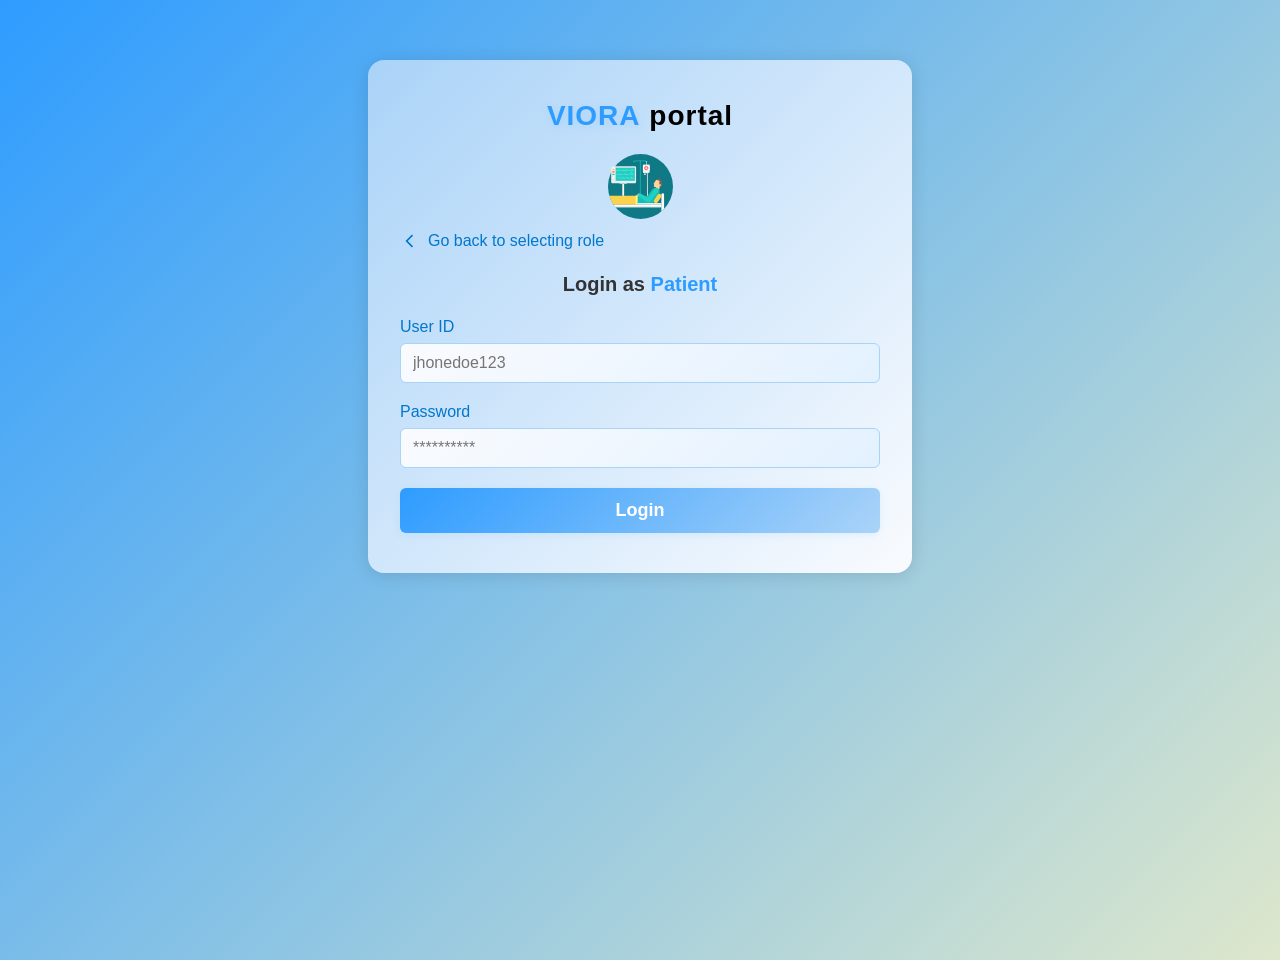
<file: VIORA-main/login/patient-login.html>
<!DOCTYPE html>
<html lang="en">
<head>
    <meta charset="UTF-8">
    <title>Patient Login</title>
    <meta name="viewport" content="width=device-width, initial-scale=1.0">
    <link rel="icon" type="image/png" href="images/favicon.png">
    <style>
        body {
            font-family: Arial, sans-serif;
            margin: 0;
            padding: 0;
            min-height: 100vh;
            background: linear-gradient(135deg, #2E9CFF 0%, #DDE7CC 100%);
        }
        .container {
            max-width: 480px;
            margin: 60px auto;
            background: linear-gradient(135deg, #AAD3F8 0%, #F9FBFE 100%);
            padding: 40px 32px;
            border-radius: 16px;
            box-shadow: 0 2px 18px rgba(0,0,0,0.12);
        }
        .viora-title {
            display: flex;
            align-items: center;
            justify-content: center;
            font-size: 28px;
            font-weight: bold;
            margin-bottom: 22px;
            letter-spacing: 1px;
        }
        .viora-title .highlight {
            color: #2E9CFF;
            text-shadow: 0 2px 8px #AAD3F8;
        }

        #Patient {
            color: #2E9CFF;
            font-weight: bold;
        }

        .patient-icon {
            margin: auto 12px 0 0;
        }
        .back-link {
            display: flex;
            align-items: center;
            color: #0077cc;
            text-decoration: none;
            margin-bottom: 22px;
            font-size: 16px;
        }
        .back-link svg {
            margin-right: 8px;
        }
        .back-link:hover {
            color: #2E9CFF;
        }
        .section-title {
            text-align: center;
            font-size: 20px;
            font-weight: 600;
            margin-bottom: 22px;
            color: #333;
        }
        label {
            display: block;
            margin-bottom: 7px;
            font-weight: 500;
            color: #0077cc;
        }
        input {
            width: 100%;
            padding: 10px 12px;
            margin-bottom: 20px;
            border: 1px solid #AAD3F8;
            border-radius: 6px;
            font-size: 16px;
            background: linear-gradient(135deg, #F9FBFE 0%, #E3F1FF 100%);
            color: #2E9CFF;
            transition: border 0.2s;
            box-sizing: border-box;
        }
        input:focus {
            border-color: #2E9CFF;
            outline: none;
        }
        button {
            width: 100%;
            padding: 12px;
            background: linear-gradient(135deg, #2E9CFF 0%, #AAD3F8 100%);
            color: #fff;
            border: none;
            border-radius: 6px;
            font-size: 18px;
            font-weight: 600;
            cursor: pointer;
            box-shadow: 0 2px 8px rgba(46,156,255,0.10);
            transition: background 0.2s;
        }
        button:hover {
            background: linear-gradient(135deg, #0077cc 0%, #2E9CFF 100%);
        }
    </style>
</head>
<body>
    <div class="container">
        <div class="viora-title">
            <span class="highlight">VIORA</span>&nbsp;portal
        </div>
<img src="patient.svg" alt="Patient Icon" width="65" height="65" style="display: block; margin: 0 auto 12px auto;">
        <a href="index.html" class="back-link">
            <svg width="20" height="20" fill="none" stroke="currentColor" stroke-width="2" viewBox="0 0 24 24">
                <path d="M15 19l-7-7 7-7"/>
            </svg>
            Go back to selecting role
        </a>
        
        <div class="section-title">Login as <span id="Patient">Patient</span></div>
        
        <form>
            <label for="userid">User ID</label>
            <input type="text" id="userid" name="userid" placeholder="jhonedoe123" required>

            <label for="password">Password</label>
            <input type="password" id="password" name="password" placeholder="**********" required>

            <button type="submit">Login</button>
        </form>
    </div>
</body>
</html>
</file>
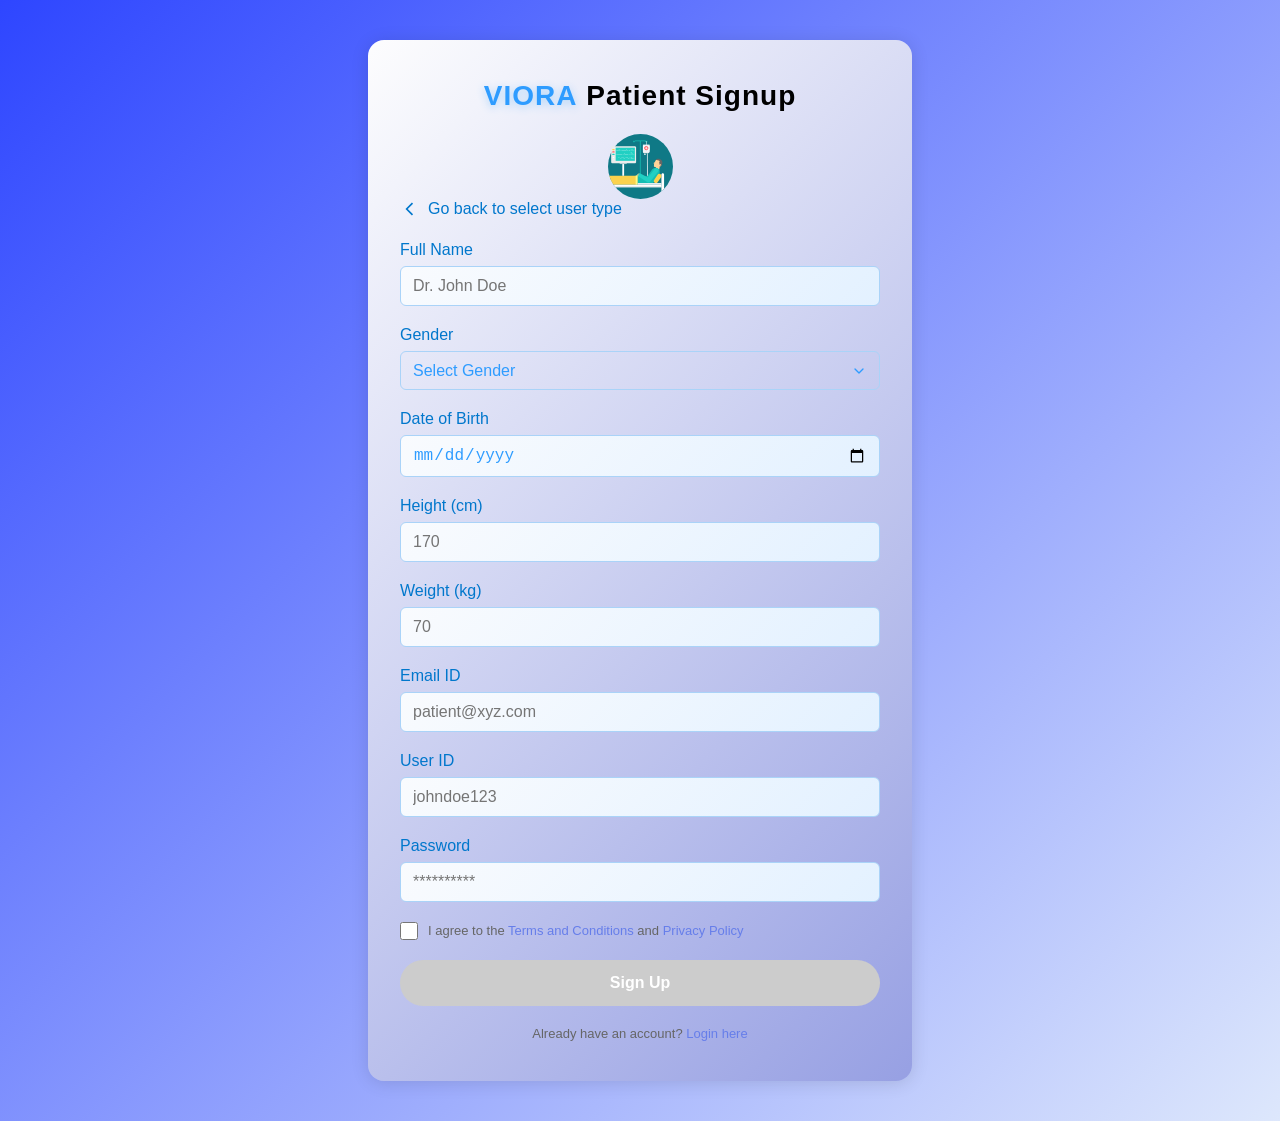
<file: VIORA-main/login/patient-signup.html>
<!DOCTYPE html>
<html lang="en">
<head>
    <meta charset="UTF-8">
    <title>Patient Signup</title>
    <meta name="viewport" content="width=device-width, initial-scale=1.0">
    <link rel="icon" type="image/png" href="images/favicon.png">
    <style>
        body {
            font-family: Arial, sans-serif;
            margin: 0;
            padding: 0;
            min-height: 100vh;
            background: linear-gradient(135deg, #2E46FF 0%, #DDE7FC 100%);
        }
        .container {
            max-width: 480px;
            margin: 40px auto;
            background: linear-gradient(135deg, #FDFDFE 0%, #97A0E3 100%);
            padding: 40px 32px;
            border-radius: 16px;
            box-shadow: 0 2px 18px rgba(0,0,0,0.12);
        }
        .viora-title {
            display: flex;
            align-items: center;
            justify-content: center;
            font-size: 28px;
            font-weight: bold;
            margin-bottom: 22px;
            letter-spacing: 1px;
        }
        .viora-title .highlight {
            color: #2E9CFF;
            text-shadow: 0 2px 8px #AAD3F8;
        }

        .doctor-icon {
            margin-bottom: 20px;
        }
        
        .back-link {
            display: flex;
            align-items: center;
            color: #0077cc;
            text-decoration: none;
            margin-bottom: 22px;
            font-size: 16px;
        }
        .back-link svg {
            margin-right: 8px;
        }
        .back-link:hover {
            color: #2E9CFF;
        }
        .section-title {
            text-align: center;
            font-size: 20px;
            font-weight: 600;
            margin-bottom: 22px;
            color: #333;
        }
        label {
            display: block;
            margin-bottom: 7px;
            font-weight: 500;
            color: #0077cc;
        }
        input[type="text"], input[type="email"], input[type="password"], select,input[type="date"], input[type="number"] {
            width: 100%;
            padding: 10px 12px;
            margin-bottom: 20px;
            border: 1px solid #AAD3F8;
            border-radius: 6px;
            font-size: 16px;
            background: linear-gradient(135deg, #F9FBFE 0%, #E3F1FF 100%);
            color: #2E9CFF;
            transition: border 0.2s;
            box-sizing: border-box;
        }
        input[type="text"]:focus, input[type="email"]:focus, input[type="password"]:focus, select:focus,input[type="date"]:focus, input[type="number"]:focus {
            border-color: #2E9CFF;
            outline: none;
        }
        select {
            appearance: none;
            background-image: url("data:image/svg+xml;charset=UTF-8,%3csvg xmlns='http://www.w3.org/2000/svg' viewBox='0 0 24 24' fill='none' stroke='%232E9CFF' stroke-width='2' stroke-linecap='round' stroke-linejoin='round'%3e%3cpolyline points='6,9 12,15 18,9'%3e%3c/polyline%3e%3c/svg%3e");
            background-repeat: no-repeat;
            background-position: right 12px center;
            background-size: 16px;
            padding-right: 40px;
        }
        .checkbox-container {
            display: flex;
            align-items: flex-start;
            margin-bottom: 20px;
            gap: 10px;
        }
        input[type="checkbox"] {
            margin: 0;
            width: auto;
            min-width: 18px;
            height: 18px;
            accent-color: #667eea;
        }
        .checkbox-label {
            margin: 0;
            color: #666;
            font-size: 13px;
            line-height: 1.4;
            cursor: pointer;
        }
        .checkbox-label a {
            color: #667eea;
            text-decoration: none;
        }
        .checkbox-label a:hover {
            text-decoration: underline;
        }
        button {
            width: 100%;
            padding: 14px;
            background: linear-gradient(135deg, #667eea 0%, #764ba2 100%);
            color: #fff;
            border: none;
            border-radius: 25px;
            font-size: 16px;
            font-weight: 600;
            cursor: pointer;
            box-shadow: 0 4px 15px rgba(102, 126, 234, 0.3);
            transition: all 0.3s ease;
        }
        button:hover {
            transform: translateY(-2px);
            box-shadow: 0 6px 20px rgba(102, 126, 234, 0.4);
        }
        button:disabled {
            background: #ccc;
            cursor: not-allowed;
            transform: none;
            box-shadow: none;
        }
        .login-link {
            text-align: center;
            margin-top: 20px;
            font-size: 13px;
            color: #666;
        }
        .login-link a {
            color: #667eea;
            text-decoration: none;
            font-weight: 500;
        }
        .login-link a:hover {
            text-decoration: underline;
        }
    </style>
</head>
<body>
    <div class="container">
        <div class="viora-title">
            <span class="highlight">VIORA</span>&nbsp;Patient Signup
        </div>
        
        <div class="Patient-icon">
            <img src="patient.svg" alt="Doctor Icon" width="65" height="65" style="display: block; margin: 0 auto;">
        </div>
        
        <a href="index.html" class="back-link">
            <svg width="20" height="20" fill="none" stroke="currentColor" stroke-width="2" viewBox="0 0 24 24">
                <path d="M15 19l-7-7 7-7"/>
            </svg>
           Go back to select user type
        </a>
        
        <form id="patientSignupForm">
            <label for="name">Full Name</label>
            <input type="text" id="name" name="name" placeholder="Dr. John Doe" required>

            <label for="gender">Gender</label>
            <select id="gender" name="gender" required>
                <option value="" disabled selected>Select Gender</option>
                <option value="male">Male</option>
                <option value="female">Female</option>
                <option value="other">Other</option>
            </select>

            <label for="date of birth">Date of Birth</label>
            <input type="date" id="dob" name="dob" required>

            <label for="height">Height (cm)</label>
            <input type="number" id="height" name="height" placeholder="170" >

            <label for="weight">Weight (kg)</label>
            <input type="number" id="weight" name="weight" placeholder="70" >

            <label for="email">Email ID</label>
            <input type="email" id="email" name="email" placeholder="patient@xyz.com" required>

            

         

            <label for="userid">User ID</label>
            <input type="text" id="userid" name="userid" placeholder="johndoe123" required>

            <label for="password">Password</label>
            <input type="password" id="password" name="password" placeholder="**********" required>

            <div class="checkbox-container">
                <input type="checkbox" id="terms" name="terms" required>
                <label for="terms" class="checkbox-label">
                    I agree to the <a href="#" target="_blank">Terms and Conditions</a> and <a href="#" target="_blank">Privacy Policy</a>
                </label>
            </div>

            <button type="submit">Sign Up</button>
        </form>

        <div class="login-link">
            Already have an account? <a href="patient-login.html">Login here</a>
        </div>
    </div>

    <script>
        document.getElementById('patientSignupForm').addEventListener('submit', function(e) {
            e.preventDefault();
            
            const formData = new FormData(this);
            const signupData = Object.fromEntries(formData);
            
            // Check if terms are accepted
            if (!document.getElementById('terms').checked) {
                alert('Please accept the Terms and Conditions to proceed.');
                return;
            }
            
            console.log('Patient signup data:', signupData);
            
            // Here you would typically send the data to your server
            // For now, we'll just show a success message
            alert('Signup successful! Please check your email for verification.');
            
            // Optionally redirect to login page
            // window.location.href = 'doctor-login.html';
        });

        // Enable/disable submit button based on checkbox
        const termsCheckbox = document.getElementById('terms');
        const submitButton = document.querySelector('button[type="submit"]');
        
        termsCheckbox.addEventListener('change', function() {
            submitButton.disabled = !this.checked;
        });

        // Initially disable submit button
        submitButton.disabled = true;
    </script>
</body>
</html>
</file>
<file: VIORA-main/style.css>
* {
            margin: 0;
            padding: 0;
            box-sizing: border-box;
        }

        body {
            font-family: 'Poppins', sans-serif;
            overflow-x: hidden;
            background: #0a0a0a;
        }

        /* Landing Page Styles */
        .landing-container {
            position: fixed;
            top: 0;
            left: 0;
            width: 100vw;
            height: 100vh;
            background: linear-gradient(135deg, #667eea 0%, #764ba2 100%);
            display: flex;
            align-items: center;
            justify-content: center;
            z-index: 1000;
            transition: all 0.8s cubic-bezier(0.4, 0, 0.2, 1);
        }

        .landing-container.hidden {
            transform: translateY(-100vh);
            opacity: 0;
            pointer-events: none;
        }

        .bg-animation {
            position: absolute;
            width: 100%;
            height: 100%;
            overflow: hidden;
        }

        .floating-orb {
            position: absolute;
            border-radius: 50%;
            filter: blur(1px);
            animation: float 6s ease-in-out infinite;
            transition: transform 0.3s ease;
        }

        .orb-1 {
            width: 80px;
            height: 80px;
            background: rgba(255, 255, 255, 0.1);
            top: 20%;
            left: 10%;
            animation-delay: 0s;
        }

        .orb-2 {
            width: 120px;
            height: 120px;
            background: rgba(255, 255, 255, 0.05);
            top: 60%;
            right: 15%;
            animation-delay: 2s;
        }

        .orb-3 {
            width: 60px;
            height: 60px;
            background: rgba(255, 255, 255, 0.15);
            bottom: 30%;
            left: 60%;
            animation-delay: 4s;
        }

        .pulse-ring {
            position: absolute;
            top: 50%;
            left: 50%;
            width: 300px;
            height: 300px;
            border: 2px solid rgba(255, 255, 255, 0.1);
            border-radius: 50%;
            transform: translate(-50%, -50%);
            animation: pulse 4s ease-in-out infinite;
        }

        .pulse-ring:nth-child(5) { animation-delay: 1s; }
        .pulse-ring:nth-child(6) { animation-delay: 2s; }

        @keyframes float {
            0%, 100% { transform: translateY(0px); }
            50% { transform: translateY(-20px); }
        }

        @keyframes pulse {
            0%, 100% { 
                transform: translate(-50%, -50%) scale(1);
                opacity: 0.3;
            }
            50% { 
                transform: translate(-50%, -50%) scale(1.1);
                opacity: 0.1;
            }
        }

        .content {
            text-align: center;
            color: white;
            z-index: 10;
            position: relative;
        }

        .logo {
            font-size: 4rem;
            font-weight: 700;
            margin-bottom: 0.5rem;
            background: linear-gradient(45deg, #fff, #f0f8ff);
            -webkit-background-clip: text;
            background-clip: text;
            -webkit-text-fill-color: transparent;
            text-shadow: 0 0 30px rgba(255, 255, 255, 0.3);
        }

        .tagline {
            font-size: 1.2rem;
            margin-bottom: 2rem;
            opacity: 0.9;
            font-weight: 300;
        }

        .description {
            max-width: 600px;
            font-size: 1.1rem;
            line-height: 1.6;
            margin-bottom: 3rem;
            opacity: 0.8;
        }

        .enter-btn {
            background: linear-gradient(45deg, #10b981, #06d6a0);
            border: none;
            padding: 15px 30px;
            border-radius: 50px;
            color: white;
            font-size: 1.1rem;
            font-weight: 600;
            cursor: pointer;
            display: inline-flex;
            align-items: center;
            gap: 10px;
            transition: all 0.3s ease;
            box-shadow: 0 10px 30px rgba(16, 185, 129, 0.3);
        }

        .enter-btn:hover {
            transform: translateY(-3px);
            box-shadow: 0 15px 40px rgba(16, 185, 129, 0.4);
        }

        .arrow {
            transition: transform 0.3s ease;
        }

        .enter-btn:hover .arrow {
            transform: translateX(5px);
        }

        /* Dashboard Navigation */
        .dashboard-nav {
            position: fixed;
            top: 0;
            left: 0;
            width: 100%;
            background: rgba(255, 255, 255, 0.95);
            backdrop-filter: blur(10px);
            padding: 1rem 2rem;
            display: flex;
            justify-content: space-between;
            align-items: center;
            z-index: 999;
            transform: translateY(-100%);
            transition: transform 0.5s ease;
            box-shadow: 0 2px 20px rgba(0, 0, 0, 0.1);
        }

        .dashboard-nav.active {
            transform: translateY(0);
        }

        .nav-brand {
            display: flex;
            align-items: center;
            gap: 1rem;
        }

        .nav-logo {
            font-size: 1.5rem;
            font-weight: 700;
            color: #10b981;
        }

        .nav-tagline {
            font-size: 0.9rem;
            color: #666;
        }

        .nav-menu {
            display: flex;
            gap: 2rem;
        }

        .nav-item {
            text-decoration: none;
            color: #333;
            font-weight: 500;
            transition: color 0.3s ease;
        }

        .nav-item:hover {
            color: #10b981;
        }

        .nav-actions {
            display: flex;
            gap: 1rem;
        }

        /* Dashboard Content */
        .dashboard-content {
            display: none;
            min-height: 100vh;
            background: linear-gradient(135deg, #f8fafc 0%, #e2e8f0 100%);
            padding-top: 80px;
        }

        .dashboard-content.active {
            display: block;
        }

        .hero-section {
            padding: 4rem 2rem;
            max-width: 1200px;
            margin: 0 auto;
        }

        .hero-content {
            display: grid;
            grid-template-columns: 1fr 1fr;
            gap: 3rem;
            align-items: center;
        }

        .hero-title {
            font-size: 3rem;
            font-weight: 700;
            color: #1f2937;
            margin-bottom: 1rem;
        }

        .hero-subtitle {
            font-size: 1.2rem;
            color: #6b7280;
            margin-bottom: 2rem;
            line-height: 1.6;
        }

        .hero-actions {
            display: flex;
            gap: 1rem;
        }

        .primary-btn, .secondary-btn {
            padding: 12px 24px;
            border-radius: 8px;
            font-weight: 600;
            cursor: pointer;
            transition: all 0.3s ease;
            border: none;
        }

        .primary-btn {
            background: linear-gradient(45deg, #10b981, #06d6a0);
            color: white;
        }

        .secondary-btn {
            background: transparent;
            color: #10b981;
            border: 2px solid #10b981;
        }

        .primary-btn:hover, .secondary-btn:hover {
            transform: translateY(-2px);
            box-shadow: 0 10px 25px rgba(16, 185, 129, 0.3);
        }

        .hero-visual {
            display: flex;
            justify-content: center;
            align-items: center;
        }

        .health-icon {
            font-size: 8rem;
            animation: float 3s ease-in-out infinite;
        }

        .stats-section {
            padding: 3rem 2rem;
            background: white;
        }

        .stats-container {
            max-width: 1200px;
            margin: 0 auto;
            display: grid;
            grid-template-columns: repeat(auto-fit, minmax(250px, 1fr));
            gap: 2rem;
        }

        .stat-card {
            text-align: center;
            padding: 2rem;
            border-radius: 12px;
            background: linear-gradient(45deg, #f8fafc, #e2e8f0);
            transition: transform 0.3s ease;
        }

        .stat-card:hover {
            transform: translateY(-5px);
        }

        .stat-icon {
            font-size: 3rem;
            margin-bottom: 1rem;
        }

        .stat-number {
            font-size: 2.5rem;
            font-weight: 700;
            color: #10b981;
            margin-bottom: 0.5rem;
        }

        .stat-label {
            color: #6b7280;
            font-weight: 500;
        }

        .services-section {
            padding: 4rem 2rem;
            max-width: 1200px;
            margin: 0 auto;
        }

        .section-header {
            text-align: center;
            margin-bottom: 3rem;
        }

        .section-header h2 {
            font-size: 2.5rem;
            font-weight: 700;
            color: #1f2937;
            margin-bottom: 1rem;
        }

        .section-header p {
            font-size: 1.2rem;
            color: #6b7280;
        }

        .services-grid {
            display: grid;
            grid-template-columns: repeat(auto-fit, minmax(300px, 1fr));
            gap: 2rem;
        }

        .service-card {
            background: white;
            padding: 2rem;
            border-radius: 12px;
            box-shadow: 0 4px 25px rgba(0, 0, 0, 0.1);
            transition: all 0.3s ease;
            border-top: 4px solid #10b981;
        }

        .service-card:hover {
            transform: translateY(-5px);
            box-shadow: 0 10px 40px rgba(0, 0, 0, 0.15);
        }

        .service-icon {
            font-size: 3rem;
            margin-bottom: 1rem;
        }

        .service-card h3 {
            font-size: 1.5rem;
            font-weight: 600;
            color: #1f2937;
            margin-bottom: 1rem;
        }

        .service-card p {
            color: #6b7280;
            line-height: 1.6;
            margin-bottom: 1rem;
        }

        .service-price {
            font-weight: 600;
            color: #10b981;
            font-size: 1.1rem;
        }

        @media (max-width: 768px) {
            .logo {
                font-size: 3rem;
            }

            .hero-content {
                grid-template-columns: 1fr;
                text-align: center;
            }

            .hero-title {
                font-size: 2rem;
            }

            .nav-menu {
                display: none;
            }

            .dashboard-nav {
                padding: 1rem;
            }
        }
        /* Contact Us Page Styles */
#ContactUs {
    background: linear-gradient(135deg, #1e3a8a 0%, #1e40af 50%, #1d4ed8 100%);
    color: white;
    min-height: 100vh;
}

.contact-hero {
    padding: 6rem 2rem 4rem;
    text-align: center;
    background: linear-gradient(135deg, rgba(30, 58, 138, 0.9), rgba(29, 78, 216, 0.9));
}

.contact-hero-content {
    max-width: 800px;
    margin: 0 auto;
}

.contact-title {
    font-size: 3.5rem;
    font-weight: 700;
    margin-bottom: 1.5rem;
    background: linear-gradient(45deg, #ffffff, #e0f2fe);
    -webkit-background-clip: text;
    background-clip: text;
    -webkit-text-fill-color: transparent;
}

.contact-subtitle {
    font-size: 1.3rem;
    opacity: 0.9;
    line-height: 1.6;
}

.contact-main {
    padding: 4rem 2rem;
}

.contact-container {
    max-width: 1200px;
    margin: 0 auto;
    display: grid;
    grid-template-columns: 1fr 1fr;
    gap: 4rem;
}

.contact-form-section h2,
.contact-info-section h2 {
    font-size: 2rem;
    font-weight: 600;
    margin-bottom: 2rem;
    color: #e0f2fe;
}

.contact-form {
    background: rgba(255, 255, 255, 0.1);
    padding: 2.5rem;
    border-radius: 16px;
    backdrop-filter: blur(10px);
    border: 1px solid rgba(255, 255, 255, 0.2);
}

.form-group {
    margin-bottom: 1.5rem;
}

.form-group label {
    display: block;
    margin-bottom: 0.5rem;
    font-weight: 500;
    color: #e0f2fe;
}

.form-group input,
.form-group select,
.form-group textarea {
    width: 100%;
    padding: 12px 16px;
    border: 2px solid rgba(255, 255, 255, 0.3);
    border-radius: 8px;
    background: rgba(255, 255, 255, 0.1);
    color: white;
    font-size: 1rem;
    transition: all 0.3s ease;
}

.form-group input::placeholder,
.form-group textarea::placeholder {
    color: rgba(255, 255, 255, 0.6);
}

.form-group input:focus,
.form-group select:focus,
.form-group textarea:focus {
    outline: none;
    border-color: #10b981;
    background: rgba(255, 255, 255, 0.15);
    box-shadow: 0 0 0 3px rgba(16, 185, 129, 0.3);
}

.contact-submit-btn {
    width: 100%;
    padding: 14px;
    background: linear-gradient(45deg, #10b981, #06d6a0);
    border: none;
    border-radius: 8px;
    color: white;
    font-size: 1.1rem;
    font-weight: 600;
    cursor: pointer;
    transition: all 0.3s ease;
}

.contact-submit-btn:hover {
    transform: translateY(-2px);
    box-shadow: 0 10px 30px rgba(16, 185, 129, 0.4);
}

.contact-info-grid {
    display: grid;
    gap: 1.5rem;
}

.contact-info-card {
    background: rgba(255, 255, 255, 0.1);
    padding: 2rem;
    border-radius: 12px;
    backdrop-filter: blur(10px);
    border: 1px solid rgba(255, 255, 255, 0.2);
    transition: all 0.3s ease;
}

.contact-info-card:hover {
    background: rgba(255, 255, 255, 0.15);
    transform: translateY(-3px);
}

.contact-icon {
    font-size: 2.5rem;
    margin-bottom: 1rem;
}

.contact-info-card h3 {
    font-size: 1.3rem;
    font-weight: 600;
    margin-bottom: 0.5rem;
    color: #e0f2fe;
}

.contact-info-card p {
    opacity: 0.8;
    margin-bottom: 1rem;
}

.contact-link {
    color: #10b981;
    text-decoration: none;
    font-weight: 500;
    transition: color 0.3s ease;
}

.contact-link:hover {
    color: #06d6a0;
}

.contact-address,
.contact-hours {
    display: block;
    opacity: 0.9;
    line-height: 1.5;
}

.emergency-contact {
    background: linear-gradient(45deg, #dc2626, #ef4444);
    padding: 2.5rem;
    border-radius: 12px;
    text-align: center;
    margin-top: 2rem;
    border: 1px solid rgba(255, 255, 255, 0.2);
}

.emergency-icon {
    font-size: 3rem;
    margin-bottom: 1rem;
}

.emergency-contact h3 {
    font-size: 1.5rem;
    font-weight: 600;
    margin-bottom: 1rem;
}

.emergency-contact p {
    margin-bottom: 1.5rem;
    opacity: 0.9;
}

.emergency-btn {
    display: inline-block;
    background: white;
    color: #dc2626;
    padding: 12px 24px;
    border-radius: 8px;
    text-decoration: none;
    font-weight: 600;
    transition: all 0.3s ease;
}

.emergency-btn:hover {
    transform: translateY(-2px);
    box-shadow: 0 10px 25px rgba(255, 255, 255, 0.3);
}

.faq-section {
    background: rgba(30, 58, 138, 0.3);
    padding: 4rem 2rem;
}

.faq-container {
    max-width: 1000px;
    margin: 0 auto;
}

.faq-section h2 {
    font-size: 2.5rem;
    font-weight: 600;
    text-align: center;
    margin-bottom: 3rem;
    color: #e0f2fe;
}

.faq-grid {
    display: grid;
    grid-template-columns: repeat(auto-fit, minmax(300px, 1fr));
    gap: 2rem;
}

.faq-item {
    background: rgba(255, 255, 255, 0.1);
    padding: 2rem;
    border-radius: 12px;
    backdrop-filter: blur(10px);
    border: 1px solid rgba(255, 255, 255, 0.2);
    transition: all 0.3s ease;
}

.faq-item:hover {
    background: rgba(255, 255, 255, 0.15);
    transform: translateY(-3px);
}

.faq-item h4 {
    font-size: 1.2rem;
    font-weight: 600;
    margin-bottom: 1rem;
    color: #e0f2fe;
}

.faq-item p {
    opacity: 0.9;
    line-height: 1.6;
}

/* Responsive Design */
@media (max-width: 768px) {
    .contact-container {
        grid-template-columns: 1fr;
        gap: 2rem;
    }

    .contact-title {
        font-size: 2.5rem;
    }

    .contact-hero {
        padding: 4rem 1rem 2rem;
    }

    .contact-main {
        padding: 2rem 1rem;
    }

    .contact-form {
        padding: 1.5rem;
    }

    .faq-section {
        padding: 2rem 1rem;
    }
}
</file>
